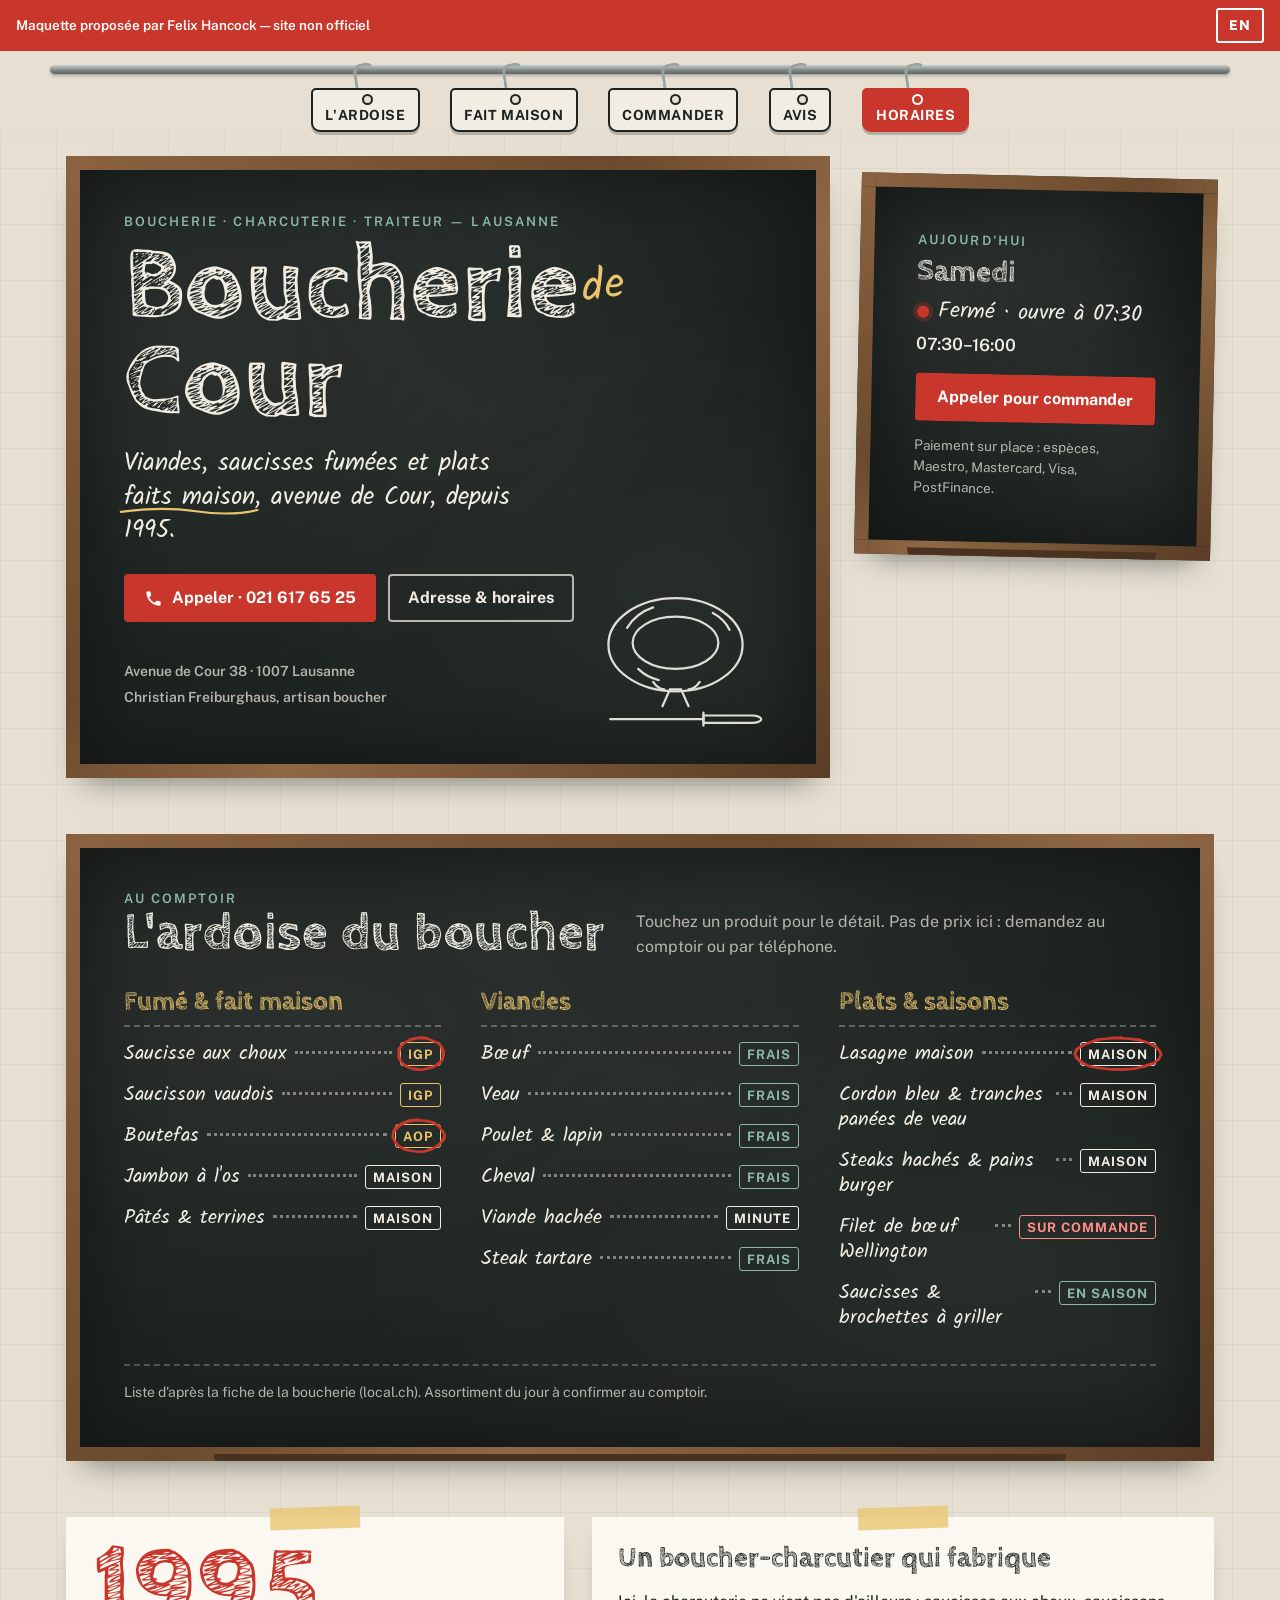
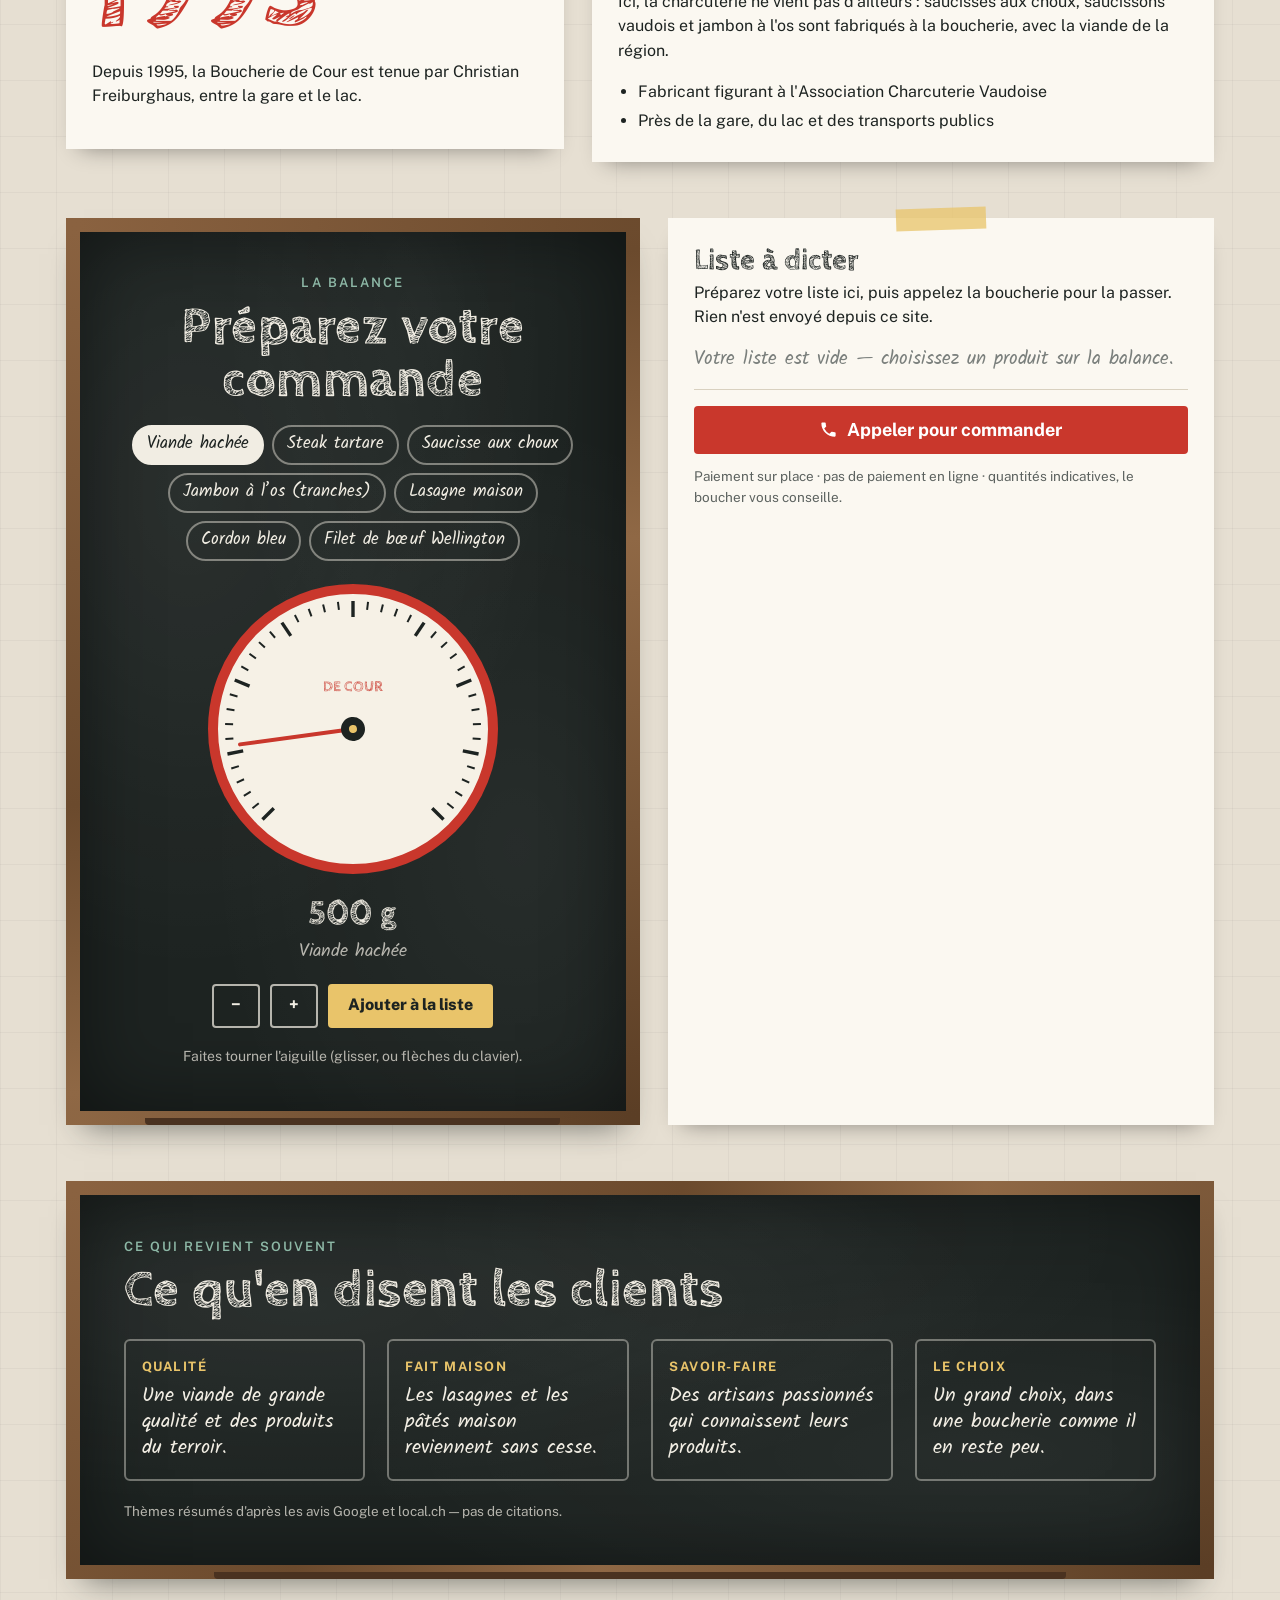
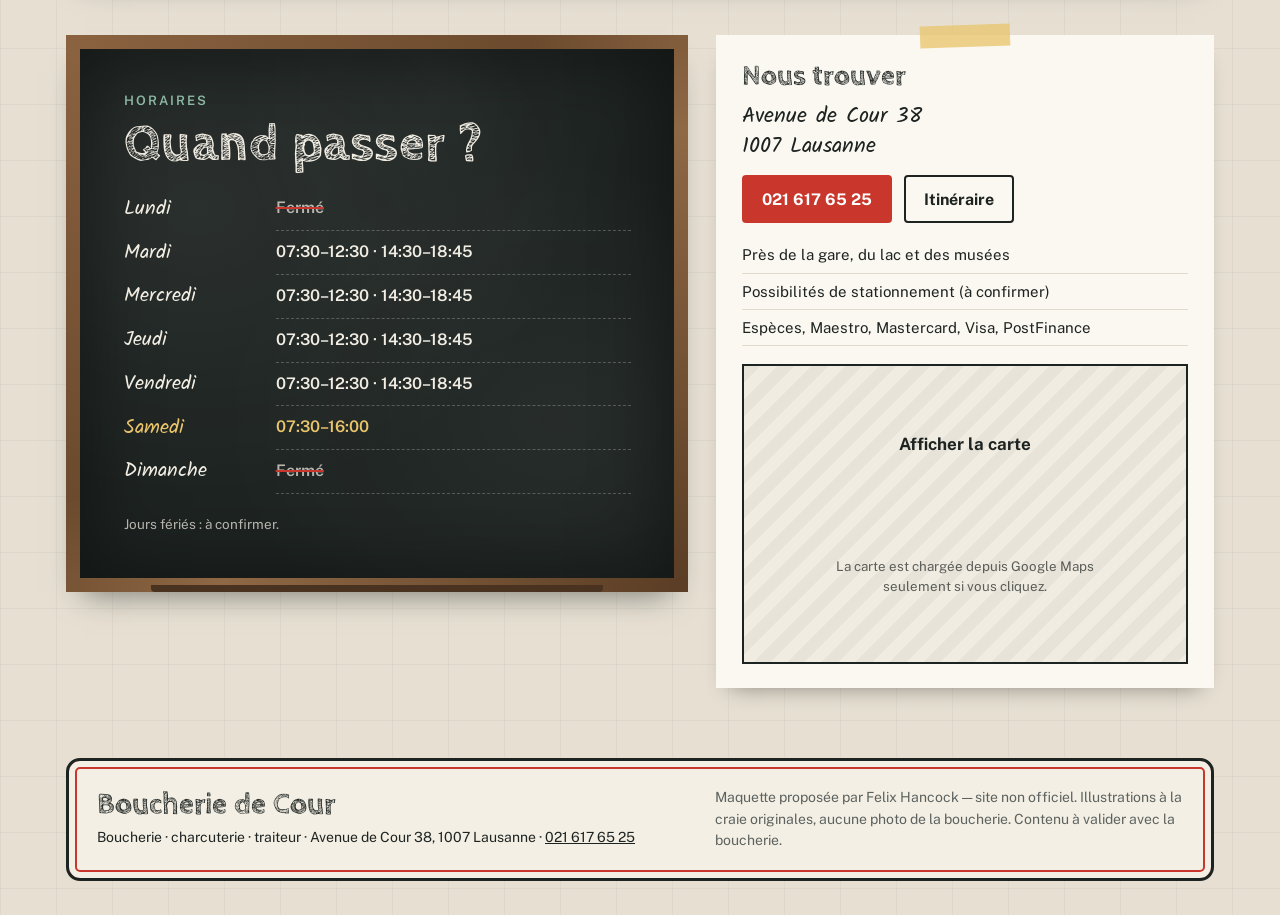
<file: boucherie-de-cour/index.html>
<!doctype html>
<html lang="fr">
<head>
<meta charset="utf-8">
<meta name="viewport" content="width=device-width,initial-scale=1">
<meta name="robots" content="noindex">
<title>Boucherie de Cour — boucherie artisanale, Lausanne (maquette)</title>
<meta name="description" content="Maquette de site pour la Boucherie de Cour, avenue de Cour 38 à Lausanne : charcuterie fumée maison, viandes, plats maison. Proposition non officielle.">
<link rel="stylesheet" href="/assets/fonts/fonts.css">
<style>
:root{
  --slate:#1D2321; --slate2:#2B3431; --chalk:#F1EDE3; --chalk2:rgba(241,237,227,.72);
  --red:#C9372C; --yellow:#E9C46A; --mint:#8DB8A6; --oak:#7A5534; --oak2:#5B3E25; --steel:#9AA3A0;
  --wall:#E6DFD2;
  --display:'Cabin Sketch','Kalam',system-ui,sans-serif;
  --hand:'Kalam','Cabin Sketch',system-ui,sans-serif;
  --body:'Public Sans',system-ui,-apple-system,Segoe UI,sans-serif;
}
*{box-sizing:border-box}
html{scroll-behavior:smooth;scroll-padding-top:110px}
body{margin:0;background:var(--wall);color:var(--slate);font:16px/1.55 var(--body);
  background-image:linear-gradient(90deg,rgba(0,0,0,.035) 1px,transparent 1px),linear-gradient(rgba(0,0,0,.035) 1px,transparent 1px);
  background-size:56px 56px;overflow-x:hidden}
[data-en]{display:none}
body.en [data-fr]{display:none}
body.en [data-en]{display:revert}
a{color:inherit}
button{font:inherit}
.vh{position:absolute!important;width:1px;height:1px;overflow:hidden;clip:rect(0 0 0 0);white-space:nowrap}
:focus-visible{outline:3px solid var(--yellow);outline-offset:3px}

/* ===== concept banner ===== */
.banner{display:flex;align-items:center;justify-content:space-between;gap:12px;padding:8px 16px;background:var(--red);color:#fff;font-size:13.5px;font-weight:600}
.banner p{margin:0}
.lang{flex:none;border:2px solid #fff;background:transparent;color:#fff;border-radius:3px;padding:5px 11px;font-weight:800;letter-spacing:.06em;cursor:pointer}
.lang:hover{background:#fff;color:var(--red)}

/* ===== hook rail nav ===== */
.rail{position:sticky;top:0;z-index:20;background:linear-gradient(var(--wall) 0 70%,rgba(230,223,210,0));padding:0 16px 10px}
.rail-inner{max-width:1180px;margin:0 auto;position:relative;padding-top:14px}
.rail-bar{position:absolute;left:0;right:0;top:14px;height:9px;border-radius:5px;background:linear-gradient(#c9d0cd,#7d8683 60%,#5d6562);box-shadow:0 2px 3px rgba(0,0,0,.25)}
.rail ul{list-style:none;margin:0;padding:0;display:flex;gap:clamp(10px,2.4vw,34px);justify-content:center;position:relative}
.rail li{flex:none}
.rail a{display:block;text-decoration:none;transform-origin:50% 0;padding-top:4px;position:relative}
.rail a::before{content:"";display:block;width:16px;height:26px;margin:-6px auto -4px;border:3px solid var(--steel);border-bottom:0;border-radius:9px 9px 0 0;border-right-color:transparent;transform:rotate(-8deg)}
.tag{display:block;background:var(--chalk);border:2px solid var(--slate);border-radius:5px 5px 9px 9px;padding:6px 12px 7px;font:700 14px/1.1 var(--body);letter-spacing:.04em;text-transform:uppercase;box-shadow:0 3px 0 rgba(29,35,33,.25);position:relative;white-space:nowrap}
.tag::before{content:"";position:absolute;left:50%;top:4px;width:7px;height:7px;margin-left:-3.5px;border-radius:50%;background:var(--wall);border:2px solid var(--slate)}
.tag b{display:block;padding-top:12px}
.rail a.on .tag{background:var(--red);color:#fff;border-color:var(--red)}
.rail a.on .tag::before{border-color:#fff;background:var(--red)}
@media (hover:hover) and (prefers-reduced-motion:no-preference){.rail a:hover{animation:swing .9s ease-out}}
@keyframes swing{0%{transform:rotate(0)}20%{transform:rotate(9deg)}45%{transform:rotate(-6deg)}70%{transform:rotate(3deg)}100%{transform:rotate(0)}}

/* ===== boards ===== */
main{max-width:1180px;margin:0 auto;padding:6px 16px 40px}
.board{position:relative;background:var(--slate);color:var(--chalk);border:14px solid var(--oak);border-image:linear-gradient(135deg,#8a6240,#6b4a2d 40%,#8f6845 60%,#5b3e25) 1;
  box-shadow:0 18px 30px -18px rgba(29,35,33,.6),inset 0 0 80px rgba(0,0,0,.45);
  background-image:radial-gradient(ellipse at 20% 30%,rgba(255,255,255,.06),transparent 55%),radial-gradient(ellipse at 80% 70%,rgba(255,255,255,.045),transparent 50%),radial-gradient(ellipse at 60% 10%,rgba(255,255,255,.03),transparent 40%);
  padding:clamp(20px,3.4vw,44px)}
.board::after{content:"";position:absolute;left:12%;right:12%;bottom:-14px;height:7px;background:#4a3220;border-radius:0 0 4px 4px}
.chalk{font-family:var(--hand)}
.h-chalk{font:700 clamp(30px,4.4vw,52px)/1.02 var(--display);margin:0;letter-spacing:.01em;text-wrap:balance}
.eyebrow{font:600 13px/1.2 var(--body);letter-spacing:.16em;text-transform:uppercase;color:var(--mint);margin:0 0 10px}
.muted{color:var(--chalk2)}
.grid-top{display:grid;grid-template-columns:minmax(0,2.15fr) minmax(0,1fr);gap:28px;align-items:start;margin-top:8px}
.hero{min-height:420px;display:flex;flex-direction:column;justify-content:space-between;gap:26px;overflow:hidden}
.hero h1{font:700 clamp(44px,8.2vw,104px)/.92 var(--display);margin:0;letter-spacing:.005em}
.hero h1 .de{display:inline-block;font-family:var(--hand);font-weight:400;font-size:.42em;color:var(--yellow);transform:rotate(-6deg) translateY(-.4em);margin:0 .12em}
.hero .lead{font:400 clamp(19px,2.1vw,25px)/1.35 var(--hand);max-width:30ch;margin:16px 0 0}
.hl{position:relative;display:inline-block;white-space:nowrap}
.hl svg{position:absolute;left:-8%;top:-22%;width:116%;height:144%;overflow:visible;pointer-events:none}
.hl svg path{fill:none;stroke:var(--red);stroke-width:2.6;stroke-linecap:round;stroke-linejoin:round}
.hl.u svg{top:auto;bottom:-.14em;height:.5em;left:-2%;width:104%}
.hl.u svg path{stroke:var(--yellow);stroke-width:3}
.btns{display:flex;flex-wrap:wrap;gap:12px;align-items:center}
.btn{display:inline-flex;align-items:center;gap:9px;min-height:48px;padding:11px 18px;border-radius:4px;font:700 16px/1.1 var(--body);text-decoration:none;cursor:pointer;border:2px solid transparent;transition:transform .15s ease,background-color .15s ease}
.btn:active{transform:scale(.97)}
.btn-red{background:var(--red);color:#fff}
.btn-red:hover{background:#b02d23}
.btn-line{border-color:var(--chalk2);color:var(--chalk)}
.btn-line:hover{background:rgba(241,237,227,.08)}
.btn svg{width:19px;height:19px;flex:none}
.hero-art{position:absolute;right:clamp(10px,3vw,40px);bottom:clamp(14px,3vw,34px);width:clamp(140px,17vw,205px);opacity:.92;pointer-events:none}
.hero-meta{display:flex;flex-wrap:wrap;gap:8px 22px;font:600 14px/1.3 var(--body);color:var(--chalk2);max-width:60%}
.chalk-svg path,.chalk-svg circle,.chalk-svg ellipse,.chalk-svg line{fill:none;stroke:var(--chalk);stroke-width:2.4;stroke-linecap:round;stroke-linejoin:round}

.today{transform:rotate(1.2deg);margin-top:20px}
.today .day{font:700 30px/1 var(--display);margin:2px 0 12px}
.status{display:inline-flex;align-items:center;gap:9px;font:400 22px/1.2 var(--hand);margin:0 0 6px}
.status i{width:12px;height:12px;border-radius:50%;background:var(--steel);box-shadow:0 0 0 4px rgba(154,163,160,.2)}
.status.open i{background:var(--mint);box-shadow:0 0 0 4px rgba(141,184,166,.25)}
.status.closed i{background:var(--red);box-shadow:0 0 0 4px rgba(201,55,44,.25)}
.today .slots{font:600 17px/1.5 var(--body);margin:0 0 16px}
.today .note{font-size:13.5px;color:var(--chalk2);margin:14px 0 0}
.today .btn{width:100%;justify-content:center}

/* ===== ardoise ===== */
.sec{margin-top:56px}
.sec-head{display:flex;flex-wrap:wrap;align-items:end;justify-content:space-between;gap:10px 24px;margin-bottom:22px}
.sec-head p{max-width:52ch;margin:0}
.ardoise .cols{display:grid;grid-template-columns:repeat(3,minmax(0,1fr));gap:30px 40px;align-items:start;margin-top:28px}
.col h3{font:700 26px/1.1 var(--display);color:var(--yellow);margin:0 0 6px;padding-bottom:8px;border-bottom:2px dashed rgba(241,237,227,.3)}
.col ul{list-style:none;margin:0;padding:0}
.item summary{list-style:none;display:flex;align-items:baseline;gap:8px;padding:9px 0 7px;cursor:pointer;font:400 20px/1.25 var(--hand)}
.item summary::-webkit-details-marker{display:none}
.item summary .n{flex:0 1 auto}
.item summary .dots{flex:1 1 20px;min-width:16px;border-bottom:3px dotted rgba(241,237,227,.45);transform:translateY(-5px)}
.item summary .t{flex:none;font:700 13px/1 var(--body);letter-spacing:.08em;text-transform:uppercase;padding:5px 7px 4px;border:1.6px solid currentColor;border-radius:3px;color:var(--mint)}
.item summary .t.igp,.item summary .t.aop{color:var(--yellow)}
.item summary .t.cmd{color:#ff8f86}
.item summary .t.mais{color:var(--chalk)}
.item summary:hover .n{color:var(--yellow)}
.item p{margin:0 0 10px;padding:8px 12px;font-size:15px;color:var(--chalk2);border-left:3px solid var(--red);background:rgba(0,0,0,.16)}
.item[open] summary .n{color:var(--yellow)}
.board-foot{margin:26px 0 0;padding-top:16px;border-top:2px dashed rgba(241,237,227,.25);font-size:14px;color:var(--chalk2);display:flex;flex-wrap:wrap;gap:6px 22px}

/* ===== story strip (paper) ===== */
.story{display:grid;grid-template-columns:minmax(0,1fr) minmax(0,1.25fr);gap:28px;align-items:start}
.paper{background:#FBF8F1;color:var(--slate);padding:26px 26px 24px;box-shadow:0 12px 22px -14px rgba(0,0,0,.45);position:relative}
.paper::before{content:"";position:absolute;top:-10px;left:50%;width:90px;height:22px;margin-left:-45px;background:rgba(233,196,106,.75);transform:rotate(-2deg)}
.big{font:700 clamp(64px,9vw,112px)/.9 var(--display);color:var(--red);margin:0}
.story h3{font:700 28px/1.1 var(--display);margin:0 0 12px}
.story ul{margin:12px 0 0;padding-left:20px}
.story li{margin:4px 0}

/* ===== balance ===== */
.balance-wrap{display:grid;grid-template-columns:minmax(0,1.05fr) minmax(0,1fr);gap:28px;align-items:start}
.scale{display:grid;gap:18px;justify-items:center;text-align:center}
.picks{display:flex;flex-wrap:wrap;gap:8px;justify-content:center}
.pick{border:2px solid rgba(241,237,227,.45);background:transparent;color:var(--chalk);border-radius:999px;padding:7px 13px;font:400 17px/1.1 var(--hand);cursor:pointer;min-height:40px}
.pick[aria-pressed="true"]{background:var(--chalk);color:var(--slate);border-color:var(--chalk)}
.dial{position:relative;width:min(300px,78vw);aspect-ratio:1;touch-action:none;cursor:grab;user-select:none}
.dial:active{cursor:grabbing}
.dial svg{width:100%;height:100%;display:block}
.dial .face{fill:#F6F1E6}
.dial .ring{fill:none;stroke:var(--red);stroke-width:10}
.dial .tick{stroke:var(--slate);stroke-width:2}
.dial .tick.big{stroke-width:3.4}
.dial .num{font:700 13px var(--body);fill:var(--slate)}
.dial .needle{transition:transform .5s cubic-bezier(.3,1.6,.5,1);transform-origin:150px 150px}
.dial.drag .needle{transition:none}
.dial .brand{font:700 15px var(--display);fill:var(--red)}
.readout{font:700 34px/1 var(--display);margin:0}
.readout small{font:400 18px var(--hand);color:var(--chalk2);display:block;margin-top:6px}
.step{display:flex;gap:10px;justify-content:center;flex-wrap:wrap}
.step button{min-width:48px;min-height:44px;border:2px solid var(--chalk2);background:transparent;color:var(--chalk);border-radius:4px;font-weight:800;cursor:pointer}
.step .add{background:var(--yellow);border-color:var(--yellow);color:var(--slate);padding:0 18px}
.list{min-height:100%}
.list h3{font:700 30px/1.1 var(--display);margin:0 0 4px}
.list ol{list-style:none;margin:16px 0;padding:0;font:400 21px/1.35 var(--hand);border-top:1px solid #d9d1c0}
.list li{display:flex;justify-content:space-between;align-items:center;gap:10px;padding:7px 0;border-bottom:1px solid #d9d1c0}
.list li button{border:0;background:none;color:var(--red);font:700 22px/1 var(--body);cursor:pointer;min-width:40px;min-height:40px}
.list .empty{font:400 19px/1.4 var(--hand);color:#7a7f7c;margin:16px 0}
.list .btn-red{width:100%;justify-content:center;font-size:18px}
.list .fine{font-size:13.5px;color:#5c625f;margin:12px 0 0}
.copy{background:none;border:2px solid var(--slate);color:var(--slate);border-radius:4px;padding:9px 14px;font-weight:700;cursor:pointer;margin-top:10px;width:100%;min-height:44px}

/* ===== avis ===== */
.notes{display:grid;grid-template-columns:repeat(4,minmax(0,1fr));gap:22px;margin-top:22px;align-items:start}
.note-c{border:2px solid rgba(241,237,227,.4);border-radius:6px;padding:18px 16px;font:400 20px/1.3 var(--hand)}
.note-c:nth-child(2){transform:rotate(-1.2deg)}
.note-c:nth-child(3){transform:rotate(.9deg)}
.note-c b{display:block;font:700 13px/1.2 var(--body);letter-spacing:.12em;text-transform:uppercase;color:var(--yellow);margin-bottom:8px}
.src{font-size:13.5px;color:var(--chalk2);margin:20px 0 0}

/* ===== horaires ===== */
.visit{display:grid;grid-template-columns:minmax(0,1.25fr) minmax(0,1fr);gap:28px;align-items:start}
.tt{width:100%;border-collapse:collapse;margin-top:16px;font-size:16px}
.tt th{text-align:left;font:400 20px/1.2 var(--hand);padding:9px 8px 9px 0;width:30%}
.tt td{padding:9px 0;border-bottom:1px dashed rgba(241,237,227,.25);font-weight:600}
.tt tr.closed td{color:var(--chalk2);text-decoration:line-through;text-decoration-color:var(--red);text-decoration-thickness:2px}
.tt tr.is-today th,.tt tr.is-today td{color:var(--yellow)}
.addr{font:400 22px/1.35 var(--hand);margin:0 0 14px}
.facts{list-style:none;padding:0;margin:14px 0 18px;font-size:15px}
.facts li{padding:6px 0;border-bottom:1px solid #e2dacb}
.mapbox{height:300px;border:2px solid var(--slate);margin-top:6px;background:#F1ECE1;overflow:hidden}
.map-consent{width:100%;height:100%;min-height:260px;border:0;display:grid;place-items:center;gap:8px;padding:20px;background:repeating-linear-gradient(135deg,rgba(0,0,0,.04) 0 12px,transparent 12px 24px);color:inherit;font:inherit;cursor:pointer;text-align:center}.map-consent b{font-size:17px}.map-consent small{opacity:.7;max-width:34ch}

/* ===== footer plaque ===== */
footer{max-width:1180px;margin:30px auto 0;padding:0 16px 34px}
.plaque{background:#F4EFE4;border:3px solid var(--slate);border-radius:14px;box-shadow:inset 0 0 0 6px #F4EFE4,inset 0 0 0 8px var(--red);padding:26px 28px;display:flex;flex-wrap:wrap;gap:14px 30px;align-items:center;justify-content:space-between}
.plaque strong{font:700 30px/1 var(--display)}
.plaque p{margin:0;font-size:14px}
.plaque .small{color:#5c625f;max-width:52ch}

/* ===== blur-fade (Magic UI) ===== */
.bf{opacity:0;transform:translateY(-6px);filter:blur(6px);transition:opacity .5s ease,transform .5s ease,filter .5s ease}
.bf.in{opacity:1;transform:none;filter:none}
.no-js .bf{opacity:1;transform:none;filter:none}

@media (max-width:900px){
  .grid-top,.story,.balance-wrap,.visit{grid-template-columns:minmax(0,1fr)}
  .ardoise .cols{grid-template-columns:minmax(0,1fr)}
  .notes{grid-template-columns:repeat(2,minmax(0,1fr))}
  .today{transform:none;margin-top:0}
  .hero-meta{max-width:none}
}
@media (max-width:640px){
  html{scroll-padding-top:96px}
  .rail{padding:0 0 8px}
  .rail-inner{overflow-x:auto;scrollbar-width:none;padding:14px 16px 4px}
  .rail-inner::-webkit-scrollbar{display:none}
  .rail ul{justify-content:flex-start;gap:12px;width:max-content}
  .rail-bar{left:0;right:auto;width:100%;min-width:640px}
  .tag{font-size:12.5px;padding:5px 10px 6px}
  .board{border-width:10px;padding:20px 16px}
  .board::after{bottom:-10px}
  .hero{min-height:0}
  .hero-art{position:static;width:150px;align-self:flex-end;margin-top:-10px}
  .notes{grid-template-columns:minmax(0,1fr)}
  .note-c:nth-child(n){transform:none}
  .item summary{font-size:19px}
  .banner{font-size:12.5px}
  .plaque{padding:20px}
}
@media (prefers-reduced-motion:reduce){
  html{scroll-behavior:auto}
  .bf{opacity:1;transform:none;filter:none;transition:none}
  .dial .needle{transition:none}
  .hl svg path{transition:none!important;stroke-dashoffset:0!important}
}
</style>
</head>
<body class="no-js">
<div class="banner" role="note">
  <p><span data-fr>Maquette proposée par Felix Hancock — site non officiel</span><span data-en>Proposed mock-up by Felix Hancock — not the official site</span></p>
  <button class="lang" type="button" aria-pressed="false" aria-label="Switch to English / Passer en français"><span data-fr>EN</span><span data-en>FR</span></button>
</div>

<nav class="rail" aria-label="Sections">
  <div class="rail-inner">
    <div class="rail-bar" aria-hidden="true"></div>
    <ul>
      <li><a href="#ardoise"><span class="tag"><b><span data-fr>L'ardoise</span><span data-en>The board</span></b></span></a></li>
      <li><a href="#maison"><span class="tag"><b><span data-fr>Fait maison</span><span data-en>Home-made</span></b></span></a></li>
      <li><a href="#balance"><span class="tag"><b><span data-fr>Commander</span><span data-en>Order</span></b></span></a></li>
      <li><a href="#avis"><span class="tag"><b><span data-fr>Avis</span><span data-en>Reviews</span></b></span></a></li>
      <li><a href="#horaires"><span class="tag"><b><span data-fr>Horaires</span><span data-en>Hours</span></b></span></a></li>
    </ul>
  </div>
</nav>

<main>
  <div class="grid-top">
    <header class="board hero" id="top">
      <div>
        <p class="eyebrow"><span data-fr>Boucherie · charcuterie · traiteur — Lausanne</span><span data-en>Butcher · charcuterie · deli — Lausanne</span></p>
        <h1>Boucherie<span class="de">de</span><br>Cour</h1>
        <p class="lead chalk"><span data-fr>Viandes, saucisses fumées et plats <span class="hl u" data-hl>faits maison</span>, avenue de Cour, depuis 1995.</span><span data-en>Meat, smoked sausages and <span class="hl u" data-hl>home-made</span> dishes on avenue de Cour, since 1995.</span></p>
      </div>
      <div class="btns">
        <a class="btn btn-red" href="tel:+41216176525"><svg viewBox="0 0 24 24" aria-hidden="true"><path fill="currentColor" d="M6.6 10.8a15.1 15.1 0 0 0 6.6 6.6l2.2-2.2a1 1 0 0 1 1-.25 11.4 11.4 0 0 0 3.6.57 1 1 0 0 1 1 1V20a1 1 0 0 1-1 1A17 17 0 0 1 3 4a1 1 0 0 1 1-1h3.5a1 1 0 0 1 1 1c0 1.25.2 2.45.57 3.6a1 1 0 0 1-.25 1z"/></svg><span data-fr>Appeler · 021 617 65 25</span><span data-en>Call · 021 617 65 25</span></a>
        <a class="btn btn-line" href="#horaires"><span data-fr>Adresse &amp; horaires</span><span data-en>Address &amp; hours</span></a>
      </div>
      <p class="hero-meta"><span>Avenue de Cour 38 · 1007 Lausanne</span><span data-fr>Christian Freiburghaus, artisan boucher</span><span data-en>Christian Freiburghaus, master butcher</span></p>
      <svg class="hero-art chalk-svg" viewBox="0 0 220 170" aria-hidden="true">
        <!-- chalk drawing: ring of saucisse aux choux tied with string + knife (original illustration) -->
        <ellipse cx="110" cy="78" rx="72" ry="50"/>
        <ellipse cx="110" cy="76" rx="46" ry="28"/>
        <path d="M86 118c4 6 8 8 12 8M124 126c4 0 8-2 12-8"/>
        <path d="M104 126l-8 18M116 126l8 18M104 126h12"/>
        <path d="M58 60c6-10 16-18 28-22M150 44c8 4 14 10 18 18M70 104c6 6 14 10 22 12"/>
        <line x1="40" y1="158" x2="140" y2="158"/>
        <path d="M140 154h52c6 0 10 2 10 4s-4 4-10 4h-52z"/>
        <line x1="140" y1="151" x2="140" y2="165"/>
      </svg>
    </header>

    <aside class="board today" aria-label="Aujourd'hui / Today">
      <p class="eyebrow"><span data-fr>Aujourd'hui</span><span data-en>Today</span></p>
      <p class="day" id="today-day">—</p>
      <p class="status" id="today-status"><i></i><span data-fr>Horaires ci-dessous</span><span data-en>See hours below</span></p>
      <p class="slots" id="today-slots"></p>
      <a class="btn btn-red" href="tel:+41216176525"><span data-fr>Appeler pour commander</span><span data-en>Call to order</span></a>
      <p class="note"><span data-fr>Paiement sur place&nbsp;: espèces, Maestro, Mastercard, Visa, PostFinance.</span><span data-en>Pay in store: cash, Maestro, Mastercard, Visa, PostFinance.</span></p>
    </aside>
  </div>

  <section class="sec" id="ardoise" aria-labelledby="h-ardoise">
    <div class="board ardoise">
      <div class="sec-head">
        <div>
          <p class="eyebrow"><span data-fr>Au comptoir</span><span data-en>At the counter</span></p>
          <h2 class="h-chalk" id="h-ardoise"><span data-fr>L'ardoise du boucher</span><span data-en>The butcher's board</span></h2>
        </div>
        <p class="muted"><span data-fr>Touchez un produit pour le détail. Pas de prix ici&nbsp;: demandez au comptoir ou par téléphone.</span><span data-en>Tap an item for details. No prices here: just ask at the counter or by phone.</span></p>
      </div>
      <div class="cols">
        <div class="col" id="maison">
          <h3><span data-fr>Fumé &amp; fait maison</span><span data-en>Smoked &amp; home-made</span></h3>
          <ul>
            <li class="bf"><details class="item"><summary><span class="n"><span data-fr>Saucisse aux choux</span><span data-en>Saucisse aux choux (cabbage sausage)</span></span><span class="dots"></span><span class="t igp hl" data-hl="circle">IGP</span></summary><p><span data-fr>La grande spécialité vaudoise, fabriquée à la boucherie.</span><span data-en>The great Vaud speciality, made in-house.</span></p></details></li>
            <li class="bf"><details class="item"><summary><span class="n"><span data-fr>Saucisson vaudois</span><span data-en>Saucisson vaudois</span></span><span class="dots"></span><span class="t igp">IGP</span></summary><p><span data-fr>Fabrication artisanale, à cuire.</span><span data-en>Hand-made, to be cooked.</span></p></details></li>
            <li class="bf"><details class="item"><summary><span class="n">Boutefas</span><span class="dots"></span><span class="t aop hl" data-hl="circle">AOP</span></summary><p><span data-fr>La spécialité du Pays de Vaud, au comptoir.</span><span data-en>The Vaud speciality, at the counter.</span></p></details></li>
            <li class="bf"><details class="item"><summary><span class="n"><span data-fr>Jambon à l'os</span><span data-en>Ham on the bone</span></span><span class="dots"></span><span class="t mais"><span data-fr>Maison</span><span data-en>Home-made</span></span></summary><p><span data-fr>Fait maison, tranché à la demande.</span><span data-en>Home-made, sliced to order.</span></p></details></li>
            <li class="bf"><details class="item"><summary><span class="n"><span data-fr>Pâtés &amp; terrines</span><span data-en>Pâtés &amp; terrines</span></span><span class="dots"></span><span class="t mais"><span data-fr>Maison</span><span data-en>Home-made</span></span></summary><p><span data-fr>Pâtés vaudois et terrines maison — souvent cités dans les avis.</span><span data-en>Vaud pâtés and home-made terrines — often mentioned in reviews.</span></p></details></li>
          </ul>
        </div>
        <div class="col">
          <h3><span data-fr>Viandes</span><span data-en>Meat</span></h3>
          <ul>
            <li class="bf"><details class="item"><summary><span class="n"><span data-fr>Bœuf</span><span data-en>Beef</span></span><span class="dots"></span><span class="t"><span data-fr>Frais</span><span data-en>Fresh</span></span></summary><p><span data-fr>Entrecôte, côte de bœuf, bouilli, brochettes…</span><span data-en>Entrecôte, rib of beef, boiling beef, skewers…</span></p></details></li>
            <li class="bf"><details class="item"><summary><span class="n"><span data-fr>Veau</span><span data-en>Veal</span></span><span class="dots"></span><span class="t"><span data-fr>Frais</span><span data-en>Fresh</span></span></summary><p><span data-fr>Pièces de veau au détail.</span><span data-en>Veal cuts.</span></p></details></li>
            <li class="bf"><details class="item"><summary><span class="n"><span data-fr>Poulet &amp; lapin</span><span data-en>Chicken &amp; rabbit</span></span><span class="dots"></span><span class="t"><span data-fr>Frais</span><span data-en>Fresh</span></span></summary><p><span data-fr>Volaille et lapin au comptoir.</span><span data-en>Poultry and rabbit at the counter.</span></p></details></li>
            <li class="bf"><details class="item"><summary><span class="n"><span data-fr>Cheval</span><span data-en>Horse</span></span><span class="dots"></span><span class="t"><span data-fr>Frais</span><span data-en>Fresh</span></span></summary><p><span data-fr>Viande de cheval disponible.</span><span data-en>Horse meat available.</span></p></details></li>
            <li class="bf"><details class="item"><summary><span class="n"><span data-fr>Viande hachée</span><span data-en>Minced meat</span></span><span class="dots"></span><span class="t mais"><span data-fr>Minute</span><span data-en>Fresh</span></span></summary><p><span data-fr>D'après les avis Google, hachée devant vous — c'est devenu rare.</span><span data-en>According to Google reviews, minced in front of you — a rare thing now.</span></p></details></li>
            <li class="bf"><details class="item"><summary><span class="n">Steak tartare</span><span class="dots"></span><span class="t"><span data-fr>Frais</span><span data-en>Fresh</span></span></summary><p><span data-fr>Préparé à la boucherie.</span><span data-en>Prepared in the shop.</span></p></details></li>
          </ul>
        </div>
        <div class="col">
          <h3><span data-fr>Plats &amp; saisons</span><span data-en>Dishes &amp; seasons</span></h3>
          <ul>
            <li class="bf"><details class="item"><summary><span class="n"><span data-fr>Lasagne maison</span><span data-en>Home-made lasagne</span></span><span class="dots"></span><span class="t mais hl" data-hl="circle"><span data-fr>Maison</span><span data-en>Home-made</span></span></summary><p><span data-fr>Le plat le plus cité dans les avis Google.</span><span data-en>The dish mentioned most in Google reviews.</span></p></details></li>
            <li class="bf"><details class="item"><summary><span class="n"><span data-fr>Cordon bleu &amp; tranches panées de veau</span><span data-en>Cordon bleu &amp; breaded veal</span></span><span class="dots"></span><span class="t mais"><span data-fr>Maison</span><span data-en>Home-made</span></span></summary><p><span data-fr>Prêts à cuire.</span><span data-en>Ready to cook.</span></p></details></li>
            <li class="bf"><details class="item"><summary><span class="n"><span data-fr>Steaks hachés &amp; pains burger</span><span data-en>Burger patties &amp; buns</span></span><span class="dots"></span><span class="t mais"><span data-fr>Maison</span><span data-en>Home-made</span></span></summary><p><span data-fr>Tout pour les burgers du week-end.</span><span data-en>Everything for weekend burgers.</span></p></details></li>
            <li class="bf"><details class="item"><summary><span class="n"><span data-fr>Filet de bœuf Wellington</span><span data-en>Beef Wellington</span></span><span class="dots"></span><span class="t cmd"><span data-fr>Sur commande</span><span data-en>To order</span></span></summary><p><span data-fr>Uniquement sur commande — appelez à l'avance.</span><span data-en>Made to order only — call ahead.</span></p></details></li>
            <li class="bf"><details class="item"><summary><span class="n"><span data-fr>Saucisses &amp; brochettes à griller</span><span data-en>Grilling sausages &amp; skewers</span></span><span class="dots"></span><span class="t"><span data-fr>En saison</span><span data-en>In season</span></span></summary><p><span data-fr>En saison, grand choix pour les grillades.</span><span data-en>In season, a wide choice for the barbecue.</span></p></details></li>
          </ul>
        </div>
      </div>
      <p class="board-foot"><span data-fr>Liste d'après la fiche de la boucherie (local.ch). Assortiment du jour à confirmer au comptoir.</span><span data-en>List based on the shop's own directory entry (local.ch). Today's selection to be confirmed at the counter.</span></p>
    </div>
  </section>

  <section class="sec story" aria-labelledby="h-story">
    <div class="paper">
      <p class="big">1995</p>
      <p><span data-fr>Depuis 1995, la Boucherie de Cour est tenue par Christian Freiburghaus, entre la gare et le lac.</span><span data-en>Since 1995, Boucherie de Cour has been run by Christian Freiburghaus, between the station and the lake.</span></p>
    </div>
    <div class="paper">
      <h3 id="h-story"><span data-fr>Un boucher-charcutier qui fabrique</span><span data-en>A butcher who still makes things</span></h3>
      <p><span data-fr>Ici, la charcuterie ne vient pas d'ailleurs&nbsp;: saucisses aux choux, saucissons vaudois et jambon à l'os sont fabriqués à la boucherie, avec la viande de la région.</span><span data-en>Here the charcuterie isn't bought in: cabbage sausages, saucissons vaudois and ham on the bone are made on site, with meat from the region.</span></p>
      <ul>
        <li><span data-fr>Fabricant figurant à l'Association Charcuterie Vaudoise</span><span data-en>Listed as a producer by the Association Charcuterie Vaudoise</span></li>
        <li><span data-fr>Près de la gare, du lac et des transports publics</span><span data-en>Close to the station, the lake and public transport</span></li>
      </ul>
    </div>
  </section>

  <section class="sec" id="balance" aria-labelledby="h-balance">
    <div class="balance-wrap">
      <div class="board scale">
        <div>
          <p class="eyebrow"><span data-fr>La balance</span><span data-en>The scale</span></p>
          <h2 class="h-chalk" id="h-balance"><span data-fr>Préparez votre commande</span><span data-en>Prepare your order</span></h2>
        </div>
        <div class="picks" role="group" aria-label="Produit / Item" id="picks"></div>
        <!-- Signature interaction: drag the needle of a butcher's dial scale -->
        <div class="dial" id="dial" role="slider" tabindex="0" aria-label="Quantité / Quantity" aria-valuemin="100" aria-valuemax="3000" aria-valuenow="500">
          <svg viewBox="0 0 300 300" aria-hidden="true">
            <circle class="face" cx="150" cy="150" r="140"/>
            <circle class="ring" cx="150" cy="150" r="140"/>
            <g id="ticks"></g>
            <text class="brand" x="150" y="112" text-anchor="middle">DE COUR</text>
            <g class="needle" id="needle"><path d="M150 150 L150 36" stroke="#C9372C" stroke-width="4" stroke-linecap="round"/><circle cx="150" cy="150" r="12" fill="#1D2321"/><circle cx="150" cy="150" r="4" fill="#E9C46A"/></g>
          </svg>
        </div>
        <p class="readout" id="readout" aria-live="polite">500 g</p>
        <div class="step">
          <button type="button" id="minus" aria-label="Moins / Less">−</button>
          <button type="button" id="plus" aria-label="Plus / More">+</button>
          <button type="button" class="add" id="add"><span data-fr>Ajouter à la liste</span><span data-en>Add to list</span></button>
        </div>
        <p class="muted" style="margin:0;font-size:14px"><span data-fr>Faites tourner l'aiguille (glisser, ou flèches du clavier).</span><span data-en>Turn the needle (drag, or arrow keys).</span></p>
      </div>
      <div class="paper list">
        <h3><span data-fr>Liste à dicter</span><span data-en>List to read out</span></h3>
        <p style="margin:0"><span data-fr>Préparez votre liste ici, puis appelez la boucherie pour la passer. Rien n'est envoyé depuis ce site.</span><span data-en>Prepare your list here, then call the shop to place it. Nothing is sent from this site.</span></p>
        <p class="empty" id="empty"><span data-fr>Votre liste est vide — choisissez un produit sur la balance.</span><span data-en>Your list is empty — pick an item on the scale.</span></p>
        <ol id="list"></ol>
        <a class="btn btn-red" href="tel:+41216176525"><svg viewBox="0 0 24 24" aria-hidden="true"><path fill="currentColor" d="M6.6 10.8a15.1 15.1 0 0 0 6.6 6.6l2.2-2.2a1 1 0 0 1 1-.25 11.4 11.4 0 0 0 3.6.57 1 1 0 0 1 1 1V20a1 1 0 0 1-1 1A17 17 0 0 1 3 4a1 1 0 0 1 1-1h3.5a1 1 0 0 1 1 1c0 1.25.2 2.45.57 3.6a1 1 0 0 1-.25 1z"/></svg><span data-fr>Appeler pour commander</span><span data-en>Call to order</span></a>
        <button type="button" class="copy" id="copy" hidden><span data-fr>Copier la liste</span><span data-en>Copy the list</span></button>
        <p class="fine"><span data-fr>Paiement sur place · pas de paiement en ligne · quantités indicatives, le boucher vous conseille.</span><span data-en>Pay in store · no online payment · quantities are a guide, the butcher will advise.</span></p>
      </div>
    </div>
  </section>

  <section class="sec" id="avis" aria-labelledby="h-avis">
    <div class="board">
      <p class="eyebrow"><span data-fr>Ce qui revient souvent</span><span data-en>What comes up often</span></p>
      <h2 class="h-chalk" id="h-avis"><span data-fr>Ce qu'en disent les clients</span><span data-en>What customers say</span></h2>
      <div class="notes">
        <div class="note-c bf"><b><span data-fr>Qualité</span><span data-en>Quality</span></b><span data-fr>Une viande de grande qualité et des produits du terroir.</span><span data-en>High-quality meat and local produce.</span></div>
        <div class="note-c bf"><b><span data-fr>Fait maison</span><span data-en>Home-made</span></b><span data-fr>Les lasagnes et les pâtés maison reviennent sans cesse.</span><span data-en>The home-made lasagne and pâtés keep coming up.</span></div>
        <div class="note-c bf"><b><span data-fr>Savoir-faire</span><span data-en>Craft</span></b><span data-fr>Des artisans passionnés qui connaissent leurs produits.</span><span data-en>Passionate craftspeople who know their products.</span></div>
        <div class="note-c bf"><b><span data-fr>Le choix</span><span data-en>Choice</span></b><span data-fr>Un grand choix, dans une boucherie comme il en reste peu.</span><span data-en>A wide choice, and the kind of butcher's that is becoming rare.</span></div>
      </div>
      <p class="src"><span data-fr>Thèmes résumés d'après les avis Google et local.ch — pas de citations.</span><span data-en>Themes summarised from Google and local.ch reviews — not quotes.</span></p>
    </div>
  </section>

  <section class="sec visit" id="horaires" aria-labelledby="h-horaires">
    <div class="board">
      <p class="eyebrow"><span data-fr>Horaires</span><span data-en>Opening hours</span></p>
      <h2 class="h-chalk" id="h-horaires"><span data-fr>Quand passer&nbsp;?</span><span data-en>When to drop by?</span></h2>
      <table class="tt">
        <tbody id="tt">
          <tr data-d="1" class="closed"><th><span data-fr>Lundi</span><span data-en>Monday</span></th><td><span data-fr>Fermé</span><span data-en>Closed</span></td></tr>
          <tr data-d="2"><th><span data-fr>Mardi</span><span data-en>Tuesday</span></th><td>07:30–12:30 · 14:30–18:45</td></tr>
          <tr data-d="3"><th><span data-fr>Mercredi</span><span data-en>Wednesday</span></th><td>07:30–12:30 · 14:30–18:45</td></tr>
          <tr data-d="4"><th><span data-fr>Jeudi</span><span data-en>Thursday</span></th><td>07:30–12:30 · 14:30–18:45</td></tr>
          <tr data-d="5"><th><span data-fr>Vendredi</span><span data-en>Friday</span></th><td>07:30–12:30 · 14:30–18:45</td></tr>
          <tr data-d="6"><th><span data-fr>Samedi</span><span data-en>Saturday</span></th><td>07:30–16:00</td></tr>
          <tr data-d="0" class="closed"><th><span data-fr>Dimanche</span><span data-en>Sunday</span></th><td><span data-fr>Fermé</span><span data-en>Closed</span></td></tr>
        </tbody>
      </table>
      <p class="src"><span data-fr>Jours fériés&nbsp;: à confirmer.</span><span data-en>Public holidays: to be confirmed.</span></p>
    </div>
    <div class="paper">
      <h3 style="font:700 28px/1.1 var(--display);margin:0 0 10px"><span data-fr>Nous trouver</span><span data-en>Find us</span></h3>
      <p class="addr">Avenue de Cour 38<br>1007 Lausanne</p>
      <div class="btns">
        <a class="btn btn-red" href="tel:+41216176525">021 617 65 25</a>
        <a class="btn" style="border-color:var(--slate)" href="https://www.google.com/maps/dir/?api=1&amp;destination=Avenue%20de%20Cour%2038%2C%201007%20Lausanne" target="_blank" rel="noopener"><span data-fr>Itinéraire</span><span data-en>Directions</span></a>
      </div>
      <ul class="facts">
        <li><span data-fr>Près de la gare, du lac et des musées</span><span data-en>Near the station, the lake and museums</span></li>
        <li><span data-fr>Possibilités de stationnement (à confirmer)</span><span data-en>Parking nearby (to be confirmed)</span></li>
        <li><span data-fr>Espèces, Maestro, Mastercard, Visa, PostFinance</span><span data-en>Cash, Maestro, Mastercard, Visa, PostFinance</span></li>
      </ul>
      <div class="mapbox">
        <button type="button" class="map-consent" data-src="https://maps.google.com/maps?q=Avenue%20de%20Cour%2038%2C%201007%20Lausanne&output=embed" data-title="Carte : Avenue de Cour 38, Lausanne"><b><span data-fr>Afficher la carte</span><span data-en>Show the map</span></b><small><span data-fr>La carte est chargée depuis Google Maps seulement si vous cliquez.</span><span data-en>The map loads from Google Maps only when you click.</span></small></button>
      </div>
    </div>
  </section>
</main>

<footer>
  <div class="plaque">
    <div>
      <strong>Boucherie de Cour</strong>
      <p style="margin-top:6px"><span data-fr>Boucherie · charcuterie · traiteur · Avenue de Cour 38, 1007 Lausanne · </span><span data-en>Butcher · charcuterie · deli · Avenue de Cour 38, 1007 Lausanne · </span><a href="tel:+41216176525">021 617 65 25</a></p>
    </div>
    <p class="small"><span data-fr>Maquette proposée par Felix Hancock — site non officiel. Illustrations à la craie originales, aucune photo de la boucherie. Contenu à valider avec la boucherie.</span><span data-en>Proposed mock-up by Felix Hancock — not the official site. Original chalk illustrations, no photos of the shop. Content to be validated with the owner.</span></p>
  </div>
</footer>

<script>document.querySelectorAll('.map-consent').forEach(function(b){b.addEventListener('click',function(){var f=document.createElement('iframe');f.src=b.dataset.src;f.title=b.dataset.title||'Carte';f.loading='lazy';f.style.cssText='width:100%;height:100%;min-height:260px;border:0;display:block';f.referrerPolicy='no-referrer-when-downgrade';b.replaceWith(f)})});</script>
<script>
(function(){
  var body=document.body, html=document.documentElement;
  body.classList.remove('no-js');
  var reduce=window.matchMedia('(prefers-reduced-motion: reduce)').matches;
  var en=function(){return body.classList.contains('en')};

  /* language toggle */
  var lb=document.querySelector('.lang');
  lb.addEventListener('click',function(){var on=body.classList.toggle('en');lb.setAttribute('aria-pressed',on);html.lang=on?'en':'fr';renderToday();renderPicks();renderList();renderReadout();redrawHL()});

  /* today (Europe/Zurich) */
  var H={0:null,1:null,2:[['07:30','12:30'],['14:30','18:45']],3:[['07:30','12:30'],['14:30','18:45']],4:[['07:30','12:30'],['14:30','18:45']],5:[['07:30','12:30'],['14:30','18:45']],6:[['07:30','16:00']]};
  var DF=['Dimanche','Lundi','Mardi','Mercredi','Jeudi','Vendredi','Samedi'],DE=['Sunday','Monday','Tuesday','Wednesday','Thursday','Friday','Saturday'];
  function zurichNow(){try{var p=new Intl.DateTimeFormat('en-GB',{timeZone:'Europe/Zurich',weekday:'short',hour:'2-digit',minute:'2-digit',hour12:false}).formatToParts(new Date());var o={};p.forEach(function(x){o[x.type]=x.value});return{d:['Sun','Mon','Tue','Wed','Thu','Fri','Sat'].indexOf(o.weekday),m:(+o.hour%24)*60+(+o.minute)}}catch(e){var n=new Date();return{d:n.getDay(),m:n.getHours()*60+n.getMinutes()}}}
  function mins(s){var a=s.split(':');return +a[0]*60+ +a[1]}
  function renderToday(){
    var t=zurichNow(),h=H[t.d],st=document.getElementById('today-status'),sl=document.getElementById('today-slots');
    document.getElementById('today-day').textContent=(en()?DE:DF)[t.d];
    var open=false,next=null;
    if(h){h.forEach(function(r){if(t.m>=mins(r[0])&&t.m<mins(r[1]))open=r[1];if(!next&&t.m<mins(r[0]))next=r[0]})}
    st.className='status '+(open?'open':'closed');
    var txt=open?(en()?'Open until '+open:'Ouvert jusqu’à '+open):(next?(en()?'Closed · opens at '+next:'Fermé · ouvre à '+next):(en()?'Closed now':'Fermé maintenant'));
    st.innerHTML='<i></i>'+txt;
    sl.textContent=h?h.map(function(r){return r[0]+'–'+r[1]}).join(' · '):(en()?'Closed all day':'Fermé toute la journée');
    document.querySelectorAll('#tt tr').forEach(function(r){r.classList.toggle('is-today',+r.dataset.d===t.d)});
  }
  renderToday();

  /* Effect adapted from Magic UI (MIT) — see /assets/vendor/LICENSE-magicui.txt : blur-fade */
  var bfs=document.querySelectorAll('.bf');
  if(reduce||!('IntersectionObserver' in window)){bfs.forEach(function(e){e.classList.add('in')})}
  else{var io=new IntersectionObserver(function(es){es.forEach(function(e){if(e.isIntersecting){var i=[].indexOf.call(e.target.parentNode.children,e.target);e.target.style.transitionDelay=(i*60)+'ms';e.target.classList.add('in');io.unobserve(e.target)}})},{rootMargin:'0px 0px -40px 0px'});bfs.forEach(function(e){io.observe(e)})}

  /* Effect adapted from Magic UI (MIT) — see /assets/vendor/LICENSE-magicui.txt : highlighter (hand-drawn chalk circle / underline) */
  function rough(w,h,type,seed){
    var r=function(){seed=(seed*9301+49297)%233280;return seed/233280-.5};
    if(type==='circle'){var cx=w/2,cy=h/2,rx=w/2,ry=h/2,d='';for(var k=0;k<2;k++){var a0=-1.9+r()*.3;for(var i=0;i<=24;i++){var a=a0+i/24*(Math.PI*2+.45),j=1+r()*.07;d+=(i?'L':'M')+(cx+Math.cos(a)*rx*j).toFixed(1)+' '+(cy+Math.sin(a)*ry*j).toFixed(1)}}return d}
    return 'M0 '+(h*.55).toFixed(1)+' Q'+(w*.3)+' '+(h*.15+r()*4).toFixed(1)+' '+(w*.55)+' '+(h*.5).toFixed(1)+' T'+w+' '+(h*.4).toFixed(1);
  }
  var hls=[].slice.call(document.querySelectorAll('[data-hl]'));
  function drawHL(el,animate){
    var old=el.querySelector('svg.hlsvg');if(old)old.remove();
    var w=el.offsetWidth,h=el.offsetHeight;if(!w)return;
    var type=el.dataset.hl==='circle'?'circle':'u';
    var ns='http://www.w3.org/2000/svg',s=document.createElementNS(ns,'svg'),p=document.createElementNS(ns,'path');
    s.setAttribute('class','hlsvg');s.setAttribute('aria-hidden','true');
    var vw=type==='circle'?w*1.16:w*1.04,vh=type==='circle'?h*1.44:h*.5;
    s.setAttribute('viewBox','0 0 '+vw.toFixed(1)+' '+vh.toFixed(1));s.setAttribute('preserveAspectRatio','none');
    p.setAttribute('d',rough(vw,vh,type,w*7+h));s.appendChild(p);
    if(type==='circle'){el.classList.add('hl')}
    el.appendChild(s);
    if(animate&&!reduce){var L=p.getTotalLength();p.style.strokeDasharray=L;p.style.strokeDashoffset=L;p.getBoundingClientRect();p.style.transition='stroke-dashoffset .9s ease-out';requestAnimationFrame(function(){p.style.strokeDashoffset=0})}
  }
  function redrawHL(){hls.forEach(function(el){if(el.dataset.shown)drawHL(el,false)})}
  if('IntersectionObserver' in window){var hio=new IntersectionObserver(function(es){es.forEach(function(e){if(e.isIntersecting){e.target.dataset.shown=1;drawHL(e.target,true);hio.unobserve(e.target)}})},{rootMargin:'0px 0px -12% 0px'});hls.forEach(function(e){hio.observe(e)})}
  else hls.forEach(function(e){e.dataset.shown=1;drawHL(e,false)});
  var rt;window.addEventListener('resize',function(){clearTimeout(rt);rt=setTimeout(redrawHL,150)});
  document.querySelectorAll('details.item').forEach(function(d){d.addEventListener('toggle',redrawHL)});

  /* rail: active tag */
  var links=[].slice.call(document.querySelectorAll('.rail a'));
  if('IntersectionObserver' in window){var sio=new IntersectionObserver(function(es){es.forEach(function(e){if(e.isIntersecting){links.forEach(function(a){a.classList.toggle('on',a.getAttribute('href')==='#'+e.target.id)})}})},{rootMargin:'-45% 0px -50% 0px'});['ardoise','maison','balance','avis','horaires'].forEach(function(id){var el=document.getElementById(id);if(el)sio.observe(el)})}

  /* ===== signature: the dial scale ===== */
  var ITEMS=[
    {id:'hache',fr:'Viande hachée',en:'Minced meat',u:'g',min:100,max:3000,step:50,v:500},
    {id:'tartare',fr:'Steak tartare',en:'Steak tartare',u:'g',min:100,max:2000,step:50,v:300},
    {id:'choux',fr:'Saucisse aux choux',en:'Saucisse aux choux',u:'pc',min:1,max:12,step:1,v:1},
    {id:'jambon',fr:'Jambon à l’os (tranches)',en:'Ham on the bone (sliced)',u:'g',min:100,max:2000,step:50,v:200},
    {id:'lasagne',fr:'Lasagne maison',en:'Home-made lasagne',u:'por',min:1,max:12,step:1,v:2},
    {id:'cordon',fr:'Cordon bleu',en:'Cordon bleu',u:'pc',min:1,max:12,step:1,v:2},
    {id:'wellington',fr:'Filet de bœuf Wellington',en:'Beef Wellington',u:'pers',min:2,max:12,step:1,v:4}
  ];
  var cur=ITEMS[0],val=cur.v,list=[];
  var dial=document.getElementById('dial'),needle=document.getElementById('needle'),readout=document.getElementById('readout');
  (function ticks(){var g=document.getElementById('ticks'),ns='http://www.w3.org/2000/svg';for(var i=0;i<=40;i++){var a=(-135+i*270/40)*Math.PI/180,big=i%5===0,r1=big?112:120,l=document.createElementNS(ns,'line');l.setAttribute('x1',150+Math.sin(a)*r1);l.setAttribute('y1',150-Math.cos(a)*r1);l.setAttribute('x2',150+Math.sin(a)*128);l.setAttribute('y2',150-Math.cos(a)*128);l.setAttribute('class','tick'+(big?' big':''));g.appendChild(l)}})();
  function unitLabel(it,v){var u=it.u;if(u==='g')return v>=1000?(v/1000).toLocaleString(en()?'en-GB':'fr-CH')+' kg':v+' g';if(u==='pc')return v+(en()?(v>1?' pieces':' piece'):(v>1?' pièces':' pièce'));if(u==='por')return v+(en()?(v>1?' portions':' portion'):(v>1?' portions':' portion'));return (en()?'for ':'pour ')+v+(en()?' people':' personnes')}
  function renderReadout(){readout.innerHTML=unitLabel(cur,val)+'<small>'+(en()?cur.en:cur.fr)+'</small>';dial.setAttribute('aria-valuemin',cur.min);dial.setAttribute('aria-valuemax',cur.max);dial.setAttribute('aria-valuenow',val);dial.setAttribute('aria-valuetext',unitLabel(cur,val));var f=(val-cur.min)/(cur.max-cur.min);needle.style.transform='rotate('+(-135+f*270)+'deg)'}
  function setVal(v){v=Math.round(v/cur.step)*cur.step;val=Math.max(cur.min,Math.min(cur.max,v));renderReadout()}
  function renderPicks(){var w=document.getElementById('picks');w.innerHTML='';ITEMS.forEach(function(it){var b=document.createElement('button');b.type='button';b.className='pick';b.textContent=en()?it.en:it.fr;b.setAttribute('aria-pressed',it===cur);b.addEventListener('click',function(){cur=it;val=it.v;renderPicks();renderReadout()});w.appendChild(b)})}
  function angleFrom(e){var r=dial.getBoundingClientRect(),x=e.clientX-r.left-r.width/2,y=e.clientY-r.top-r.height/2,a=Math.atan2(x,-y)*180/Math.PI;return Math.max(-135,Math.min(135,a))}
  var dragging=false;
  dial.addEventListener('pointerdown',function(e){dragging=true;dial.classList.add('drag');dial.setPointerCapture(e.pointerId);setVal(cur.min+(angleFrom(e)+135)/270*(cur.max-cur.min))});
  dial.addEventListener('pointermove',function(e){if(dragging)setVal(cur.min+(angleFrom(e)+135)/270*(cur.max-cur.min))});
  ['pointerup','pointercancel'].forEach(function(t){dial.addEventListener(t,function(){dragging=false;dial.classList.remove('drag')})});
  dial.addEventListener('keydown',function(e){if(e.key==='ArrowRight'||e.key==='ArrowUp'){setVal(val+cur.step);e.preventDefault()}else if(e.key==='ArrowLeft'||e.key==='ArrowDown'){setVal(val-cur.step);e.preventDefault()}else if(e.key==='Home'){setVal(cur.min);e.preventDefault()}else if(e.key==='End'){setVal(cur.max);e.preventDefault()}});
  document.getElementById('plus').addEventListener('click',function(){setVal(val+cur.step)});
  document.getElementById('minus').addEventListener('click',function(){setVal(val-cur.step)});
  document.getElementById('add').addEventListener('click',function(){var ex=list.filter(function(l){return l.it===cur})[0];if(ex)ex.v=val;else list.push({it:cur,v:val});renderList()});
  function renderList(){var ol=document.getElementById('list');ol.innerHTML='';list.forEach(function(l,i){var li=document.createElement('li'),s=document.createElement('span'),b=document.createElement('button');s.textContent=(en()?l.it.en:l.it.fr)+' — '+unitLabel(l.it,l.v);b.type='button';b.textContent='×';b.setAttribute('aria-label',(en()?'Remove ':'Retirer ')+(en()?l.it.en:l.it.fr));b.addEventListener('click',function(){list.splice(i,1);renderList()});li.appendChild(s);li.appendChild(b);ol.appendChild(li)});document.getElementById('empty').hidden=list.length>0;document.getElementById('copy').hidden=!(list.length&&navigator.clipboard)}
  document.getElementById('copy').addEventListener('click',function(){var t=list.map(function(l){return '- '+(en()?l.it.en:l.it.fr)+' : '+unitLabel(l.it,l.v)}).join('\n');var btn=this;navigator.clipboard.writeText(t).then(function(){var o=btn.innerHTML;btn.textContent=en()?'Copied ✓':'Copié ✓';setTimeout(function(){btn.innerHTML=o},1600)}).catch(function(){})});
  renderPicks();renderReadout();renderList();
})();
</script>
</body>
</html>
</file>
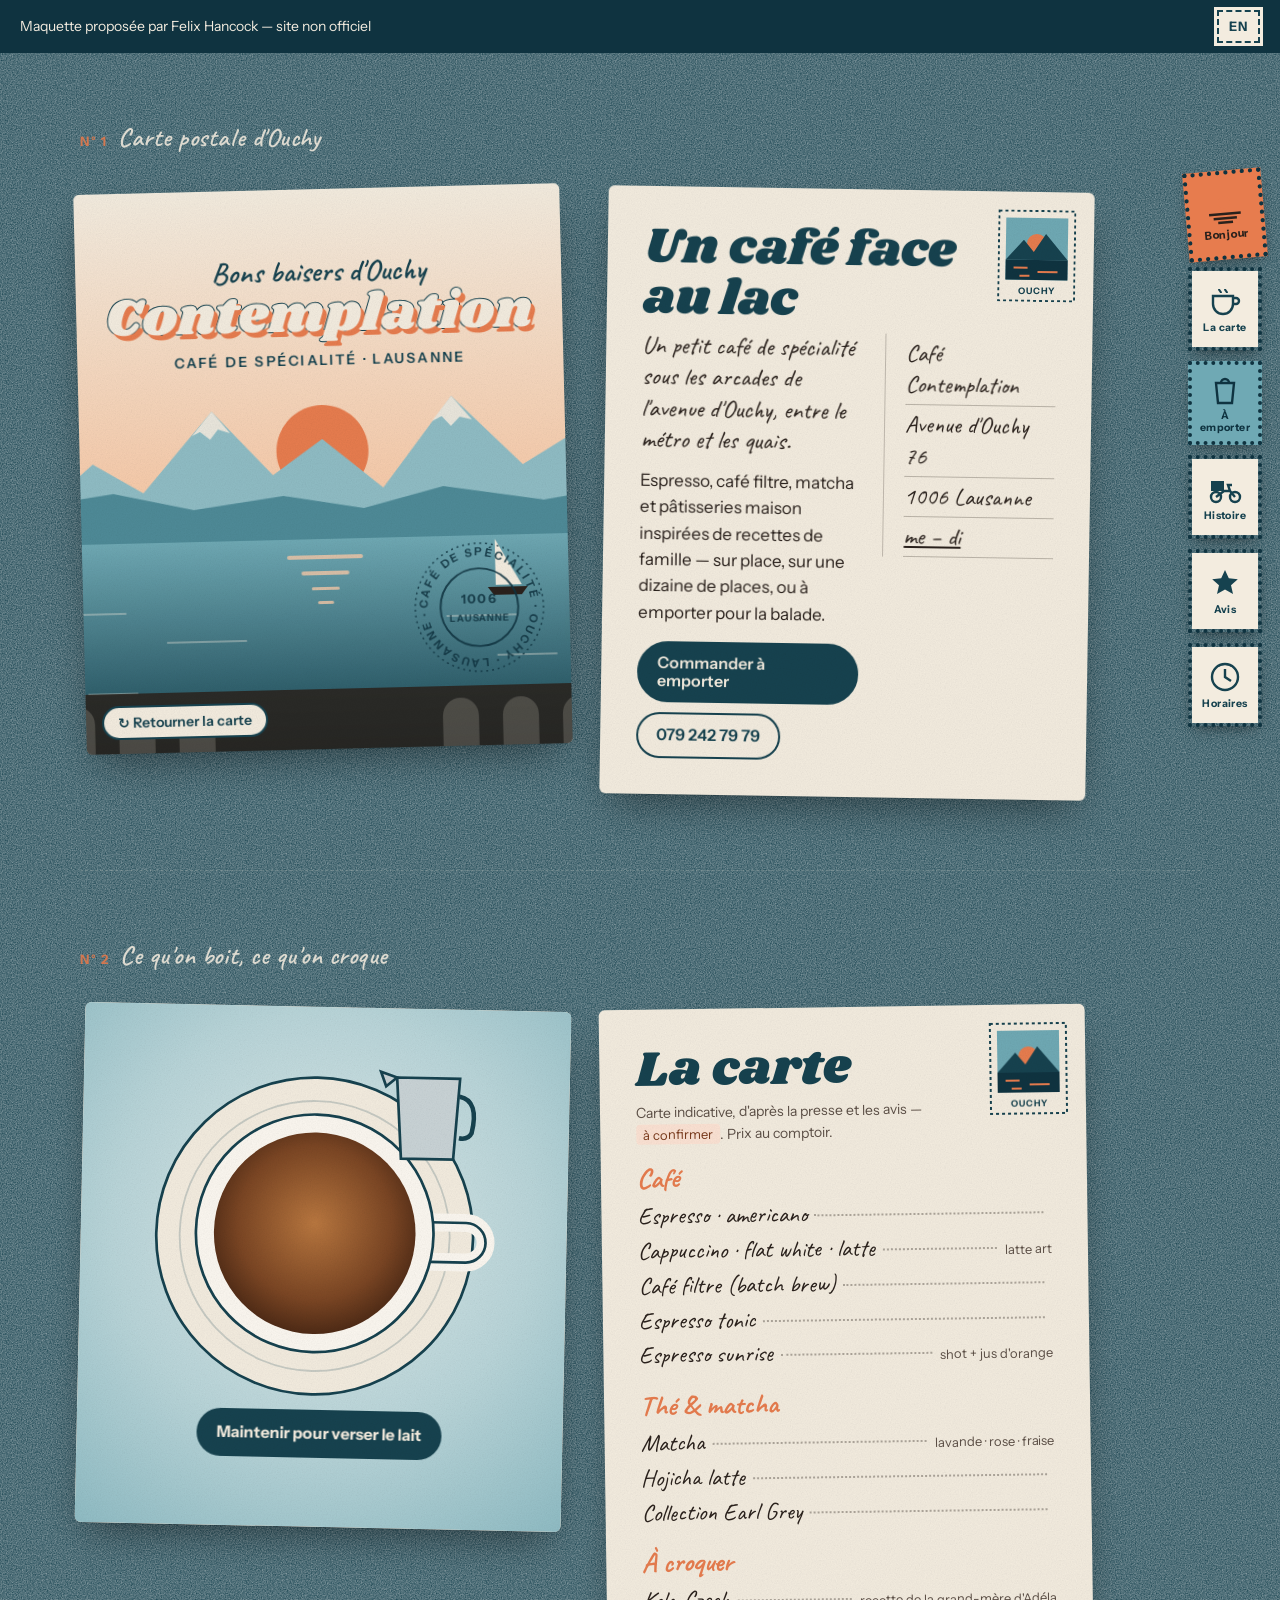
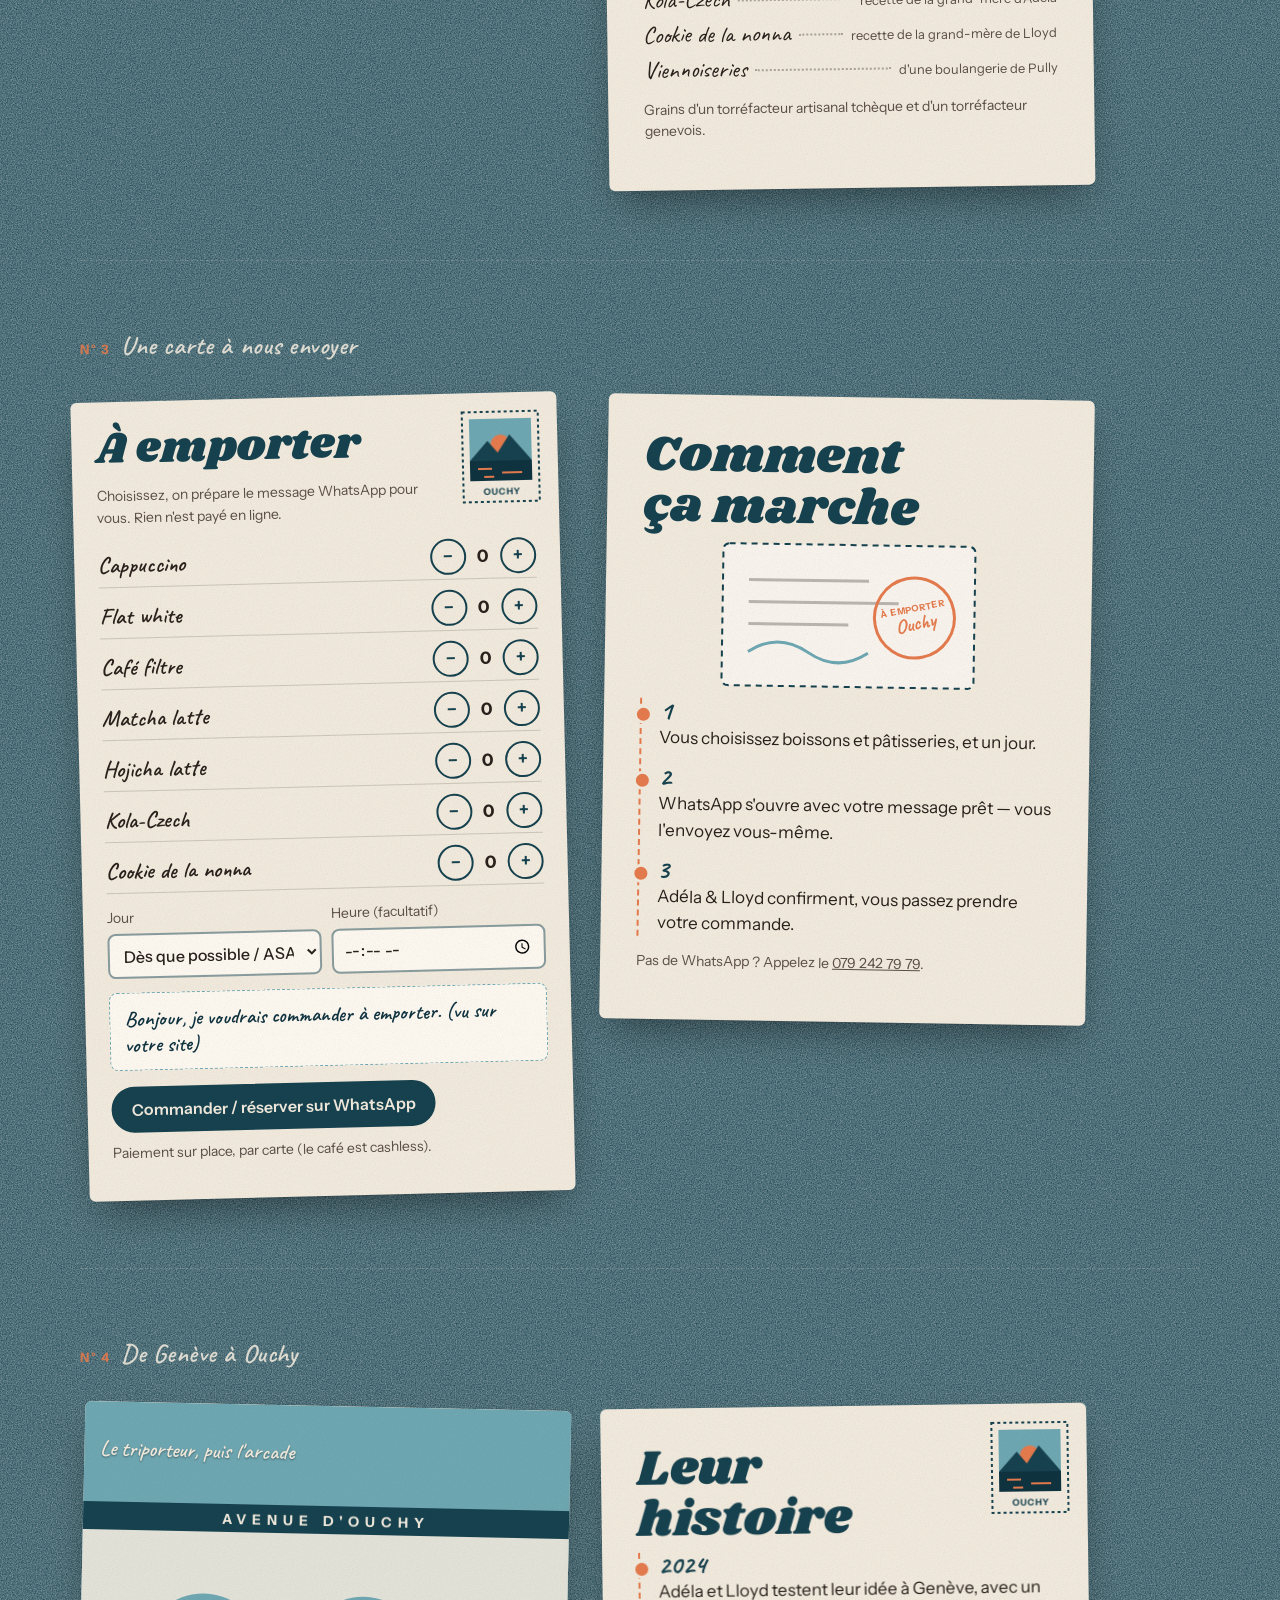
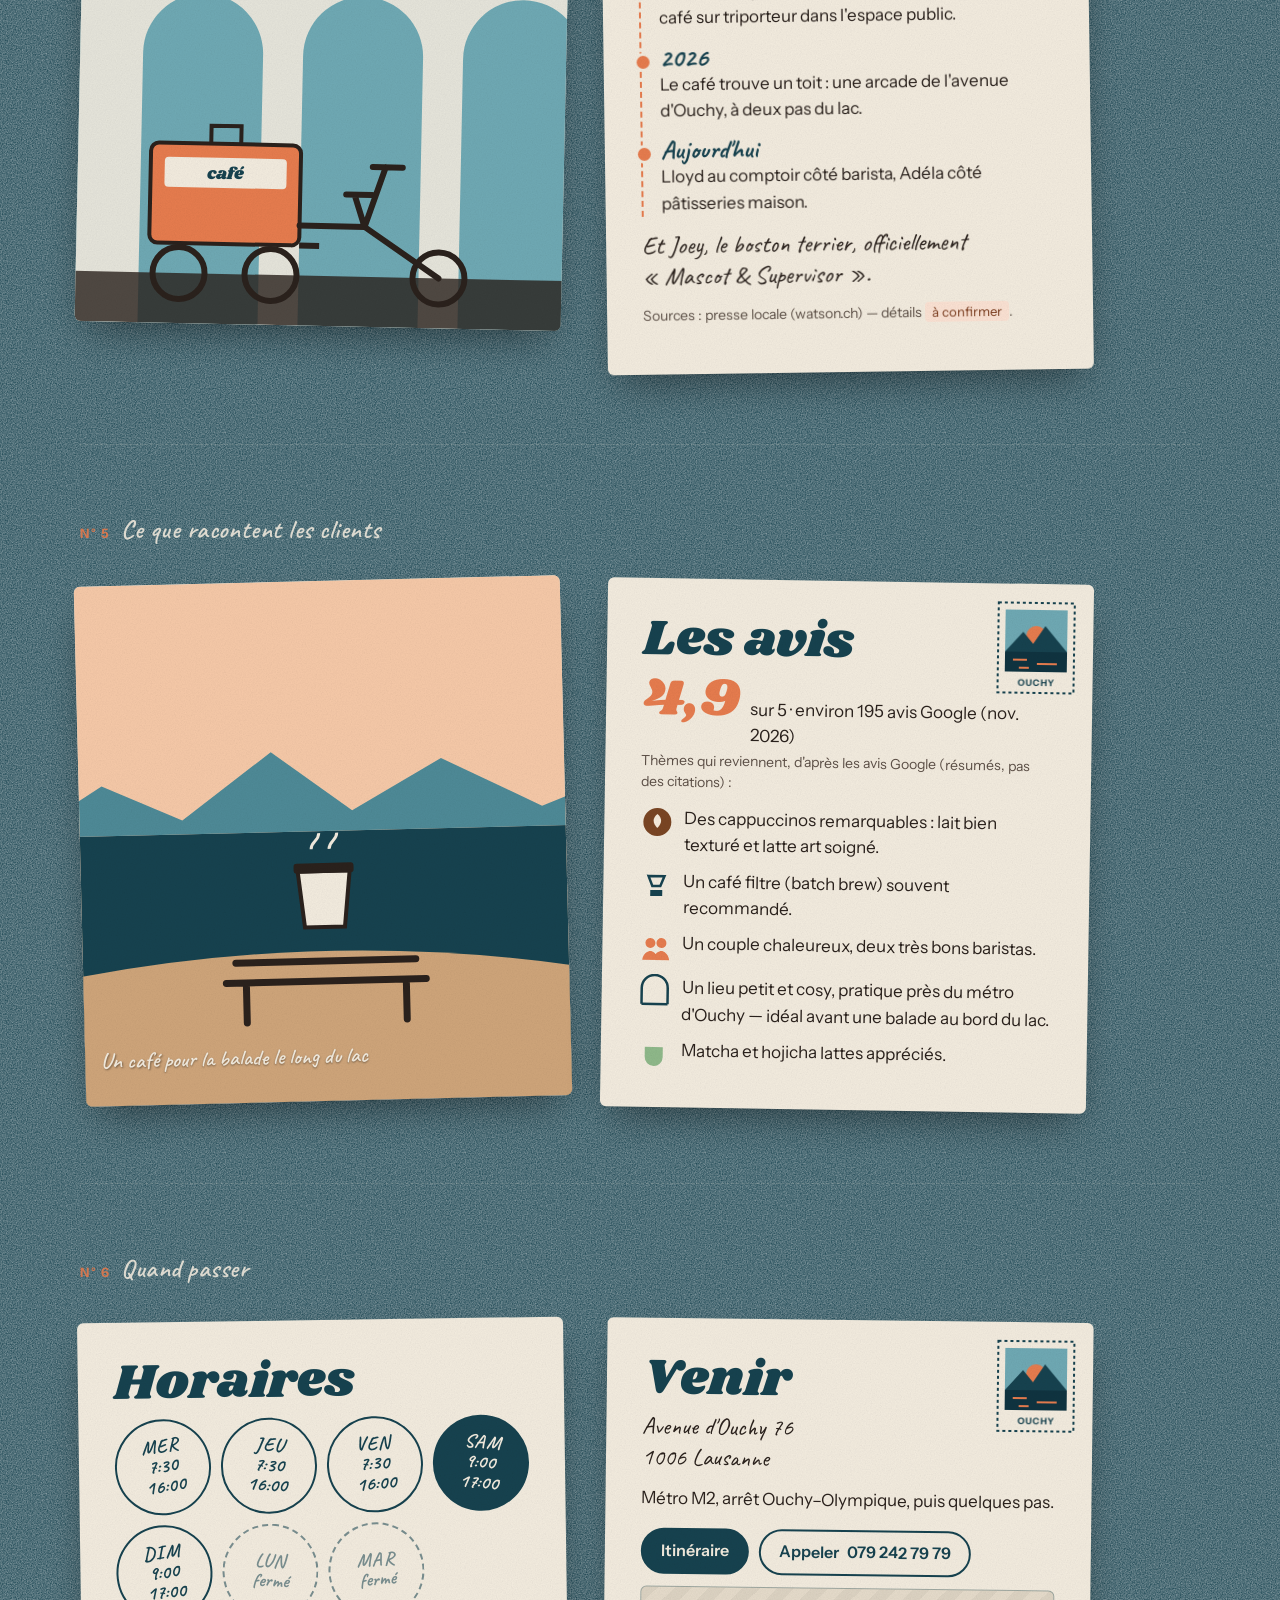
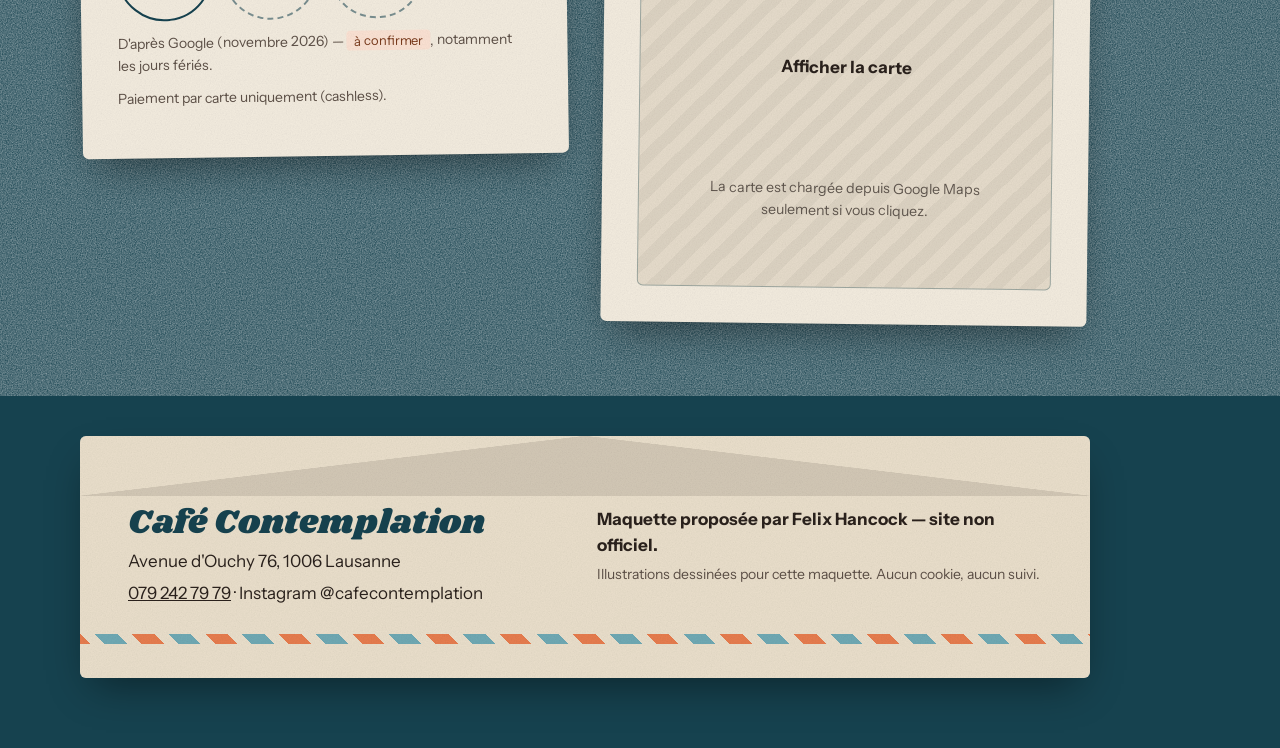
<file: cafe-contemplation/index.html>
<!doctype html>
<html lang="fr">
<head>
<meta charset="utf-8">
<meta name="viewport" content="width=device-width, initial-scale=1">
<meta name="robots" content="noindex">
<title>Café Contemplation — Ouchy, Lausanne (maquette)</title>
<meta name="description" content="Maquette non officielle : Café Contemplation, café de spécialité à l'avenue d'Ouchy 76, Lausanne.">
<link rel="stylesheet" href="/assets/fonts/fonts.css">
<style>
:root{
  --paper:#F3ECDF; --paper2:#EADFCB; --lake:#16424F; --lake2:#0F3340; --lakel:#6FA9B4;
  --apricot:#E77C4E; --ink:#2A211C; --crema:#CFA57A; --muted:#5d5047;
  --hand:'Caveat',cursive; --disp:'Shrikhand',Georgia,serif; --body:'Instrument Sans',system-ui,sans-serif;
}
*{box-sizing:border-box}
html{scroll-behavior:smooth}
body{margin:0;background:var(--lake);color:var(--ink);font:400 17px/1.55 var(--body);-webkit-font-smoothing:antialiased;overflow-x:hidden}
[data-en]{display:none} body.en [data-fr]{display:none} body.en [data-en]{display:revert}
a{color:inherit}
:focus-visible{outline:3px solid var(--apricot);outline-offset:3px}
.sr{position:absolute;width:1px;height:1px;overflow:hidden;clip:rect(0 0 0 0);white-space:nowrap}

/* ---------- banner ---------- */
.banner{position:relative;z-index:5;display:flex;align-items:center;justify-content:space-between;gap:12px;padding:10px 20px;background:var(--lake2);color:#F3ECDF;font-size:14px}
.banner p{margin:0}
.lang{flex:none;font:700 13px/1 var(--body);letter-spacing:.08em;background:var(--paper);color:var(--lake);border:2px dashed var(--lake);outline:3px solid var(--paper);padding:8px 10px;cursor:pointer}

/* ---------- table + noise ---------- */
/* Effect adapted from Magic UI (MIT) — see /assets/vendor/LICENSE-magicui.txt (noise-texture) */
.grain{position:relative;isolation:isolate}
.grain::after{content:"";position:absolute;inset:0;pointer-events:none;z-index:3;opacity:.55;mix-blend-mode:multiply;
  background-image:url("data:image/svg+xml,%3Csvg xmlns='http://www.w3.org/2000/svg' width='240' height='240'%3E%3Cfilter id='n'%3E%3CfeTurbulence type='fractalNoise' baseFrequency='.8' numOctaves='3' stitchTiles='stitch'/%3E%3CfeColorMatrix type='saturate' values='0'/%3E%3CfeComponentTransfer%3E%3CfeFuncR type='linear' slope='.35' intercept='.65'/%3E%3CfeFuncG type='linear' slope='.35' intercept='.65'/%3E%3CfeFuncB type='linear' slope='.35' intercept='.65'/%3E%3C/feComponentTransfer%3E%3C/filter%3E%3Crect width='100%25' height='100%25' filter='url(%23n)'/%3E%3C/svg%3E")}
main{padding:0 clamp(16px,4vw,48px)}
.pc{max-width:1120px;margin:0 auto;padding:clamp(40px,8vh,90px) 0;display:grid;grid-template-columns:minmax(0,1fr) minmax(0,1fr);gap:clamp(20px,3vw,44px);align-items:start;padding-right:110px}
.pc + .pc{border-top:1px dashed rgba(243,236,223,.18)}
.label{grid-column:1/-1;margin:0;color:#F3ECDF;font:600 26px/1 var(--hand);letter-spacing:.02em;opacity:.9}
.label b{font-family:var(--body);font-size:13px;letter-spacing:.14em;text-transform:uppercase;margin-right:10px;color:var(--apricot)}
.card{position:relative;background:var(--paper);border-radius:6px;box-shadow:0 1px 0 rgba(0,0,0,.08),0 18px 40px -12px rgba(0,0,0,.45);overflow:hidden}
.front{height:520px;transform:rotate(-1.4deg)}
.front svg.scene{position:absolute;inset:0;width:100%;height:100%;display:block}
.back{padding:clamp(22px,3vw,36px);transform:rotate(.9deg)}
.pc:nth-of-type(even) .front{transform:rotate(1.2deg)} .pc:nth-of-type(even) .back{transform:rotate(-.8deg)}
.back h2{font:400 clamp(34px,4vw,50px)/1.02 var(--disp);color:var(--lake);margin:0 0 6px;padding-right:96px}
.back h3{font:700 28px/1.1 var(--hand);margin:18px 0 4px;color:var(--apricot)}
.back p{margin:0 0 12px}
.back h2 + .note,.order .front h2 + .note{padding-right:92px}
.caption.top{top:14px;bottom:auto}
.hand{font-family:var(--hand);font-size:25px;line-height:1.25;color:var(--ink)}
.divline{display:grid;grid-template-columns:minmax(0,1.3fr) minmax(0,1fr);gap:22px;align-items:start}
.divline > :last-child{border-left:1.5px solid rgba(42,33,28,.25);padding-left:20px}
.addr{font-family:var(--hand);font-size:24px;line-height:1.3}
.addr span.l{display:block;border-bottom:1.5px solid rgba(42,33,28,.28);padding:4px 0}
.stamp-corner{position:absolute;top:18px;right:18px;width:78px;height:92px;z-index:2}
.caption{position:absolute;left:16px;bottom:12px;z-index:2;font:600 22px/1 var(--hand);color:#F3ECDF;text-shadow:0 1px 2px rgba(0,0,0,.4)}
.btns{display:flex;flex-wrap:wrap;gap:10px;margin-top:16px}
.btn{display:inline-flex;align-items:center;gap:8px;min-height:46px;padding:11px 18px;border-radius:999px;font:600 16px/1.1 var(--body);text-decoration:none;border:2px solid var(--lake);cursor:pointer}
.btn.wa{background:var(--lake);color:var(--paper)}
.btn.ghost{background:transparent;color:var(--lake)}
.btn.small{min-height:40px;padding:8px 14px;font-size:15px}
.note{font-size:14px;color:var(--muted)}
.tbc{font-size:13px;background:#fbe2d3;color:#7a3a1c;padding:2px 7px;border-radius:4px;white-space:nowrap}

/* ---------- hero ---------- */
.hero .front{height:560px}
.hero-title{position:absolute;left:0;right:0;top:12%;z-index:2;text-align:center;padding:0 18px}
.hero-title small{display:block;font:600 clamp(24px,3vw,30px)/1 var(--hand);color:var(--lake)}
.hero-title h1{margin:4px 0 0;font:400 clamp(34px,6vw,72px)/.95 var(--disp);font-size:11cqi;color:var(--paper);-webkit-text-stroke:2px var(--lake);paint-order:stroke fill;text-shadow:4px 5px 0 var(--apricot)}
.hero-title p{margin:10px 0 0;font:600 14px/1.3 var(--body);letter-spacing:.16em;text-transform:uppercase;color:var(--lake)}
/* Effect adapted from Magic UI (MIT) — see /assets/vendor/LICENSE-magicui.txt (spinning-text) */
.postmark{position:absolute;z-index:2;width:136px;height:136px;right:22px;bottom:70px;color:var(--lake2);opacity:.85}
.postmark .ring{animation:spin 22s linear infinite;transform-origin:50% 50%}
.postmark text{font:700 11.5px var(--body);letter-spacing:.2em;fill:currentColor}
@keyframes spin{to{transform:rotate(360deg)}}
.flip{perspective:1400px;height:560px;transform:rotate(-1.4deg)}
.flip .inner{position:relative;height:100%;transition:transform .8s cubic-bezier(.2,.7,.2,1);transform-style:preserve-3d}
.flip .face{position:absolute;inset:0;backface-visibility:hidden;-webkit-backface-visibility:hidden}
.flip .face.front{transform:none;height:100%;container-type:inline-size}
.flip .face.verso{transform:rotateY(180deg);padding:28px;display:none;flex-direction:column;justify-content:center}
.js .flip .face.verso{display:flex}
.flip.on .inner{transform:rotateY(180deg)}
.fliptab{position:absolute;z-index:4;left:16px;bottom:14px;background:var(--paper);color:var(--lake);border:2px solid var(--lake);border-radius:999px;padding:8px 14px;font:600 14px/1 var(--body);cursor:pointer;display:none}
.js .fliptab{display:inline-block}
.verso h2{font:400 40px/1 var(--disp);color:var(--lake);margin:0 0 10px}
.today{font:700 30px/1.15 var(--hand);color:var(--apricot);margin:0 0 6px}

/* ---------- menu + pour ---------- */
.cupwrap{position:absolute;inset:0;display:flex;flex-direction:column;align-items:center;justify-content:center;gap:10px;padding:16px;background:radial-gradient(circle at 50% 42%,#dbe9ea 0,#b9d5d9 55%,#8fbcc4 100%)}
.cupwrap svg{width:min(360px,82%);height:auto;max-height:400px;display:block;touch-action:none;user-select:none}
.pour{font:700 16px/1.1 var(--body);background:var(--lake);color:var(--paper);border:0;border-radius:999px;padding:13px 20px;cursor:pointer;min-height:48px;touch-action:none;user-select:none;-webkit-user-select:none}
.pour[aria-pressed="true"]{background:var(--apricot);color:var(--ink)}
.pourmsg{margin:0;font:600 22px/1.1 var(--hand);color:var(--lake2);min-height:1.2em;text-align:center}
#jug{transition:transform .35s ease;transform-origin:318px 92px}
.pouring #jug{transform:rotate(-28deg)}
#stream{opacity:0;transition:opacity .15s}
.pouring #stream{opacity:1}
.menu{list-style:none;margin:0;padding:0}
.menu li{display:flex;align-items:baseline;gap:8px;padding:3px 0;font-family:var(--hand);font-size:24px;line-height:1.2}
.menu li i{flex:1;border-bottom:2px dotted rgba(42,33,28,.35);transform:translateY(-5px);min-width:16px}
.menu li em{font-family:var(--body);font-style:normal;font-size:13px;color:var(--muted);text-align:right}

/* ---------- order ---------- */
.order .front{height:auto;min-height:520px;padding:26px 24px 22px;background:var(--paper)}
.order .front h2{font:400 clamp(32px,3.6vw,44px)/1 var(--disp);color:var(--lake);margin:0 0 4px;padding-right:96px}
.pick{list-style:none;margin:14px 0 0;padding:0;display:grid;gap:6px}
.pick li{display:grid;grid-template-columns:minmax(0,1fr) auto;align-items:center;gap:10px;border-bottom:1.5px solid rgba(42,33,28,.18);padding:4px 0}
.pick .nm{font:600 23px/1.1 var(--hand)}
.qty{display:flex;align-items:center;gap:6px}
.qty button{width:36px;height:36px;border-radius:50%;border:2px solid var(--lake);background:transparent;color:var(--lake);font:700 18px/1 var(--body);cursor:pointer}
.qty output{min-width:22px;text-align:center;font-weight:700}
.when{display:grid;grid-template-columns:minmax(0,1fr) minmax(0,1fr);gap:10px;margin-top:14px}
.when label{display:grid;gap:4px;font-size:14px;color:var(--muted)}
.when select,.when input{font:500 16px var(--body);padding:9px 10px;border:2px solid rgba(22,66,79,.5);border-radius:8px;background:#fffaf2;color:var(--ink);min-height:44px;width:100%}
.preview{margin:14px 0 0;padding:12px 14px;background:#fffaf2;border:1.5px dashed var(--lakel);border-radius:8px;font:600 21px/1.25 var(--hand);color:var(--lake2)}
.order .back .bigstamp{width:100%;max-width:260px;margin:4px auto 10px;display:block}

/* ---------- story / reviews ---------- */
.timeline{list-style:none;margin:6px 0 0;padding:0;border-left:2px dashed var(--apricot);padding-left:18px}
.timeline li{margin:0 0 14px;position:relative}
.timeline li::before{content:"";position:absolute;left:-26px;top:7px;width:13px;height:13px;border-radius:50%;background:var(--apricot);border:3px solid var(--paper)}
.timeline b{font:700 26px/1 var(--hand);color:var(--lake);display:block}
.themes{list-style:none;margin:8px 0 0;padding:0;display:grid;gap:10px}
.themes li{display:grid;grid-template-columns:34px minmax(0,1fr);gap:10px;align-items:start}
.themes li svg{width:34px;height:34px}
.score{display:flex;align-items:baseline;gap:10px;margin:6px 0 2px}
.score strong{font:400 54px/1 var(--disp);color:var(--apricot)}

/* ---------- hours ---------- */
.marks{display:grid;grid-template-columns:repeat(4,minmax(0,1fr));gap:10px;margin:10px 0 12px}
.mark{aspect-ratio:1;border:2.5px solid var(--lake);border-radius:50%;display:flex;flex-direction:column;align-items:center;justify-content:center;text-align:center;color:var(--lake);transform:rotate(var(--r,-6deg));padding:4px}
.mark b{font:700 12px/1 var(--body);letter-spacing:.12em;text-transform:uppercase}
.mark span{font:700 19px/1.05 var(--hand)}
.mark.closed{border-style:dashed;opacity:.55}
.mark.now{background:var(--lake);color:var(--paper)}
.mapbox{height:300px;border-radius:6px;overflow:hidden;border:1.5px solid rgba(22,66,79,.35);margin-top:12px;background:#e6dccb}

/* ---------- footer envelope ---------- */
footer{position:relative;margin:40px auto 0;max-width:1120px;padding:0 110px 70px 0}
.env{position:relative;background:var(--paper2);border-radius:6px;padding:70px clamp(20px,4vw,48px) 34px;overflow:hidden;box-shadow:0 18px 40px -12px rgba(0,0,0,.45)}
.env::before{content:"";position:absolute;left:0;right:0;top:0;height:60px;background:linear-gradient(to bottom right,transparent 49.6%,rgba(42,33,28,.12) 50%) left/50% 100% no-repeat,linear-gradient(to bottom left,transparent 49.6%,rgba(42,33,28,.12) 50%) right/50% 100% no-repeat}
.env .cols{display:grid;grid-template-columns:minmax(0,1fr) minmax(0,1fr);gap:24px;align-items:start}
.env h2{font:400 34px/1 var(--disp);color:var(--lake);margin:0 0 8px}
.env p{margin:0 0 6px}
.airmail{height:10px;margin:22px -60px 0;background:repeating-linear-gradient(45deg,var(--apricot) 0 16px,var(--paper2) 16px 26px,var(--lakel) 26px 42px,var(--paper2) 42px 52px)}

/* ---------- stamp nav ---------- */
.stamps{position:fixed;z-index:20;right:18px;top:50%;transform:translateY(-50%);display:flex;flex-direction:column;gap:10px}
.stamps a{position:relative;display:flex;flex-direction:column;align-items:center;justify-content:center;width:74px;height:84px;background:var(--paper);text-decoration:none;color:var(--lake);font:700 10.5px/1.1 var(--body);letter-spacing:.04em;text-align:center;padding:6px 4px;border:4px dotted var(--lake2);background-clip:padding-box;box-shadow:0 6px 14px -6px rgba(0,0,0,.5);transition:transform .2s}
.stamps a svg{width:34px;height:34px;margin-bottom:4px}
.stamps a:hover,.stamps a.cur{transform:rotate(-5deg) scale(1.06);background:var(--apricot);color:var(--ink)}
.stamps a.wa{background:var(--lakel);color:var(--lake2)}

@media (max-width:1000px){
  .pc{grid-template-columns:minmax(0,1fr);padding-right:0}
  footer{padding-right:0;padding-bottom:110px}
  .stamps{top:auto;bottom:0;left:0;right:0;transform:none;flex-direction:row;gap:6px;padding:8px 10px calc(8px + env(safe-area-inset-bottom));background:var(--lake2);overflow-x:auto;scrollbar-width:none}
  .stamps::-webkit-scrollbar{display:none}
  .stamps a{flex:none;width:62px;height:60px;font-size:10px}
  .stamps a svg{width:24px;height:24px;margin-bottom:2px}
  body{padding-bottom:78px}
}
@media (max-width:640px){
  body{font-size:16px}
  .front,.hero .front,.flip{height:420px}
  .order .front{min-height:0}
  .front,.back,.flip,.pc:nth-of-type(even) .front,.pc:nth-of-type(even) .back{transform:none}
  .divline,.env .cols{grid-template-columns:minmax(0,1fr)}
  .divline > :last-child{border-left:0;padding-left:0;border-top:1.5px solid rgba(42,33,28,.25);padding-top:12px}
  .postmark{width:104px;height:104px;right:12px;bottom:58px}
  .back h2{padding-right:80px}
  .stamp-corner{width:62px;height:74px;top:14px;right:14px}
  .when{grid-template-columns:minmax(0,1fr)}
  .menu li{flex-wrap:wrap;column-gap:8px;row-gap:0}
  .menu li em:not(:empty){flex-basis:100%;text-align:left;margin:-2px 0 4px}
  .marks{grid-template-columns:repeat(4,minmax(0,1fr));gap:6px}
  .mark span{font-size:15px} .mark b{font-size:10px}
  .banner{font-size:13px;padding:10px 16px}
}
@media (prefers-reduced-motion:reduce){
  html{scroll-behavior:auto}
  .postmark .ring{animation:none}
  .flip .inner,#jug,.stamps a{transition:none}
}
</style>
</head>
<body>
<svg width="0" height="0" style="position:absolute" aria-hidden="true">
  <defs>
    <symbol id="stampart" viewBox="0 0 78 92">
      <rect x="1" y="1" width="76" height="90" fill="#F3ECDF" stroke="#16424F" stroke-width="2" stroke-dasharray="3 3"/>
      <rect x="8" y="8" width="62" height="62" fill="#6FA9B4"/>
      <circle cx="39" cy="34" r="10" fill="#E77C4E"/>
      <path d="M8 50 L26 30 L36 42 L48 24 L70 50 Z" fill="#16424F"/>
      <rect x="8" y="50" width="62" height="20" fill="#0F3340"/>
      <path d="M16 58 h14 M40 62 h20 M22 66 h10" stroke="#E77C4E" stroke-width="2"/>
      <text x="39" y="84" text-anchor="middle" font-family="Instrument Sans,sans-serif" font-size="9" font-weight="700" fill="#16424F" letter-spacing="1">OUCHY</text>
    </symbol>
  </defs>
</svg>

<div class="banner">
  <p><span data-fr>Maquette proposée par Felix Hancock — site non officiel</span><span data-en>Proposed mock-up by Felix Hancock — not the official site</span></p>
  <button class="lang" type="button" id="lang" aria-pressed="false"><span data-fr>EN</span><span data-en>FR</span></button>
</div>

<nav class="stamps" aria-label="Sections">
  <a href="#bonjour"><svg viewBox="0 0 34 34" aria-hidden="true"><circle cx="17" cy="13" r="6" fill="#E77C4E"/><path d="M2 24h30M6 28h22M10 32h14" stroke="currentColor" stroke-width="2.4" fill="none"/></svg><span data-fr>Bonjour</span><span data-en>Hello</span></a>
  <a href="#carte"><svg viewBox="0 0 34 34" aria-hidden="true"><path d="M5 12h20v8a10 10 0 0 1-20 0z" fill="none" stroke="currentColor" stroke-width="2.4"/><path d="M25 14h3a3 3 0 0 1 0 6h-3" fill="none" stroke="currentColor" stroke-width="2.4"/><path d="M11 5c0 2 2 2 2 4M17 5c0 2 2 2 2 4" stroke="currentColor" stroke-width="2" fill="none"/></svg><span data-fr>La carte</span><span data-en>Menu</span></a>
  <a href="#emporter" class="wa"><svg viewBox="0 0 34 34" aria-hidden="true"><path d="M8 11h18l-2 20H10z" fill="none" stroke="currentColor" stroke-width="2.4"/><path d="M13 11a4 4 0 0 1 8 0" fill="none" stroke="currentColor" stroke-width="2.4"/></svg><span data-fr>À emporter</span><span data-en>Takeaway</span></a>
  <a href="#histoire"><svg viewBox="0 0 34 34" aria-hidden="true"><circle cx="8" cy="25" r="5" fill="none" stroke="currentColor" stroke-width="2.4"/><circle cx="27" cy="25" r="5" fill="none" stroke="currentColor" stroke-width="2.4"/><rect x="3" y="9" width="13" height="10" fill="currentColor"/><path d="M8 25l8-6h6l5 6M22 19l-2-6h4" stroke="currentColor" stroke-width="2.4" fill="none"/></svg><span data-fr>Histoire</span><span data-en>Story</span></a>
  <a href="#avis"><svg viewBox="0 0 34 34" aria-hidden="true"><path d="M17 4l3.8 8.3 9 .9-6.8 6 2 8.8L17 23.5 9 28l2-8.8-6.8-6 9-.9z" fill="currentColor"/></svg><span data-fr>Avis</span><span data-en>Reviews</span></a>
  <a href="#horaires"><svg viewBox="0 0 34 34" aria-hidden="true"><circle cx="17" cy="17" r="13" fill="none" stroke="currentColor" stroke-width="2.4"/><path d="M17 9v8l6 4" stroke="currentColor" stroke-width="2.4" fill="none"/></svg><span data-fr>Horaires</span><span data-en>Hours</span></a>
</nav>

<!-- Effect adapted from Magic UI (MIT) — see /assets/vendor/LICENSE-magicui.txt (noise-texture: paper grain on .grain) -->
<main class="grain">

<!-- 1 · BONJOUR -->
<section class="pc hero" id="bonjour" aria-labelledby="t1">
  <p class="label"><b>N° 1</b><span data-fr>Carte postale d'Ouchy</span><span data-en>A postcard from Ouchy</span></p>
  <div class="flip" id="flip">
    <div class="inner">
      <div class="card front face">
        <svg class="scene" viewBox="0 0 600 560" preserveAspectRatio="xMidYMid slice" aria-hidden="true">
          <defs>
            <linearGradient id="sky" x1="0" y1="0" x2="0" y2="1"><stop offset="0" stop-color="#F3ECDF"/><stop offset=".55" stop-color="#F6C9A8"/><stop offset="1" stop-color="#E9A27C"/></linearGradient>
            <linearGradient id="lake" x1="0" y1="0" x2="0" y2="1"><stop offset="0" stop-color="#6FA9B4"/><stop offset="1" stop-color="#16424F"/></linearGradient>
          </defs>
          <rect width="600" height="560" fill="url(#sky)"/>
          <circle cx="300" cy="262" r="46" fill="#E77C4E"/>
          <path d="M0 330 L70 270 L120 300 L190 220 L250 285 L300 250 L360 300 L430 210 L500 280 L560 245 L600 280 L600 360 L0 360Z" fill="#8FBCC4"/>
          <path d="M190 220 l18 22 -12 -4 -8 10 -10 -8 -8 4z M430 210 l20 24 -12 -3 -9 9 -9 -10 -10 5z" fill="#F3ECDF" opacity=".9"/>
          <path d="M0 312 L90 300 L170 318 L260 306 L340 320 L420 300 L520 316 L600 304 L600 360 L0 360Z" fill="#4E8A97"/>
          <rect y="350" width="600" height="210" fill="url(#lake)"/>
          <g fill="#F6C9A8" opacity=".8"><rect x="262" y="366" width="76" height="4" rx="2"/><rect x="276" y="382" width="48" height="4" rx="2"/><rect x="286" y="398" width="28" height="3" rx="1.5"/><rect x="292" y="412" width="16" height="3" rx="1.5"/></g>
          <g fill="none" stroke="#F3ECDF" stroke-width="2" opacity=".35"><path d="M40 420h60M140 450h80M420 430h70M470 470h60M60 500h50"/></g>
          <!-- quay with arcade -->
          <rect y="500" width="600" height="60" fill="#2A211C" opacity=".85"/>
          <g fill="#F3ECDF" opacity=".18"><path d="M30 560v-30a18 18 0 0 1 36 0v30zM90 560v-30a18 18 0 0 1 36 0v30zM150 560v-30a18 18 0 0 1 36 0v30zM414 560v-30a18 18 0 0 1 36 0v30zM474 560v-30a18 18 0 0 1 36 0v30zM534 560v-30a18 18 0 0 1 36 0v30z"/></g>
          <!-- tiny sail -->
          <path d="M470 400 l0 -46 26 46z" fill="#F3ECDF"/><path d="M462 402h40l-6 8h-28z" fill="#2A211C"/>
        </svg>
        <div class="hero-title">
          <small><span data-fr>Bons baisers d'Ouchy</span><span data-en>Greetings from Ouchy</span></small>
          <h1 id="t1">Contemplation</h1>
          <p><span data-fr>Café de spécialité · Lausanne</span><span data-en>Specialty coffee · Lausanne</span></p>
        </div>
        <!-- Effect adapted from Magic UI (MIT) — see /assets/vendor/LICENSE-magicui.txt (spinning-text: rotating postmark) -->
        <svg class="postmark" viewBox="0 0 140 140" aria-hidden="true">
          <circle cx="70" cy="70" r="40" fill="none" stroke="currentColor" stroke-width="2"/>
          <circle cx="70" cy="70" r="66" fill="none" stroke="currentColor" stroke-width="1.5" stroke-dasharray="2 4"/>
          <text x="70" y="66" text-anchor="middle" style="font-size:13px;letter-spacing:.1em">1006</text>
          <text x="70" y="84" text-anchor="middle" style="font-size:10px;letter-spacing:.1em">LAUSANNE</text>
          <g class="ring"><path id="circ" d="M70 70 m-53 0 a53 53 0 1 1 106 0 a53 53 0 1 1 -106 0" fill="none"/>
          <text><textPath href="#circ" textLength="330">CAFÉ DE SPÉCIALITÉ · OUCHY · LAUSANNE ·</textPath></text></g>
        </svg>
        <button class="fliptab" type="button" id="fliptab" aria-controls="verso" aria-expanded="false"><span data-fr>↻ Retourner la carte</span><span data-en>↻ Flip the card</span></button>
      </div>
      <div class="card face verso" id="verso" aria-hidden="true">
        <h2><span data-fr>Au dos</span><span data-en>On the back</span></h2>
        <p class="today" id="today"><span data-fr>Ouvert du mercredi au dimanche</span><span data-en>Open Wednesday to Sunday</span></p>
        <p class="hand">Av. d'Ouchy 76, 1006 Lausanne<br><span data-fr>à deux pas du métro Ouchy–Olympique</span><span data-en>steps from Ouchy–Olympique metro</span></p>
        <div class="btns">
          <a class="btn wa" tabindex="-1" href="#emporter"><span data-fr>Commander à emporter</span><span data-en>Order takeaway</span></a>
          <a class="btn ghost" tabindex="-1" href="tel:+41792427979"><span data-fr>Appeler</span><span data-en>Call</span></a>
        </div>
        <button class="btn ghost small" type="button" id="flipback" tabindex="-1" style="margin-top:14px;align-self:flex-start">↻ <span data-fr>Revoir le lac</span><span data-en>Back to the lake</span></button>
      </div>
    </div>
  </div>
  <div class="card back">
    <svg class="stamp-corner" aria-hidden="true"><use href="#stampart"/></svg>
    <h2><span data-fr>Un café face au lac</span><span data-en>A coffee by the lake</span></h2>
    <div class="divline">
      <div>
        <p class="hand"><span data-fr>Un petit café de spécialité sous les arcades de l'avenue d'Ouchy, entre le métro et les quais.</span><span data-en>A small specialty coffee shop under the arcades of Avenue d'Ouchy, between the metro and the lakefront.</span></p>
        <p><span data-fr>Espresso, café filtre, matcha et pâtisseries maison inspirées de recettes de famille — sur place, sur une dizaine de places, ou à emporter pour la balade.</span><span data-en>Espresso, filter coffee, matcha and homemade bakes from family recipes — at one of about ten seats, or to take away for a lakeside walk.</span></p>
        <div class="btns">
          <a class="btn wa" href="#emporter"><span data-fr>Commander à emporter</span><span data-en>Order takeaway</span></a>
          <a class="btn ghost" href="tel:+41792427979">079 242 79 79</a>
        </div>
      </div>
      <div class="addr" aria-label="Adresse">
        <span class="l">Café Contemplation</span>
        <span class="l">Avenue d'Ouchy 76</span>
        <span class="l">1006 Lausanne</span>
        <span class="l"><a href="#horaires"><span data-fr>me – di</span><span data-en>Wed – Sun</span></a></span>
      </div>
    </div>
  </div>
</section>

<!-- 2 · LA CARTE -->
<section class="pc" id="carte" aria-labelledby="t2">
  <p class="label"><b>N° 2</b><span data-fr>Ce qu'on boit, ce qu'on croque</span><span data-en>What to sip, what to nibble</span></p>
  <div class="card front">
    <div class="cupwrap" id="pourbox">
      <svg id="cup" viewBox="0 0 400 400" role="img" aria-labelledby="cuplbl">
        <title id="cuplbl">Une tasse de cappuccino vue du dessus ; le dessin de lait (latte art) se forme quand on verse.</title>
        <defs>
          <radialGradient id="crema" cx="50%" cy="45%" r="55%"><stop offset="0" stop-color="#B9773F"/><stop offset=".7" stop-color="#7A4523"/><stop offset="1" stop-color="#4E2A15"/></radialGradient>
          <clipPath id="cupclip"><circle cx="190" cy="215" r="112"/></clipPath>
        </defs>
        <circle cx="190" cy="218" r="176" fill="#F3ECDF" stroke="#16424F" stroke-width="3"/>
        <circle cx="190" cy="218" r="150" fill="none" stroke="#16424F" stroke-opacity=".2" stroke-width="2"/>
        <path d="M318 200 h40 a22 22 0 0 1 0 44 h-40" fill="none" stroke="#FBF7F0" stroke-width="20"/>
        <path d="M318 200 h40 a22 22 0 0 1 0 44 h-40" fill="none" stroke="#16424F" stroke-width="3"/>
        <circle cx="190" cy="215" r="132" fill="#FBF7F0" stroke="#16424F" stroke-width="3"/>
        <circle cx="190" cy="215" r="112" fill="url(#crema)"/>
        <g clip-path="url(#cupclip)" fill="#F7ECDC" id="art">
          <path id="l1" d="M100 250 C110 300 270 300 280 250 C262 272 118 272 100 250Z" stroke="#7A4523" stroke-width="3"/>
          <path id="l2" d="M116 222 C124 262 256 262 264 222 C248 240 132 240 116 222Z" stroke="#7A4523" stroke-width="3"/>
          <path id="l2b" d="M132 196 C138 228 242 228 248 196 C232 210 148 210 132 196Z" stroke="#7A4523" stroke-width="3"/>
          <path id="l3" d="M190 196 C170 178 144 172 146 152 C148 134 174 132 190 150 C206 132 232 134 234 152 C236 172 210 178 190 196Z" stroke="#7A4523" stroke-width="3"/>
          <path id="cut" d="M190 138 L190 300" stroke="#7A4523" stroke-width="4" stroke-linecap="round" fill="none" pathLength="100" stroke-dasharray="100" stroke-dashoffset="0"/>
        </g>
        <rect id="stream" x="186" y="60" width="8" height="160" rx="4" fill="#F7ECDC"/>
        <g id="jug">
          <path d="M278 40 h70 l-6 90 h-58z" fill="#C9D3D6" stroke="#16424F" stroke-width="3"/>
          <path d="M278 40 l-18 -6 l6 16z" fill="#C9D3D6" stroke="#16424F" stroke-width="3"/>
          <path d="M348 60 q22 4 14 40 q-4 8 -14 6" fill="none" stroke="#16424F" stroke-width="5"/>
        </g>
      </svg>
      <button class="pour" type="button" id="pour" aria-pressed="false" aria-describedby="pourmsg"><span data-fr>Maintenir pour verser le lait</span><span data-en>Press &amp; hold to pour the milk</span></button>
      <p class="pourmsg" id="pourmsg" aria-live="polite"></p>
    </div>
  </div>
  <div class="card back">
    <svg class="stamp-corner" aria-hidden="true"><use href="#stampart"/></svg>
    <h2><span data-fr>La carte</span><span data-en>The menu</span></h2>
    <p class="note"><span data-fr>Carte indicative, d'après la presse et les avis — <span class="tbc">à confirmer</span>. Prix au comptoir.</span><span data-en>Indicative menu from press and reviews — <span class="tbc">to be confirmed</span>. Prices at the counter.</span></p>
    <h3><span data-fr>Café</span><span data-en>Coffee</span></h3>
    <ul class="menu">
      <li>Espresso · americano <i></i><em></em></li>
      <li>Cappuccino · flat white · latte <i></i><em><span data-fr>latte art</span><span data-en>latte art</span></em></li>
      <li><span data-fr>Café filtre (batch brew)</span><span data-en>Filter coffee (batch brew)</span> <i></i><em></em></li>
      <li>Espresso tonic <i></i><em></em></li>
      <li>Espresso sunrise <i></i><em><span data-fr>shot + jus d'orange</span><span data-en>shot + orange juice</span></em></li>
    </ul>
    <h3><span data-fr>Thé &amp; matcha</span><span data-en>Tea &amp; matcha</span></h3>
    <ul class="menu">
      <li>Matcha <i></i><em><span data-fr>lavande · rose · fraise</span><span data-en>lavender · rose · strawberry</span></em></li>
      <li>Hojicha latte <i></i><em></em></li>
      <li><span data-fr>Collection Earl Grey</span><span data-en>Earl Grey collection</span> <i></i><em></em></li>
    </ul>
    <h3><span data-fr>À croquer</span><span data-en>To nibble</span></h3>
    <ul class="menu">
      <li>Kola-Czech <i></i><em><span data-fr>recette de la grand-mère d'Adéla</span><span data-en>Adéla's grandmother's recipe</span></em></li>
      <li>Cookie de la nonna <i></i><em><span data-fr>recette de la grand-mère de Lloyd</span><span data-en>Lloyd's grandmother's recipe</span></em></li>
      <li><span data-fr>Viennoiseries</span><span data-en>Pastries</span> <i></i><em><span data-fr>d'une boulangerie de Pully</span><span data-en>from a bakery in Pully</span></em></li>
    </ul>
    <p class="note" style="margin-top:12px"><span data-fr>Grains d'un torréfacteur artisanal tchèque et d'un torréfacteur genevois.</span><span data-en>Beans from an artisan Czech roaster and a Geneva roaster.</span></p>
  </div>
</section>

<!-- 3 · À EMPORTER -->
<section class="pc order" id="emporter" aria-labelledby="t3">
  <p class="label"><b>N° 3</b><span data-fr>Une carte à nous envoyer</span><span data-en>A card to send us</span></p>
  <div class="card front">
    <svg class="stamp-corner" aria-hidden="true"><use href="#stampart"/></svg>
    <h2 id="t3"><span data-fr>À emporter</span><span data-en>Takeaway</span></h2>
    <p class="note"><span data-fr>Choisissez, on prépare le message WhatsApp pour vous. Rien n'est payé en ligne.</span><span data-en>Pick your order and we write the WhatsApp message for you. Nothing is paid online.</span></p>
    <ul class="pick" id="pick">
      <li data-item="Cappuccino"><span class="nm">Cappuccino</span><span class="qty"><button type="button" data-d="-1" aria-label="moins">−</button><output>0</output><button type="button" data-d="1" aria-label="plus">+</button></span></li>
      <li data-item="Flat white"><span class="nm">Flat white</span><span class="qty"><button type="button" data-d="-1" aria-label="moins">−</button><output>0</output><button type="button" data-d="1" aria-label="plus">+</button></span></li>
      <li data-item="Café filtre"><span class="nm"><span data-fr>Café filtre</span><span data-en>Filter coffee</span></span><span class="qty"><button type="button" data-d="-1" aria-label="moins">−</button><output>0</output><button type="button" data-d="1" aria-label="plus">+</button></span></li>
      <li data-item="Matcha latte"><span class="nm">Matcha latte</span><span class="qty"><button type="button" data-d="-1" aria-label="moins">−</button><output>0</output><button type="button" data-d="1" aria-label="plus">+</button></span></li>
      <li data-item="Hojicha latte"><span class="nm">Hojicha latte</span><span class="qty"><button type="button" data-d="-1" aria-label="moins">−</button><output>0</output><button type="button" data-d="1" aria-label="plus">+</button></span></li>
      <li data-item="Kola-Czech"><span class="nm">Kola-Czech</span><span class="qty"><button type="button" data-d="-1" aria-label="moins">−</button><output>0</output><button type="button" data-d="1" aria-label="plus">+</button></span></li>
      <li data-item="Cookie de la nonna"><span class="nm">Cookie de la nonna</span><span class="qty"><button type="button" data-d="-1" aria-label="moins">−</button><output>0</output><button type="button" data-d="1" aria-label="plus">+</button></span></li>
    </ul>
    <div class="when">
      <label><span><span data-fr>Jour</span><span data-en>Day</span></span>
        <select id="day">
          <option value="dès que possible">Dès que possible / ASAP</option>
          <option value="mercredi">Mercredi / Wednesday</option>
          <option value="jeudi">Jeudi / Thursday</option>
          <option value="vendredi">Vendredi / Friday</option>
          <option value="samedi">Samedi / Saturday</option>
          <option value="dimanche">Dimanche / Sunday</option>
        </select></label>
      <label><span><span data-fr>Heure (facultatif)</span><span data-en>Time (optional)</span></span><input type="time" id="time" min="07:30" max="17:00" step="900"></label>
    </div>
    <p class="preview" id="preview" aria-live="polite">Bonjour, je voudrais commander à emporter. (vu sur votre site)</p>
    <div class="btns">
      <a class="btn wa" id="wa" href="https://wa.me/41792427979?text=Bonjour%2C%20je%20voudrais%20commander%20%C3%A0%20emporter.%20(vu%20sur%20votre%20site)" target="_blank" rel="noopener"><span data-fr>Commander / réserver sur WhatsApp</span><span data-en>Order / reserve on WhatsApp</span></a>
    </div>
    <p class="note" style="margin-top:10px"><span data-fr>Paiement sur place, par carte (le café est cashless).</span><span data-en>Pay in store, by card (the café is cashless).</span></p>
  </div>
  <div class="card back">
    <h2><span data-fr>Comment ça marche</span><span data-en>How it works</span></h2>
    <svg class="bigstamp" viewBox="0 0 260 150" aria-hidden="true">
      <rect x="4" y="4" width="252" height="142" rx="6" fill="#FBF7F0" stroke="#16424F" stroke-width="2" stroke-dasharray="6 5"/>
      <path d="M30 40 h120 M30 62 h150 M30 84 h100" stroke="#2A211C" stroke-opacity=".3" stroke-width="3"/>
      <g transform="translate(196 76) rotate(-12)"><circle r="40" fill="none" stroke="#E77C4E" stroke-width="3"/><text text-anchor="middle" y="-6" font-family="Instrument Sans,sans-serif" font-size="9" font-weight="700" fill="#E77C4E" letter-spacing=".5">À EMPORTER</text><text text-anchor="middle" y="12" font-family="Caveat,cursive" font-size="20" font-weight="700" fill="#E77C4E">Ouchy</text></g>
      <path d="M30 112 q30 -20 60 0 t60 0" fill="none" stroke="#6FA9B4" stroke-width="3"/>
    </svg>
    <ol class="timeline" style="list-style:none">
      <li><b>1</b><span data-fr>Vous choisissez boissons et pâtisseries, et un jour.</span><span data-en>Pick drinks, bakes and a day.</span></li>
      <li><b>2</b><span data-fr>WhatsApp s'ouvre avec votre message prêt — vous l'envoyez vous-même.</span><span data-en>WhatsApp opens with the message ready — you send it yourself.</span></li>
      <li><b>3</b><span data-fr>Adéla &amp; Lloyd confirment, vous passez prendre votre commande.</span><span data-en>Adéla &amp; Lloyd confirm, you pick up your order.</span></li>
    </ol>
    <p class="note"><span data-fr>Pas de WhatsApp&nbsp;? Appelez le</span><span data-en>No WhatsApp? Call</span> <a href="tel:+41792427979">079 242 79 79</a>.</p>
  </div>
</section>

<!-- 4 · HISTOIRE -->
<section class="pc" id="histoire" aria-labelledby="t4">
  <p class="label"><b>N° 4</b><span data-fr>De Genève à Ouchy</span><span data-en>From Geneva to Ouchy</span></p>
  <div class="card front">
    <svg class="scene" viewBox="0 0 600 520" preserveAspectRatio="xMidYMid slice" aria-hidden="true">
      <rect width="600" height="520" fill="#6FA9B4"/>
      <g fill="#F3ECDF" opacity=".9">
        <path d="M0 520 V120 h600 V520 h-40 V250 a60 60 0 0 0 -120 0 V520 h-40 V250 a60 60 0 0 0 -120 0 V520 h-40 V250 a60 60 0 0 0 -120 0 V520z"/>
      </g>
      <rect y="100" width="600" height="28" fill="#16424F"/>
      <text x="300" y="120" text-anchor="middle" font-family="Instrument Sans,sans-serif" font-size="14" font-weight="700" letter-spacing="6" fill="#F3ECDF">AVENUE D'OUCHY</text>
      <rect y="470" width="600" height="50" fill="#2A211C" opacity=".8"/>
      <!-- triporteur -->
      <g transform="translate(130 300)">
        <rect x="0" y="40" width="150" height="100" rx="8" fill="#E77C4E" stroke="#2A211C" stroke-width="4"/>
        <rect x="14" y="54" width="122" height="30" rx="4" fill="#F3ECDF"/>
        <text x="75" y="75" text-anchor="middle" font-family="Shrikhand,serif" font-size="17" fill="#16424F">café</text>
        <path d="M60 40 v-18 h30 v18" fill="none" stroke="#2A211C" stroke-width="4"/>
        <circle cx="30" cy="170" r="26" fill="none" stroke="#2A211C" stroke-width="6"/>
        <circle cx="122" cy="170" r="26" fill="none" stroke="#2A211C" stroke-width="6"/>
        <circle cx="290" cy="170" r="26" fill="none" stroke="#2A211C" stroke-width="6"/>
        <path d="M150 120 L215 120 L290 170 M215 120 L235 60 M222 60 h30 M215 120 L205 90 M196 88 h26" fill="none" stroke="#2A211C" stroke-width="6" stroke-linecap="round"/>
        <path d="M150 140 h20" stroke="#2A211C" stroke-width="6"/>
      </g>
    </svg>
    <p class="caption top"><span data-fr>Le triporteur, puis l'arcade</span><span data-en>First the cargo bike, then the arcade</span></p>
  </div>
  <div class="card back">
    <svg class="stamp-corner" aria-hidden="true"><use href="#stampart"/></svg>
    <h2 id="t4"><span data-fr>Leur histoire</span><span data-en>Their story</span></h2>
    <ol class="timeline">
      <li><b>2024</b><span data-fr>Adéla et Lloyd testent leur idée à Genève, avec un café sur triporteur dans l'espace public.</span><span data-en>Adéla and Lloyd test their idea in Geneva, with a coffee cargo bike in public spaces.</span></li>
      <li><b>2026</b><span data-fr>Le café trouve un toit&nbsp;: une arcade de l'avenue d'Ouchy, à deux pas du lac.</span><span data-en>The café finds a home: an arcade on Avenue d'Ouchy, a few steps from the lake.</span></li>
      <li><b><span data-fr>Aujourd'hui</span><span data-en>Today</span></b><span data-fr>Lloyd au comptoir côté barista, Adéla côté pâtisseries maison.</span><span data-en>Lloyd behind the counter as barista, Adéla on the homemade bakes.</span></li>
    </ol>
    <p class="hand"><span data-fr>Et Joey, le boston terrier, officiellement «&nbsp;Mascot &amp; Supervisor&nbsp;».</span><span data-en>And Joey the Boston terrier, officially “Mascot &amp; Supervisor”.</span></p>
    <p class="note"><span data-fr>Sources&nbsp;: presse locale (watson.ch) — détails <span class="tbc">à confirmer</span>.</span><span data-en>Sources: local press (watson.ch) — details <span class="tbc">to be confirmed</span>.</span></p>
  </div>
</section>

<!-- 5 · AVIS -->
<section class="pc" id="avis" aria-labelledby="t5">
  <p class="label"><b>N° 5</b><span data-fr>Ce que racontent les clients</span><span data-en>What customers write home about</span></p>
  <div class="card front">
    <svg class="scene" viewBox="0 0 600 520" preserveAspectRatio="xMidYMid slice" aria-hidden="true">
      <rect width="600" height="520" fill="#F6C9A8"/>
      <rect y="250" width="600" height="270" fill="#16424F"/>
      <path d="M0 250 L80 200 L160 236 L250 170 L330 230 L420 180 L520 230 L600 200 V250Z" fill="#4E8A97"/>
      <path d="M0 400 Q300 340 600 400 V520 H0Z" fill="#CFA57A"/>
      <g stroke="#2A211C" stroke-width="7" stroke-linecap="round" fill="none">
        <path d="M200 400 h200 M210 380 h180 M220 400 v40 M380 400 v40"/>
      </g>
      <g transform="translate(300 300)">
        <path d="M-26 -10 h52 l-6 56 h-40z" fill="#F3ECDF" stroke="#2A211C" stroke-width="4"/>
        <rect x="-30" y="-18" width="60" height="10" rx="3" fill="#2A211C"/>
        <path d="M-12 -32 c0 -8 8 -8 8 -16 M6 -32 c0 -8 8 -8 8 -16" stroke="#F3ECDF" stroke-width="3" fill="none"/>
      </g>
    </svg>
    <p class="caption"><span data-fr>Un café pour la balade le long du lac</span><span data-en>A coffee for the lakeside walk</span></p>
  </div>
  <div class="card back">
    <svg class="stamp-corner" aria-hidden="true"><use href="#stampart"/></svg>
    <h2 id="t5"><span data-fr>Les avis</span><span data-en>Reviews</span></h2>
    <div class="score"><strong>4,9</strong><span><span data-fr>sur 5 · environ 195 avis Google (nov. 2026)</span><span data-en>out of 5 · about 195 Google reviews (Nov 2026)</span></span></div>
    <p class="note"><span data-fr>Thèmes qui reviennent, d'après les avis Google (résumés, pas des citations)&nbsp;:</span><span data-en>Recurring themes, based on Google reviews (summarised, not quotes):</span></p>
    <ul class="themes">
      <li><svg viewBox="0 0 34 34" aria-hidden="true"><circle cx="17" cy="17" r="14" fill="#7A4523"/><path d="M17 9c-5 4-5 9 0 14 5-5 5-10 0-14z" fill="#F7ECDC"/></svg><span><span data-fr>Des cappuccinos remarquables&nbsp;: lait bien texturé et latte art soigné.</span><span data-en>Outstanding cappuccinos: well-textured milk and neat latte art.</span></span></li>
      <li><svg viewBox="0 0 34 34" aria-hidden="true"><path d="M9 8h16l-4 10h-8z" fill="none" stroke="#16424F" stroke-width="2.5"/><path d="M11 22h12v6H11z" fill="#16424F"/></svg><span><span data-fr>Un café filtre (batch brew) souvent recommandé.</span><span data-en>A filter coffee (batch brew) people often recommend.</span></span></li>
      <li><svg viewBox="0 0 34 34" aria-hidden="true"><circle cx="12" cy="13" r="5" fill="#E77C4E"/><circle cx="23" cy="13" r="5" fill="#E77C4E"/><path d="M4 30c1-7 6-9 8-9s7 2 8 9M15 30c1-7 6-9 8-9s7 2 8 9" fill="#E77C4E"/></svg><span><span data-fr>Un couple chaleureux, deux très bons baristas.</span><span data-en>A warm couple, both excellent baristas.</span></span></li>
      <li><svg viewBox="0 0 34 34" aria-hidden="true"><path d="M4 30V14a13 13 0 0 1 26 0v16" fill="none" stroke="#16424F" stroke-width="2.5"/><path d="M4 30h26" stroke="#16424F" stroke-width="2.5"/></svg><span><span data-fr>Un lieu petit et cosy, pratique près du métro d'Ouchy — idéal avant une balade au bord du lac.</span><span data-en>Small and cosy, handy by the Ouchy metro — ideal before a lakeside walk.</span></span></li>
      <li><svg viewBox="0 0 34 34" aria-hidden="true"><path d="M8 10h18v10a9 9 0 0 1-18 0z" fill="#8FB98A"/></svg><span><span data-fr>Matcha et hojicha lattes appréciés.</span><span data-en>Well-liked matcha and hojicha lattes.</span></span></li>
    </ul>
  </div>
</section>

<!-- 6 · HORAIRES -->
<section class="pc" id="horaires" aria-labelledby="t6">
  <p class="label"><b>N° 6</b><span data-fr>Quand passer</span><span data-en>When to drop by</span></p>
  <div class="card back" style="transform:rotate(-.8deg)">
    <h2 id="t6"><span data-fr>Horaires</span><span data-en>Opening hours</span></h2>
    <div class="marks" id="marks">
      <div class="mark" data-d="3" style="--r:-8deg"><b><span data-fr>Mer</span><span data-en>Wed</span></b><span>7:30<br>16:00</span></div>
      <div class="mark" data-d="4" style="--r:5deg"><b><span data-fr>Jeu</span><span data-en>Thu</span></b><span>7:30<br>16:00</span></div>
      <div class="mark" data-d="5" style="--r:-3deg"><b><span data-fr>Ven</span><span data-en>Fri</span></b><span>7:30<br>16:00</span></div>
      <div class="mark" data-d="6" style="--r:7deg"><b><span data-fr>Sam</span><span data-en>Sat</span></b><span>9:00<br>17:00</span></div>
      <div class="mark" data-d="0" style="--r:-6deg"><b><span data-fr>Dim</span><span data-en>Sun</span></b><span>9:00<br>17:00</span></div>
      <div class="mark closed" data-d="1" style="--r:4deg"><b><span data-fr>Lun</span><span data-en>Mon</span></b><span><span data-fr>fermé</span><span data-en>closed</span></span></div>
      <div class="mark closed" data-d="2" style="--r:-4deg"><b><span data-fr>Mar</span><span data-en>Tue</span></b><span><span data-fr>fermé</span><span data-en>closed</span></span></div>
    </div>
    <p class="note"><span data-fr>D'après Google (novembre 2026) — <span class="tbc">à confirmer</span>, notamment les jours fériés.</span><span data-en>From Google (November 2026) — <span class="tbc">to be confirmed</span>, especially on public holidays.</span></p>
    <p class="note"><span data-fr>Paiement par carte uniquement (cashless).</span><span data-en>Card payments only (cashless).</span></p>
  </div>
  <div class="card back" style="transform:rotate(.7deg)">
    <svg class="stamp-corner" aria-hidden="true"><use href="#stampart"/></svg>
    <h2><span data-fr>Venir</span><span data-en>Find us</span></h2>
    <p class="addr">Avenue d'Ouchy 76<br>1006 Lausanne</p>
    <p><span data-fr>Métro M2, arrêt Ouchy–Olympique, puis quelques pas.</span><span data-en>M2 metro to Ouchy–Olympique, then a short walk.</span></p>
    <div class="btns">
      <a class="btn wa" href="https://www.google.com/maps/dir/?api=1&amp;destination=Avenue%20d%27Ouchy%2076%2C%201006%20Lausanne" target="_blank" rel="noopener"><span data-fr>Itinéraire</span><span data-en>Directions</span></a>
      <a class="btn ghost" href="tel:+41792427979"><span data-fr>Appeler</span><span data-en>Call</span> 079 242 79 79</a>
    </div>
    <div class="mapbox">
      <button type="button" class="map-consent" data-src="https://maps.google.com/maps?q=Avenue%20d%27Ouchy%2076%2C%201006%20Lausanne&amp;output=embed" data-title="Carte"><b><span data-fr>Afficher la carte</span><span data-en>Show the map</span></b><small><span data-fr>La carte est chargée depuis Google Maps seulement si vous cliquez.</span><span data-en>The map loads from Google Maps only when you click.</span></small></button>
    </div>
  </div>
</section>
</main>

<footer>
  <div class="env grain">
    <div class="cols">
      <div>
        <h2>Café Contemplation</h2>
        <p>Avenue d'Ouchy 76, 1006 Lausanne</p>
        <p><a href="tel:+41792427979">079 242 79 79</a> · Instagram @cafecontemplation</p>
      </div>
      <div>
        <p><strong><span data-fr>Maquette proposée par Felix Hancock — site non officiel.</span><span data-en>Proposed mock-up by Felix Hancock — not the official site.</span></strong></p>
        <p class="note"><span data-fr>Illustrations dessinées pour cette maquette. Aucun cookie, aucun suivi.</span><span data-en>Illustrations drawn for this mock-up. No cookies, no tracking.</span></p>
      </div>
    </div>
    <div class="airmail" aria-hidden="true"></div>
  </div>
</footer>

<script>
(function(){
  document.documentElement.classList.add('js');
  var reduce = window.matchMedia('(prefers-reduced-motion: reduce)').matches;

  /* language */
  var lb=document.getElementById('lang');
  lb.addEventListener('click',function(){var en=document.body.classList.toggle('en');lb.setAttribute('aria-pressed',en);document.documentElement.lang=en?'en':'fr'});

  /* hero flip */
  var flip=document.getElementById('flip'),tab=document.getElementById('fliptab'),verso=document.getElementById('verso');
  function setFlip(on){flip.classList.toggle('on',on);tab.setAttribute('aria-expanded',on);verso.setAttribute('aria-hidden',!on);
    verso.querySelectorAll('a,button').forEach(function(el){el.tabIndex=on?0:-1});
    if(on){document.getElementById('flipback').focus({preventScroll:true})}else{tab.focus({preventScroll:true})}}
  tab.addEventListener('click',function(){setFlip(true)});
  document.getElementById('flipback').addEventListener('click',function(){setFlip(false)});

  /* today */
  var d=new Date().getDay(), hours={0:'9:00–17:00',3:'7:30–16:00',4:'7:30–16:00',5:'7:30–16:00',6:'9:00–17:00'};
  var t=document.getElementById('today');
  t.innerHTML = hours[d] ? '<span data-fr>Aujourd’hui : '+hours[d]+'</span><span data-en>Today: '+hours[d]+'</span>' : '<span data-fr>Fermé aujourd’hui — ouvert du mercredi au dimanche</span><span data-en>Closed today — open Wednesday to Sunday</span>';
  var m=document.querySelector('.mark[data-d="'+d+'"]'); if(m&&!m.classList.contains('closed')) m.classList.add('now');

  /* latte-art pour (signature) */
  var box=document.getElementById('pourbox'),btn=document.getElementById('pour'),msg=document.getElementById('pourmsg');
  var L=['l1','l2','l2b','l3'].map(function(i){return document.getElementById(i)}),cut=document.getElementById('cut');
  var segs=[[0,.24],[.24,.44],[.44,.62],[.62,.82]],p=0,on=false,last=0,raf=0;
  L.forEach(function(el){el.style.transformBox='fill-box';el.style.transformOrigin='50% 100%'});
  function clamp(x){return Math.max(0,Math.min(1,x))}
  function render(){L.forEach(function(el,i){var s=clamp((p-segs[i][0])/(segs[i][1]-segs[i][0]));el.style.transform='scale('+(s*(1.05-.05*s)).toFixed(3)+')';el.style.opacity=s>0?1:0});
    cut.style.strokeDashoffset=(100-clamp((p-.84)/.16)*100).toFixed(1)}
  function say(fr,en){msg.innerHTML='<span data-fr>'+fr+'</span><span data-en>'+en+'</span>'}
  function tick(ts){if(!on)return;var dt=last?ts-last:16;last=ts;p=clamp(p+dt/3400);render();
    if(p>=1){stop();say('Une tulipe\u00a0! La vraie se boit avenue d\u2019Ouchy 76.','A tulip! The real one is served at Avenue d\u2019Ouchy 76.');btn.querySelector('[data-fr]').textContent='Recommencer';btn.querySelector('[data-en]').textContent='Start again';return}
    raf=requestAnimationFrame(tick)}
  function start(e){if(e)e.preventDefault();if(p>=1){p=0;render();msg.textContent='';btn.querySelector('[data-fr]').textContent='Maintenir pour verser le lait';btn.querySelector('[data-en]').textContent='Press & hold to pour the milk';return}
    if(reduce){p=1;render();say('Une tulipe !','A tulip!');return}
    if(on)return;on=true;last=0;box.classList.add('pouring');btn.setAttribute('aria-pressed','true');raf=requestAnimationFrame(tick)}
  function stop(){if(!on)return;on=false;cancelAnimationFrame(raf);box.classList.remove('pouring');btn.setAttribute('aria-pressed','false');
    if(p>0&&p<1)say('Continuez à verser…','Keep pouring…')}
  p=0;render();
  btn.addEventListener('pointerdown',start);
  ['pointerup','pointerleave','pointercancel'].forEach(function(ev){btn.addEventListener(ev,stop)});
  btn.addEventListener('keydown',function(e){if((e.key===' '||e.key==='Enter')&&!e.repeat){start(e)}else if(e.key===' '||e.key==='Enter'){e.preventDefault()}});
  btn.addEventListener('keyup',function(e){if(e.key===' '||e.key==='Enter')stop()});
  btn.addEventListener('click',function(e){e.preventDefault()});
  btn.addEventListener('contextmenu',function(e){e.preventDefault()});

  /* takeaway picker → WhatsApp text */
  var wa=document.getElementById('wa'),pv=document.getElementById('preview'),day=document.getElementById('day'),tm=document.getElementById('time');
  function build(){var items=[];document.querySelectorAll('#pick li').forEach(function(li){var n=+li.querySelector('output').value;if(n>0)items.push(n+' × '+li.dataset.item)});
    var s='Bonjour, je voudrais commander à emporter'+(items.length?' : '+items.join(', '):'');
    var when=day.value; if(when!=='dès que possible'){s+=' — pour '+when+(tm.value?' vers '+tm.value.replace(':','h'):'')}else{s+=' — dès que possible'+(tm.value?' (vers '+tm.value.replace(':','h')+')':'')}
    s+='. (vu sur votre site)';pv.textContent=s;wa.href='https://wa.me/41792427979?text='+encodeURIComponent(s)}
  document.querySelectorAll('#pick .qty button').forEach(function(b){b.addEventListener('click',function(){var o=b.parentNode.querySelector('output');o.value=Math.max(0,Math.min(20,(+o.value)+(+b.dataset.d)));build()})});
  day.addEventListener('change',build);tm.addEventListener('input',build);

  /* stamp nav highlight */
  var links=[].slice.call(document.querySelectorAll('.stamps a'));
  if('IntersectionObserver' in window){var io=new IntersectionObserver(function(es){es.forEach(function(e){if(e.isIntersecting){links.forEach(function(a){a.classList.toggle('cur',a.getAttribute('href')==='#'+e.target.id)})}})},{rootMargin:'-45% 0px -50% 0px'});
    document.querySelectorAll('main section').forEach(function(s){io.observe(s)})}
})();
</script>
<style>.map-consent{width:100%;height:100%;min-height:260px;border:0;display:grid;place-items:center;gap:8px;padding:20px;background:repeating-linear-gradient(135deg,rgba(0,0,0,.04) 0 12px,transparent 12px 24px);color:inherit;font:inherit;cursor:pointer;text-align:center}.map-consent b{font-size:17px}.map-consent small{opacity:.7;max-width:34ch}</style>
<script>document.querySelectorAll('.map-consent').forEach(function(b){b.addEventListener('click',function(){var f=document.createElement('iframe');f.src=b.dataset.src;f.title=b.dataset.title||'Carte';f.loading='lazy';f.style.cssText='width:100%;height:100%;min-height:260px;border:0;display:block';f.referrerPolicy='no-referrer-when-downgrade';b.replaceWith(f)})});</script>
</body>
</html>
</file>
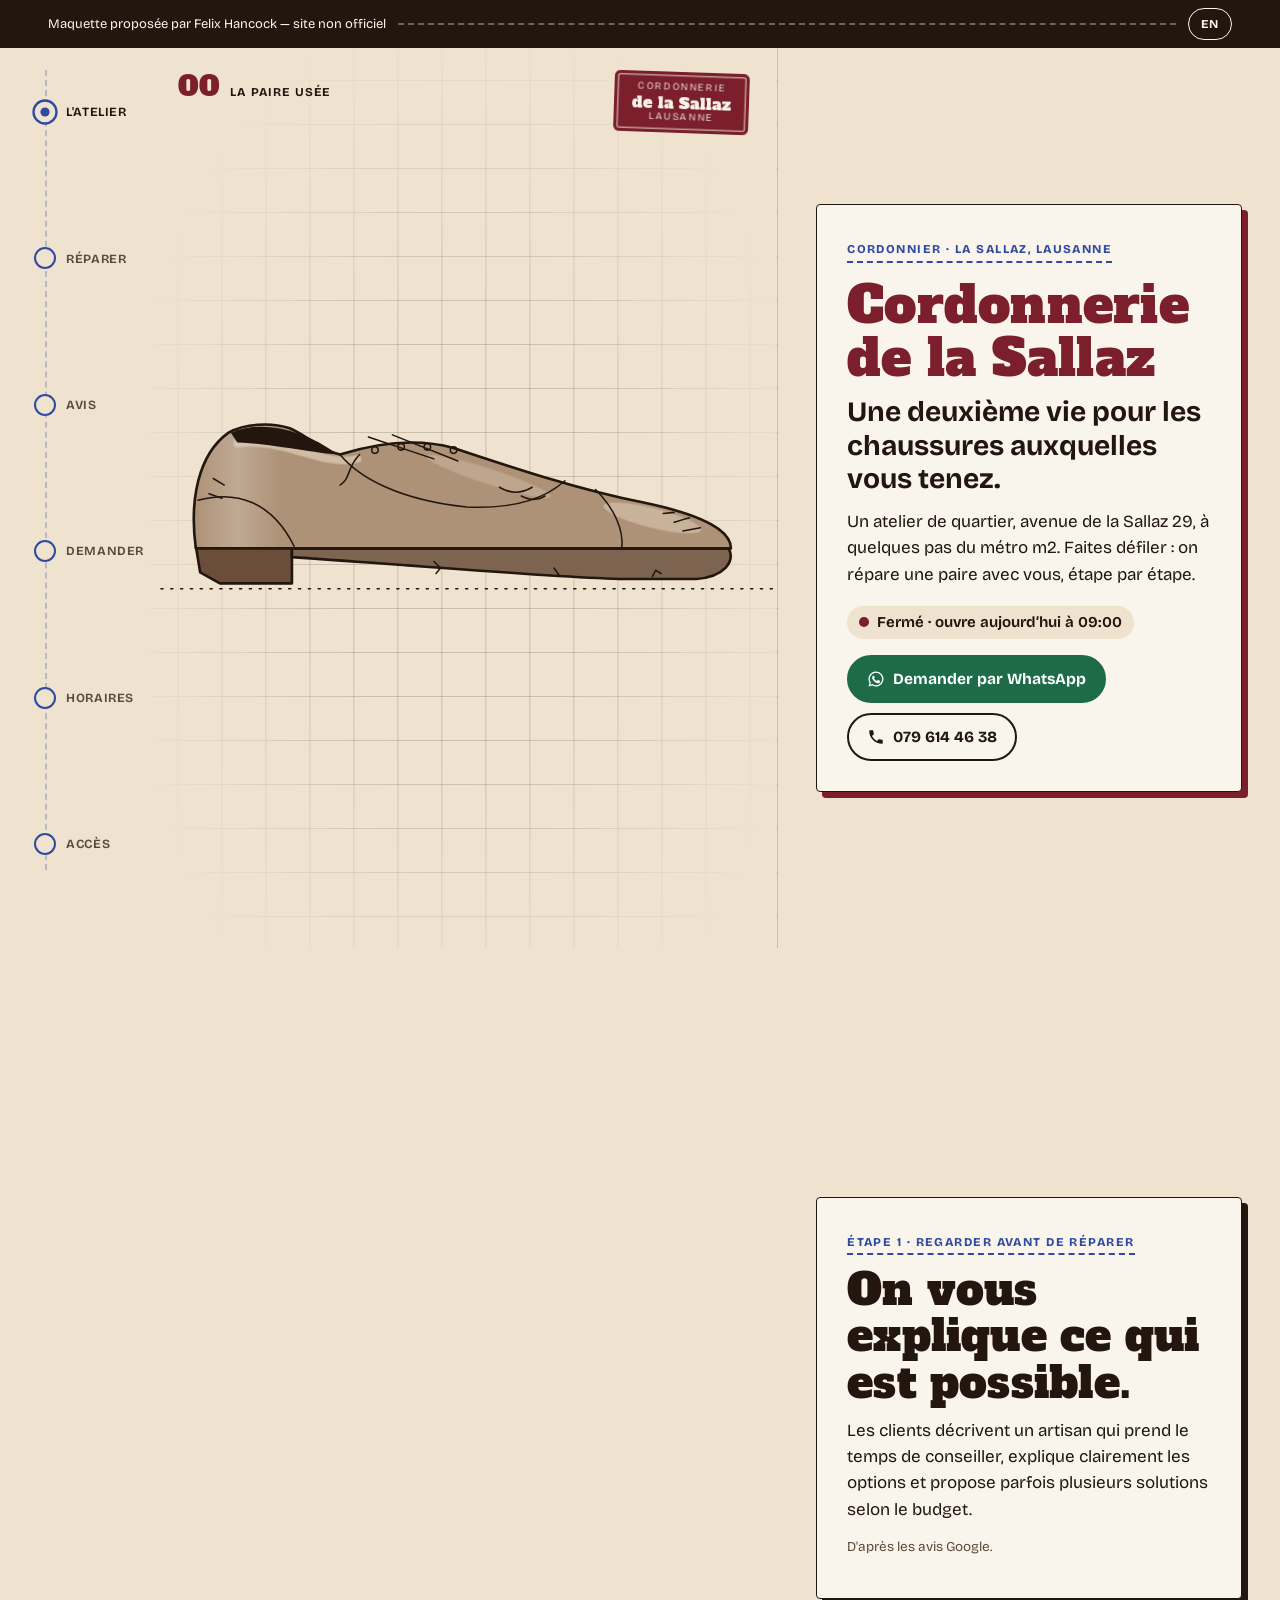
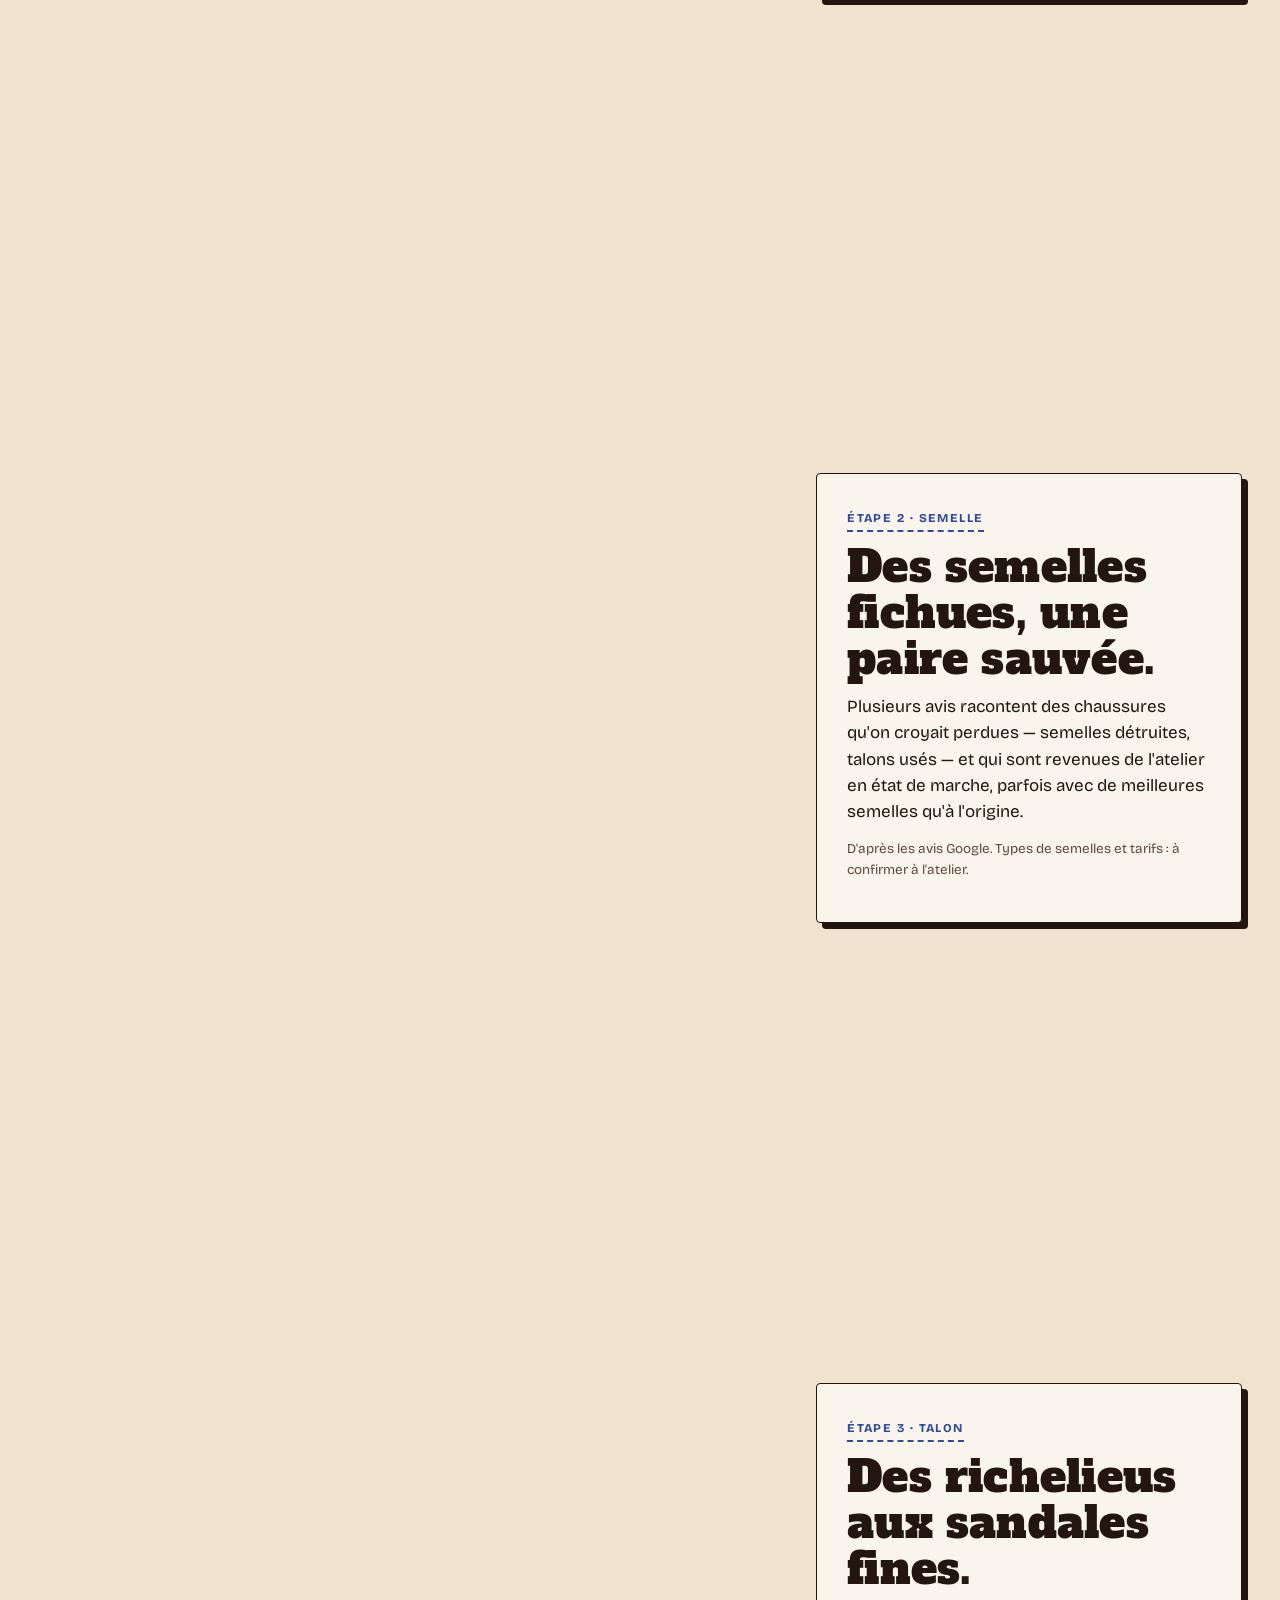
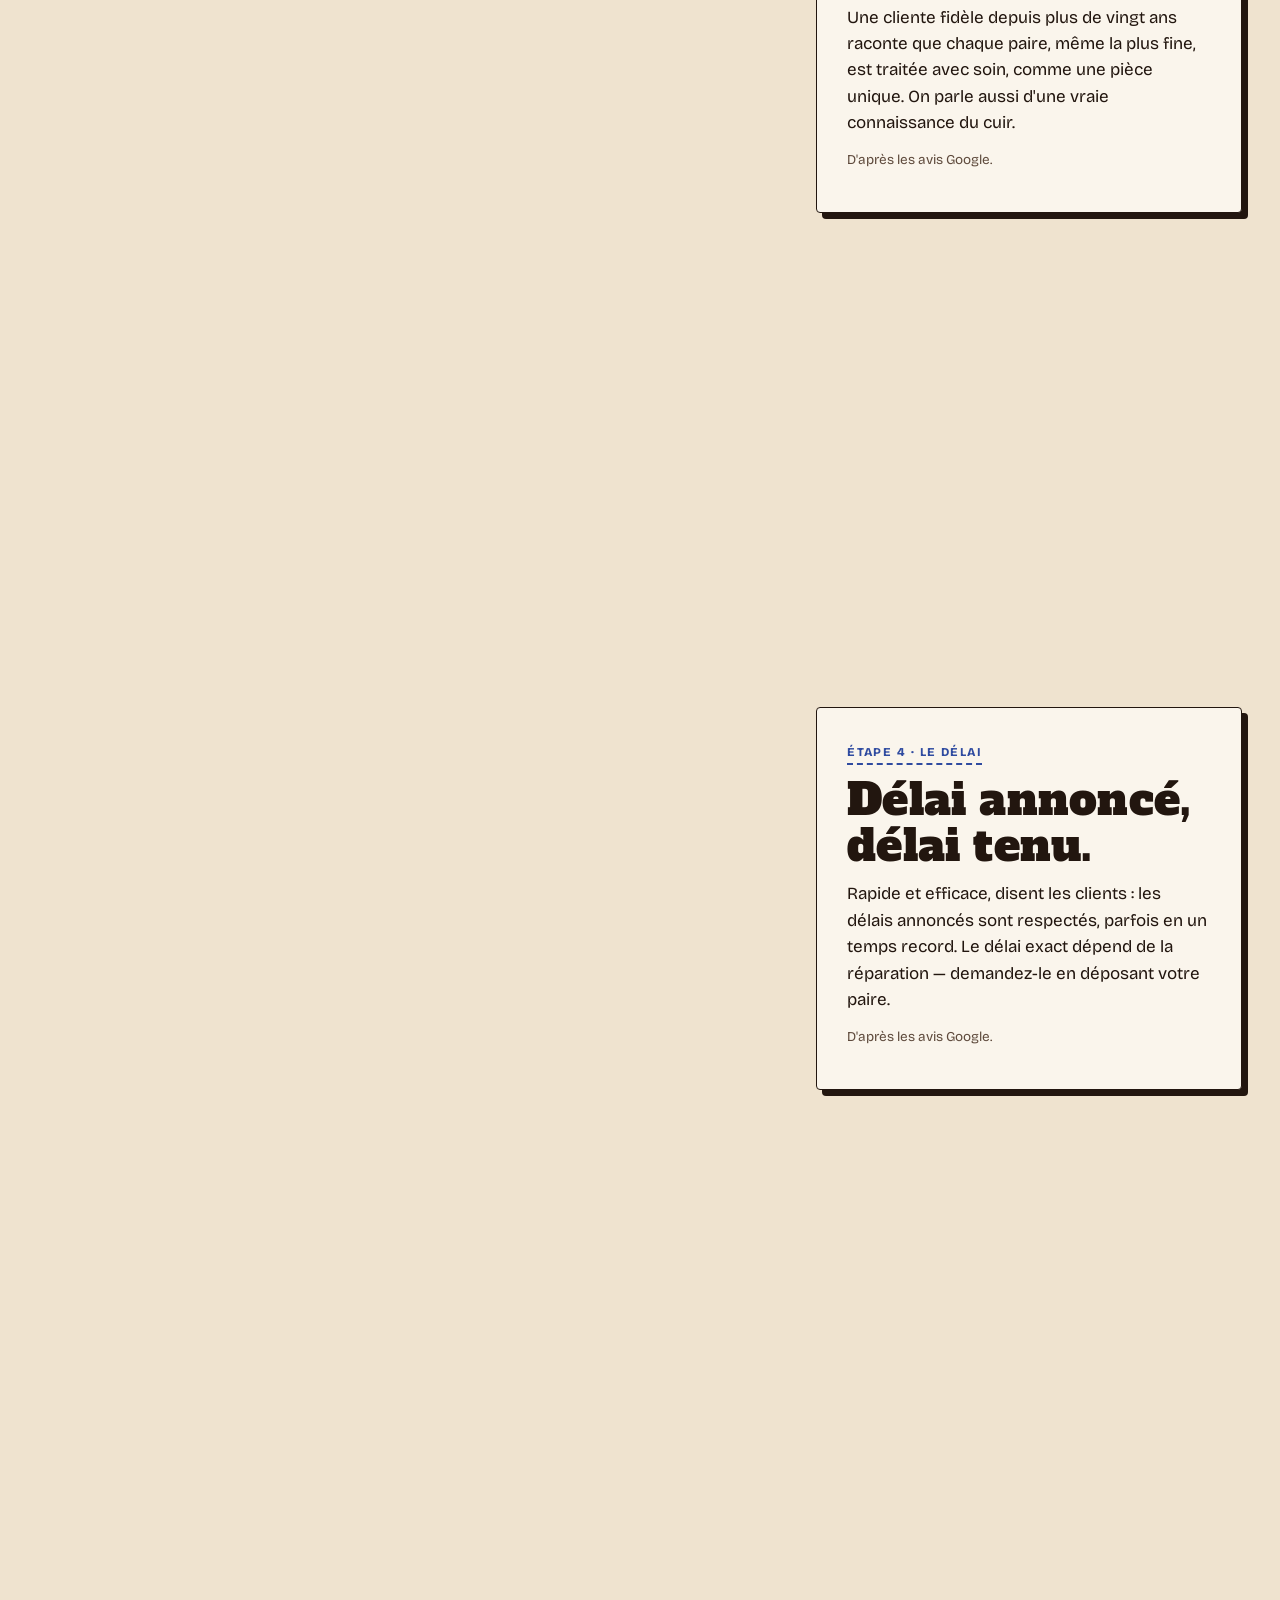
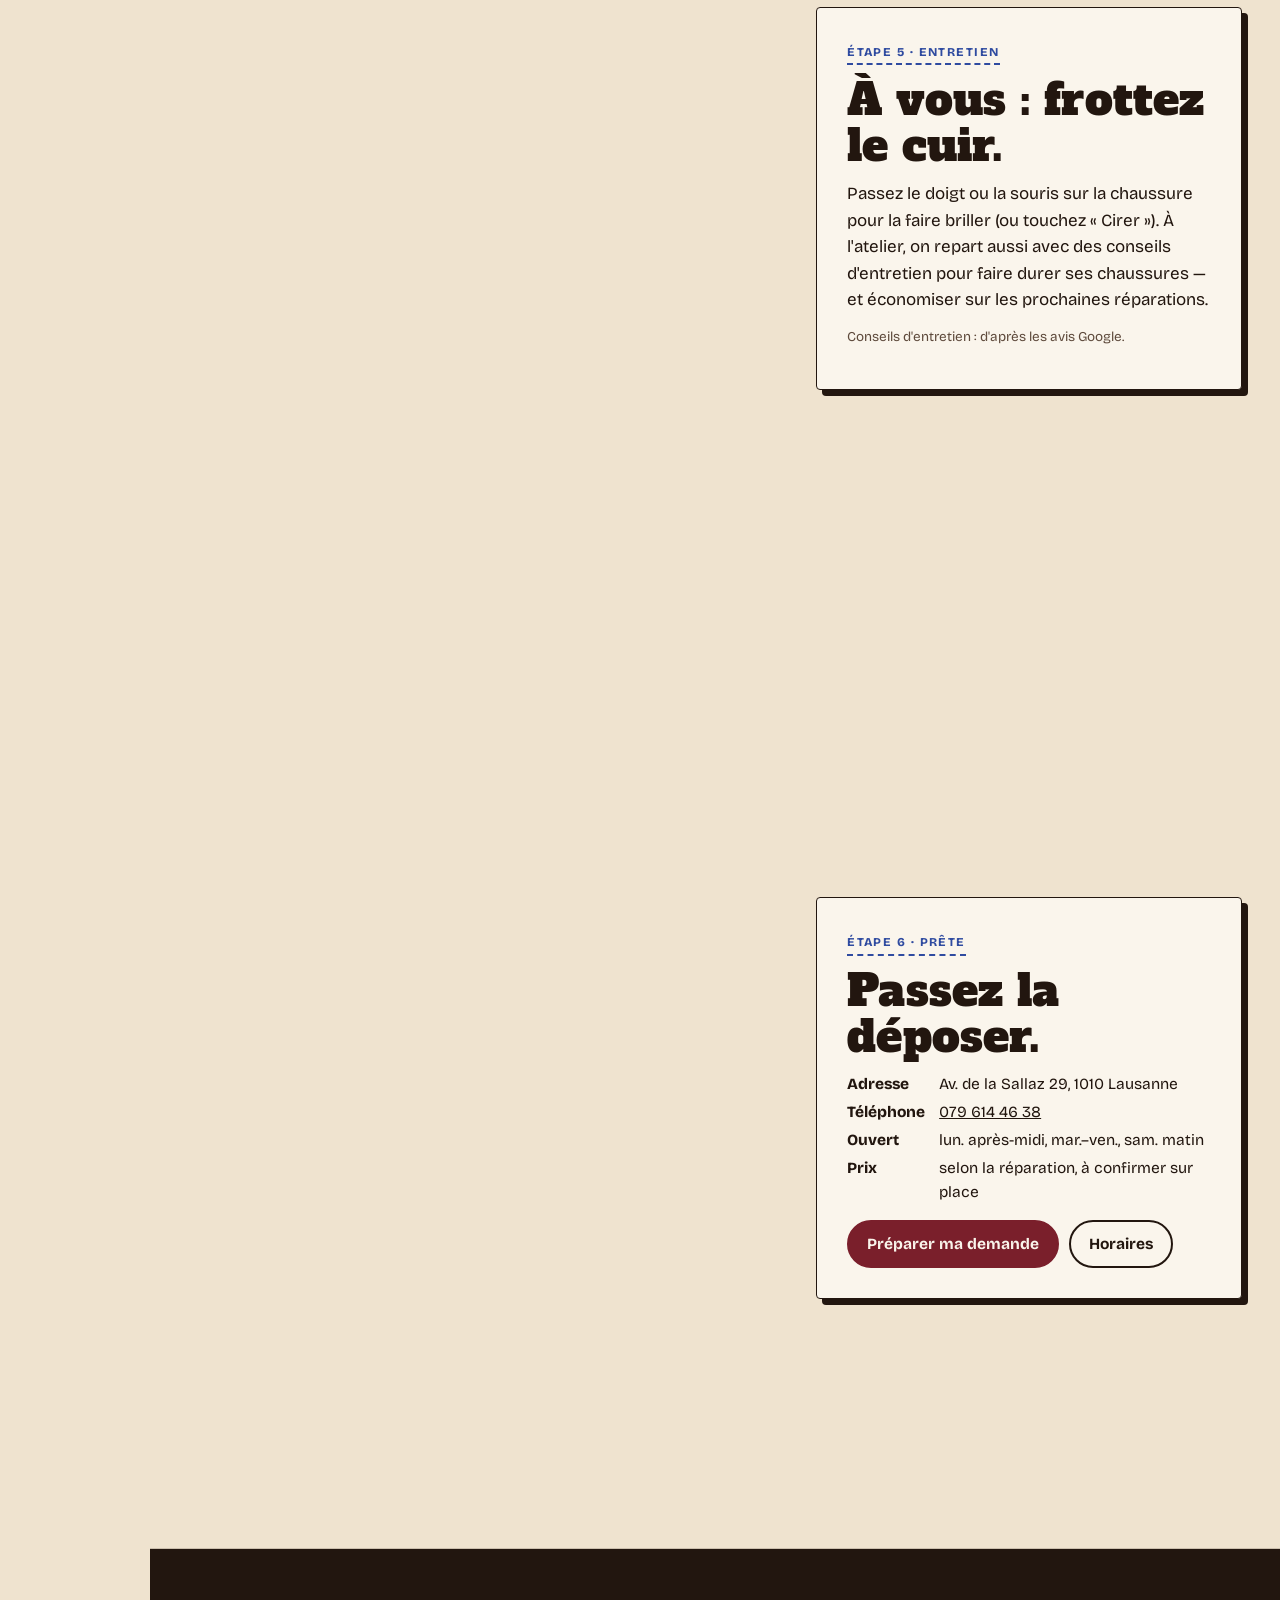
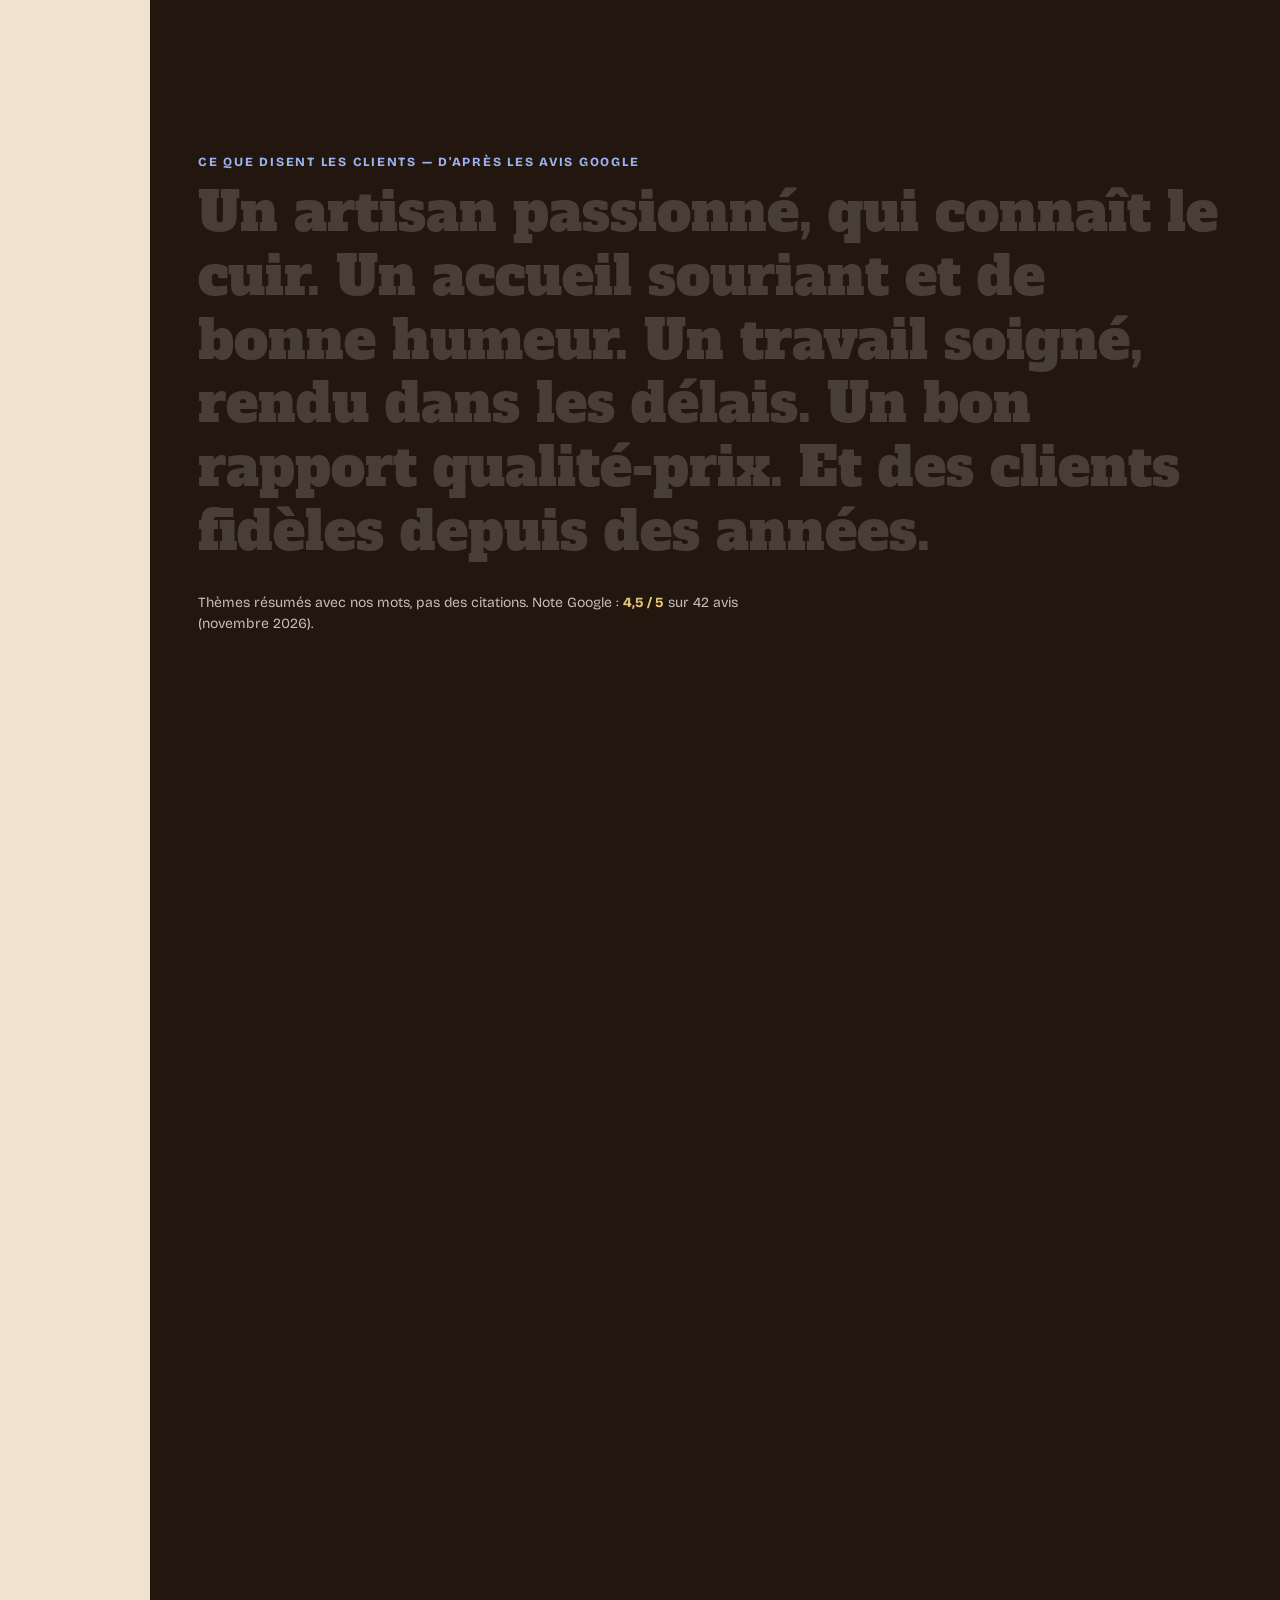
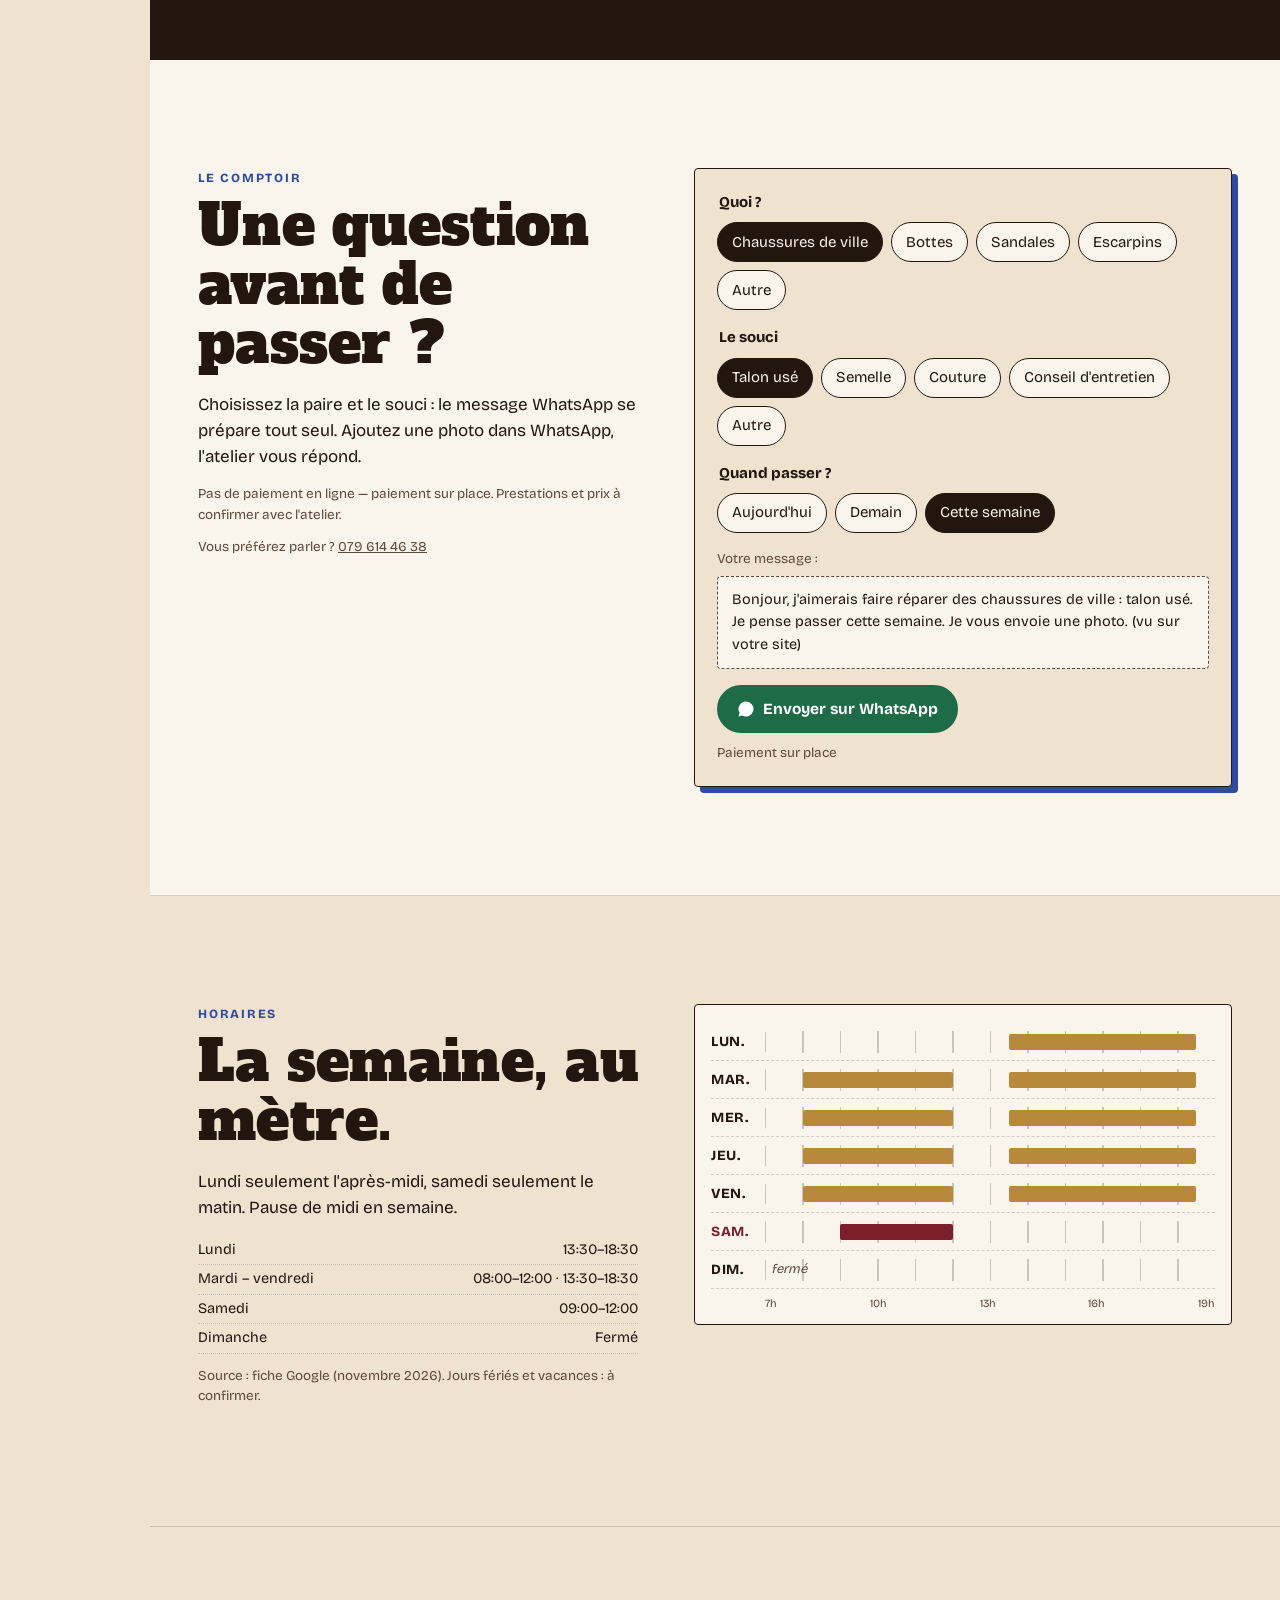
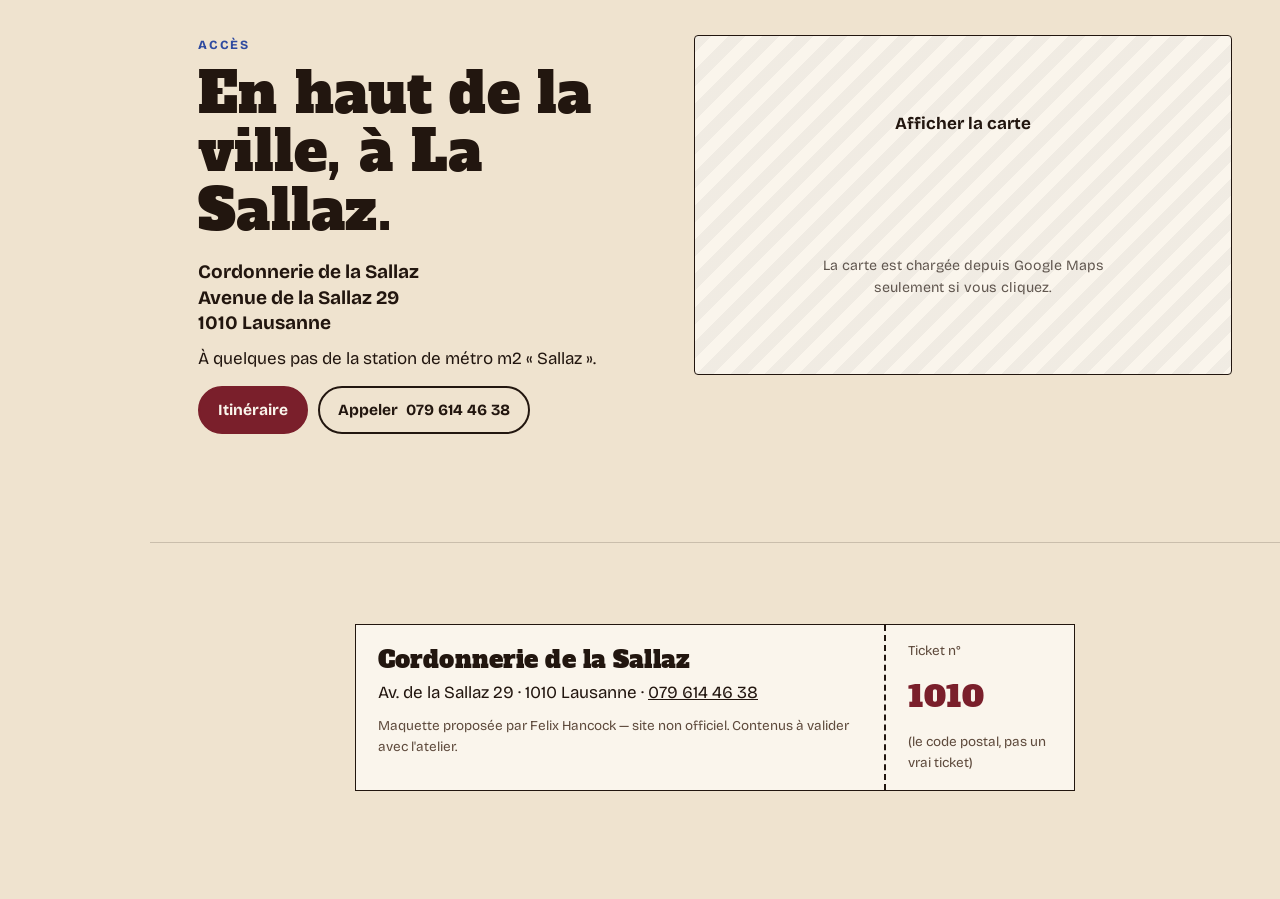
<file: cordonnerie-de-la-sallaz/index.html>
<!doctype html>
<html lang="fr">
<head>
<meta charset="utf-8">
<meta name="viewport" content="width=device-width, initial-scale=1">
<meta name="robots" content="noindex">
<title>Cordonnerie de la Sallaz — Lausanne (maquette)</title>
<meta name="description" content="Maquette de site pour la Cordonnerie de la Sallaz, avenue de la Sallaz 29, Lausanne. Proposition non officielle.">
<link rel="stylesheet" href="/assets/fonts/fonts.css">
<style>
:root{
  --tan:#EFE3CF; --paper:#FAF5EC; --ink:#22160F; --ox:#7A1F2B; --cobalt:#2F4BA0; --brass:#B8893B;
  --muted:#5E4A3C; --line:rgba(34,22,15,.18);
  --gutter:clamp(16px,4vw,48px); --rail:0px; --bar:0px;
}
*{box-sizing:border-box}
html{scroll-behavior:smooth;-webkit-text-size-adjust:100%}
body{margin:0;background:var(--tan);color:var(--ink);font-family:'Bricolage Grotesque',system-ui,sans-serif;font-size:17px;line-height:1.55;overflow-x:hidden}
[data-en]{display:none} body.en [data-fr]{display:none} body.en [data-en]{display:revert}
a{color:inherit}
h1,h2,h3,.slab{font-family:'Alfa Slab One',Georgia,serif;font-weight:400;letter-spacing:.005em;line-height:1.05;margin:0}
p{margin:0 0 .8em}
button{font:inherit;color:inherit}
:focus-visible{outline:3px solid var(--cobalt);outline-offset:3px}
.sr{position:absolute;width:1px;height:1px;overflow:hidden;clip:rect(0 0 0 0)}

/* banner */
.banner{position:relative;z-index:40;background:var(--ink);color:var(--paper);display:flex;align-items:center;justify-content:space-between;gap:12px;padding:8px var(--gutter);font-size:13px}
.banner .dash{flex:1;height:0;border-top:2px dashed rgba(250,245,236,.35);min-width:12px}
.lang{background:transparent;border:1.5px solid var(--paper);color:var(--paper);border-radius:999px;padding:3px 12px;font-weight:700;font-size:12px;letter-spacing:.08em;cursor:pointer;min-height:32px}
.lang:hover{background:var(--paper);color:var(--ink)}

/* ===== stitch rail nav (desktop) ===== */
/* Magic UI scroll-progress (MIT): a thread that sews itself down the left rail as the page scrolls) */
.rail{display:none}
.mbar{position:sticky;top:0;z-index:30;background:var(--paper);border-bottom:1px solid var(--line);height:44px;display:flex;align-items:center;gap:12px;padding:0 var(--gutter)}
.mbar .thread{position:relative;flex:1;height:4px}
.mbar .thread::before{content:"";position:absolute;inset:1px 0 auto;border-top:2px dashed rgba(47,75,160,.25)}
.mbar .thread i{position:absolute;inset:0 auto 0 0;width:100%;transform-origin:left;transform:scaleX(var(--prog,0));background:repeating-linear-gradient(90deg,var(--cobalt) 0 8px,transparent 8px 13px)}
.mbar b{font-size:12.5px;letter-spacing:.06em;text-transform:uppercase;white-space:nowrap;color:var(--ox)}
@media (min-width:900px){
  :root{--rail:150px}
  .mbar{display:none}
  .rail{display:block;position:fixed;z-index:30;left:0;top:0;bottom:0;width:var(--rail);padding:96px 0 40px 34px}
  .rail .line{position:absolute;left:44px;top:70px;bottom:30px;width:4px}
  .rail .line::before{content:"";position:absolute;inset:0 auto 0 1px;border-left:2px dashed rgba(47,75,160,.28)}
  .rail .line i{position:absolute;inset:0;transform-origin:top;transform:scaleY(var(--prog,0));background:repeating-linear-gradient(180deg,var(--cobalt) 0 9px,transparent 9px 15px)}
  .rail ol{list-style:none;margin:0;padding:0;position:relative;height:100%;display:flex;flex-direction:column;justify-content:space-between}
  .rail a{display:flex;align-items:center;gap:10px;text-decoration:none;font-size:12.5px;font-weight:650;letter-spacing:.05em;text-transform:uppercase;color:var(--muted);min-height:32px}
  .rail a .k{width:22px;height:22px;border-radius:50%;background:var(--tan);border:2.5px solid var(--cobalt);flex:none;position:relative;transition:background .25s,transform .25s}
  .rail a .k::after{content:"";position:absolute;inset:5px;border-radius:50%;background:var(--cobalt);transform:scale(0);transition:transform .25s}
  .rail a.on{color:var(--ink)} .rail a.on .k{transform:scale(1.15)} .rail a.on .k::after{transform:scale(1)}
  .rail a:hover{color:var(--ox)}
  main,footer{margin-left:var(--rail)}
}

/* ===== scrollytelling stage ===== */
.scrolly{position:relative;display:grid;grid-template-columns:minmax(0,1fr);border-bottom:1px solid var(--line)}
.stage{position:sticky;top:44px;z-index:7;height:40svh;min-height:250px;background:var(--tan);border-bottom:1px solid var(--line);overflow:hidden;
  background-image:linear-gradient(var(--line) 1px,transparent 1px),linear-gradient(90deg,var(--line) 1px,transparent 1px);background-size:44px 44px;background-position:center}
.stage::after{content:"";position:absolute;inset:0;background:radial-gradient(ellipse at 50% 55%,transparent 30%,var(--tan) 80%);pointer-events:none}
.stage .tag{position:absolute;z-index:3;left:14px;top:12px;display:flex;gap:10px;align-items:baseline}
.stage .tag .n{font-family:'Alfa Slab One',serif;font-size:28px;color:var(--ox);line-height:1}
.stage .tag .t{font-size:12px;letter-spacing:.1em;text-transform:uppercase;font-weight:700}
.label{position:absolute;z-index:3;right:14px;top:12px;background:var(--ox);color:var(--paper);padding:8px 14px 9px;border-radius:6px;box-shadow:inset 0 0 0 3px var(--ox),inset 0 0 0 4.5px rgba(250,245,236,.55);font-family:'Alfa Slab One',serif;font-size:13px;line-height:1.15;text-align:center;transform:rotate(2deg)}
.label small{display:block;font-family:'Bricolage Grotesque',sans-serif;font-size:10px;letter-spacing:.16em;text-transform:uppercase;opacity:.85}
.shoewrap{position:absolute;inset:50px 6px 6px;z-index:2;display:grid;place-items:center}
#shoe{width:100%;height:100%;max-width:820px;overflow:visible}
#shoe *{transition:opacity .6s ease,transform .7s cubic-bezier(.2,.8,.2,1),fill .8s ease}
#shoe .upper{fill:#AE9277}
#shoe .ln{fill:none;stroke:var(--ink);stroke-width:2.4;stroke-linecap:round;stroke-linejoin:round}
#shoe .thin{stroke-width:1.4}
#wear{opacity:1}
.diag{opacity:0}
#oldSole,#oldHeel{opacity:1}
#newSole{opacity:0;transform:translateY(46px)}
#newHeel g{opacity:0;transform:translateY(-36px)}
#stitchMask rect{transform:scaleX(0);transform-box:fill-box;transform-origin:left}
#shine{opacity:var(--polish,0)}
#shine,#shine *{transition:opacity .25s linear}
.ticket{position:absolute;z-index:4;right:7%;bottom:9%;background:var(--paper);border:1.5px solid var(--ink);padding:10px 16px 12px 22px;font-size:13px;line-height:1.3;transform:rotate(-5deg) translateY(30px);opacity:0;transition:opacity .5s,transform .6s cubic-bezier(.2,.8,.2,1);
  -webkit-mask:radial-gradient(circle at 0 50%,transparent 7px,#000 7.5px);mask:radial-gradient(circle at 0 50%,transparent 7px,#000 7.5px);box-shadow:0 10px 24px -14px rgba(34,22,15,.5)}
.ticket b{font-family:'Alfa Slab One',serif;font-weight:400;font-size:20px;color:var(--ox);display:block}
.polishbar{position:absolute;z-index:4;left:50%;bottom:10px;transform:translate(-50%,20px);opacity:0;pointer-events:none;display:flex;align-items:center;gap:10px;background:var(--paper);border:1.5px solid var(--ink);border-radius:999px;padding:5px 6px 5px 14px;font-size:13px;font-weight:650;transition:opacity .4s,transform .4s;white-space:nowrap}
.polishbar .meter{width:90px;height:8px;border-radius:9px;background:rgba(34,22,15,.12);overflow:hidden}
.polishbar .meter i{display:block;height:100%;width:calc(var(--polish,0)*100%);background:linear-gradient(90deg,var(--brass),#E8C77A)}
.polishbar button{border:0;background:var(--ink);color:var(--paper);border-radius:999px;padding:6px 12px;cursor:pointer;font-weight:700;font-size:12.5px;min-height:32px}

/* states */
.scrolly[data-step="1"] .diag{opacity:1}
.scrolly[data-step="2"] #wear,.scrolly[data-step="3"] #wear,.scrolly[data-step="4"] #wear,.scrolly[data-step="5"] #wear,.scrolly[data-step="6"] #wear{opacity:0}
.scrolly:is([data-step="2"],[data-step="3"],[data-step="4"],[data-step="5"],[data-step="6"]) #oldSole{opacity:0;transform:translateY(40px)}
.scrolly:is([data-step="2"],[data-step="3"],[data-step="4"],[data-step="5"],[data-step="6"]) #newSole{opacity:1;transform:none}
.scrolly:is([data-step="3"],[data-step="4"],[data-step="5"],[data-step="6"]) #oldHeel{opacity:0;transform:translateY(40px)}
.scrolly:is([data-step="3"],[data-step="4"],[data-step="5"],[data-step="6"]) #newHeel g{opacity:1;transform:none}
#newHeel g:nth-child(2){transition-delay:.12s} #newHeel g:nth-child(3){transition-delay:.24s}
.scrolly:is([data-step="4"],[data-step="5"],[data-step="6"]) #stitchMask rect{transform:scaleX(1);transition:transform 1.6s ease}
.scrolly:is([data-step="5"],[data-step="6"]) #shoe .upper{fill:#8E4E2C}
.scrolly[data-step="5"] .polishbar{opacity:1;transform:translate(-50%,0);pointer-events:auto}
.scrolly[data-step="5"] .shoewrap{cursor:grab}
.scrolly[data-step="5"] .shoewrap.rub{touch-action:none}
.scrolly[data-step="6"] .ticket{opacity:1;transform:rotate(-5deg)}

.steps{position:relative;z-index:6;padding:0 var(--gutter)}
.step{min-height:62svh;display:flex;align-items:center;padding:5vh 0}
.card{background:var(--paper);border:1.5px solid var(--ink);border-radius:4px;padding:22px 20px;max-width:560px;width:100%;box-shadow:6px 6px 0 var(--ink)}
.card .k{display:inline-block;font-size:12px;letter-spacing:.12em;text-transform:uppercase;font-weight:750;color:var(--cobalt);border-bottom:2px dashed var(--cobalt);padding-bottom:2px;margin-bottom:12px}
.card h2{font-size:clamp(28px,5.4vw,44px);margin-bottom:12px;color:var(--ink)}
.card .src{font-size:13.5px;color:var(--muted)}
.hero .card{box-shadow:6px 6px 0 var(--ox)}
.hero h1{font-size:clamp(36px,8.4vw,74px);overflow-wrap:break-word;color:var(--ox);margin:4px 0 10px}
.hero .big{font-size:clamp(21px,3.4vw,28px);font-weight:700;line-height:1.2;margin-bottom:12px}
.now{display:inline-flex;align-items:center;gap:8px;font-weight:650;font-size:15px;background:var(--tan);border-radius:999px;padding:5px 12px;margin:4px 0 16px}
.now i{width:10px;height:10px;border-radius:50%;background:#999}
.now.open i{background:#2E8B57;box-shadow:0 0 0 4px rgba(46,139,87,.2)} .now.closed i{background:var(--ox)}
.btns{display:flex;flex-wrap:wrap;gap:10px}
.btn{display:inline-flex;align-items:center;justify-content:center;gap:8px;min-height:46px;padding:10px 18px;border-radius:999px;border:2px solid var(--ink);font-weight:700;text-decoration:none;font-size:15.5px;cursor:pointer;background:transparent}
.btn.wa{background:#1E6B47;border-color:#1E6B47;color:#fff}
.btn.wa:hover{background:#17553a}
.btn.ox{background:var(--ox);border-color:var(--ox);color:var(--paper)}
.btn:hover{transform:translateY(-1px)}
.btn svg{width:18px;height:18px;flex:none}
.facts{display:grid;grid-template-columns:auto minmax(0,1fr);gap:4px 14px;margin:10px 0 0;font-size:15.5px}
.facts dt{font-weight:750}
.facts dd{margin:0}

@media (min-width:900px){
  .scrolly{grid-template-columns:minmax(0,1.25fr) minmax(0,1fr)}
  .stage{grid-column:1;grid-row:1;top:0;height:100vh;border-bottom:0;border-right:1px solid var(--line)}
  .steps{grid-column:2;grid-row:1;padding:0 clamp(20px,3vw,48px)}
  .step{min-height:100vh;padding:10vh 0}
  .card{padding:30px 30px}
  .hero h1{font-size:clamp(40px,4vw,68px)}
  .stage{z-index:5}
  .stage .tag{left:28px;top:24px} .label{right:28px;top:24px;font-size:16px;padding:10px 18px}
  .shoewrap{inset:90px 24px 70px}
  .polishbar{bottom:28px}
}

/* ===== sections after the stage ===== */
section.blk{padding:12vh var(--gutter);border-bottom:1px solid var(--line)}
.eyebrow{font-size:12.5px;letter-spacing:.14em;text-transform:uppercase;font-weight:750;color:var(--cobalt);margin:0 0 10px}
.blk h2{font-size:clamp(30px,5.2vw,56px);margin-bottom:18px}
.wrap{max-width:1100px;margin:0 auto}

/* reviews — text reveal */
/* Magic UI text-reveal (MIT): words light up one by one while the block is pinned) */
#avis{padding:0;background:var(--ink);color:var(--paper)}
.reveal{position:relative;height:190vh}
.reveal .pin{position:sticky;top:0;min-height:100vh;display:flex;flex-direction:column;justify-content:center;padding:10vh var(--gutter)}
.reveal .eyebrow{color:#9DB2F0}
.reveal p.words{font-family:'Alfa Slab One',serif;font-size:clamp(26px,4.6vw,54px);line-height:1.18;max-width:20ch;max-width:min(1050px,100%);margin:0}
.words span{transition:opacity .2s linear}
.js .words span{opacity:.18}
.js .words span.lit{opacity:1}
.reveal .note{margin-top:28px;font-size:14px;color:rgba(250,245,236,.75);max-width:60ch}
.reveal .note b{color:#E8C77A}

/* comptoir / WhatsApp picker */
#comptoir{background:var(--paper)}
.grid2{display:grid;grid-template-columns:minmax(0,1fr);gap:28px;align-items:start}
@media (min-width:900px){.grid2{grid-template-columns:minmax(0,.9fr) minmax(0,1.1fr);gap:56px}}
.picker{border:1.5px solid var(--ink);border-radius:4px;padding:22px;background:var(--tan);box-shadow:6px 6px 0 var(--cobalt)}
.picker fieldset{border:0;margin:0 0 16px;padding:0;min-width:0}
.picker legend{font-weight:750;margin-bottom:8px;font-size:15px}
.chips{display:flex;flex-wrap:wrap;gap:8px}
.chips label{position:relative}
.chips input{position:absolute;opacity:0;inset:0;cursor:pointer;margin:0}
.chips label>span{display:inline-flex;align-items:center;min-height:40px;padding:6px 14px;border:1.5px solid var(--ink);border-radius:999px;background:var(--paper);font-size:15px;cursor:pointer;user-select:none}
.chips input:checked+span{background:var(--ink);color:var(--paper)}
.chips input:focus-visible+span{outline:3px solid var(--cobalt);outline-offset:2px}
.preview{background:var(--paper);border:1.5px dashed var(--muted);border-radius:4px;padding:12px 14px;font-size:14.5px;margin:6px 0 16px;white-space:pre-wrap;overflow-wrap:anywhere}
.small{font-size:13.5px;color:var(--muted)}

/* horaires ruler */
.ruler{border:1.5px solid var(--ink);background:var(--paper);padding:18px 16px 12px;border-radius:4px;overflow:hidden}
.rrow{display:grid;grid-template-columns:44px minmax(0,1fr);align-items:center;gap:10px;min-height:38px;border-bottom:1px dashed var(--line)}
.rrow:last-of-type{border-bottom:0}
.rrow .d{font-weight:750;font-size:14px;text-transform:uppercase;letter-spacing:.05em}
.rrow.today .d{color:var(--ox)}
.track{position:relative;height:22px;background:repeating-linear-gradient(90deg,rgba(34,22,15,.22) 0 1px,transparent 1px calc(100%/12));border-radius:2px}
.track .sp{position:absolute;top:3px;bottom:3px;background:var(--brass);border-radius:2px}
.rrow.today .track .sp{background:var(--ox)}
.track .closed{position:absolute;inset:0;display:flex;align-items:center;padding-left:6px;font-size:13px;color:var(--muted);font-style:italic}
.scale{display:grid;grid-template-columns:44px minmax(0,1fr);gap:10px;margin-top:6px;font-size:11px;color:var(--muted)}
.scale div{display:flex;justify-content:space-between}
.hlist{margin:14px 0 0;font-size:14.5px}
.hlist div{display:flex;justify-content:space-between;gap:12px;border-bottom:1px dotted var(--line);padding:3px 0}
.map{height:340px;border:1.5px solid var(--ink);border-radius:4px;overflow:hidden;background:var(--paper)}
.addr{font-size:19px;font-weight:700;line-height:1.35;margin-bottom:10px}

/* footer ticket */
footer{padding:9vh var(--gutter) 12vh}
.stub{max-width:720px;margin:0 auto;background:var(--paper);border:1.5px solid var(--ink);display:grid;grid-template-columns:minmax(0,1fr);position:relative}
.stub .a{padding:22px}
.stub .b{padding:16px 22px;border-top:2px dashed var(--ink);display:flex;justify-content:space-between;align-items:center;gap:12px;font-size:13px;flex-wrap:wrap}
.stub .no{font-family:'Alfa Slab One',serif;font-size:30px;color:var(--ox)}
.stub h3{font-size:24px;margin-bottom:8px}
@media (min-width:700px){.stub{grid-template-columns:minmax(0,1fr) 190px}.stub .b{border-top:0;border-left:2px dashed var(--ink);flex-direction:column;align-items:flex-start;justify-content:center}}

@media (prefers-reduced-motion:reduce){
  html{scroll-behavior:auto}
  *,#shoe *{transition:none!important;animation:none!important}
  .js .words span{opacity:1}
  .reveal{height:auto}
  .reveal .pin{position:static}
}
</style>
</head>
<body>
<script>document.documentElement.classList.add('js')</script>

<div class="banner" role="note">
  <span><span data-fr>Maquette proposée par Felix Hancock — site non officiel</span><span data-en>Proposed mock-up by Felix Hancock — not the official site</span></span>
  <span class="dash" aria-hidden="true"></span>
  <button class="lang" type="button" id="lang" aria-label="Switch to English">EN</button>
</div>

<!-- mobile: stitched progress bar -->
<div class="mbar" aria-hidden="true"><span class="thread"><i></i></span><b id="mlabel">L'atelier</b></div>

<!-- desktop: stitch rail -->
<!-- Effect adapted from Magic UI (MIT) — see /assets/vendor/LICENSE-magicui.txt -->
<nav class="rail" aria-label="Sections">
  <span class="line" aria-hidden="true"><i></i></span>
  <ol>
    <li><a href="#atelier" data-sec="atelier"><span class="k"></span><span data-fr>L'atelier</span><span data-en>Workshop</span></a></li>
    <li><a href="#etapes" data-sec="etapes"><span class="k"></span><span data-fr>Réparer</span><span data-en>Repair</span></a></li>
    <li><a href="#avis" data-sec="avis"><span class="k"></span><span data-fr>Avis</span><span data-en>Reviews</span></a></li>
    <li><a href="#comptoir" data-sec="comptoir"><span class="k"></span><span data-fr>Demander</span><span data-en>Ask</span></a></li>
    <li><a href="#horaires" data-sec="horaires"><span class="k"></span><span data-fr>Horaires</span><span data-en>Hours</span></a></li>
    <li><a href="#acces" data-sec="acces"><span class="k"></span><span data-fr>Accès</span><span data-en>Find us</span></a></li>
  </ol>
</nav>

<main>
<section class="scrolly" id="atelier" data-step="0" aria-label="L'atelier">
  <div class="stage">
    <div class="tag" aria-hidden="true"><span class="n" id="stepN">00</span><span class="t" id="stepT">La paire usée</span></div>
    <div class="label" aria-hidden="true"><small>Cordonnerie</small>de la Sallaz<small>Lausanne</small></div>
    <div class="shoewrap" id="shoewrap">
      <svg id="shoe" viewBox="62 88 530 178" role="img" aria-label="Dessin d'une chaussure réparée étape par étape">
        <defs>
          <clipPath id="stitchClip"><g id="stitchMask"><rect x="80" y="200" width="500" height="30"/></g></clipPath>
          <linearGradient id="gl" x1="0" x2="1" y1="0" y2="0"><stop offset="0" stop-color="#fff" stop-opacity="0"/><stop offset=".5" stop-color="#fff" stop-opacity=".75"/><stop offset="1" stop-color="#fff" stop-opacity="0"/></linearGradient>
          <clipPath id="upperClip"><path d="M82 214 C76 170 84 128 112 108 C126 100 150 98 168 104 C186 112 196 124 214 128 C246 118 282 112 318 122 C372 140 432 160 492 172 C540 182 572 196 572 214 Z"/></clipPath>
        </defs>
        <!-- ground -->
        <path class="ln thin" d="M50 251 H610" stroke-dasharray="2 7"/>
        <!-- old heel (worn) -->
        <g id="oldHeel"><path d="M82 212 H170 V246 H104 L86 236 Z" fill="#6B4E3A"/><path class="ln" d="M82 212 H170 V246 H104 L86 236 Z"/></g>
        <!-- new heel (3 lifts) -->
        <g id="newHeel">
          <g><rect x="82" y="212" width="88" height="13" fill="#4A2E20"/><rect class="ln" x="82" y="212" width="88" height="13"/></g>
          <g><rect x="82" y="225" width="88" height="13" fill="#4A2E20"/><rect class="ln" x="82" y="225" width="88" height="13"/></g>
          <g><rect x="82" y="238" width="88" height="12" fill="#22160F"/><rect class="ln" x="82" y="238" width="88" height="12"/></g>
        </g>
        <!-- old sole (worn, cracked) -->
        <g id="oldSole">
          <path d="M170 214 H570 C576 226 566 240 540 242 L470 242 C400 240 290 230 170 222 Z" fill="#7C6450"/>
          <path class="ln" d="M170 214 H570 C576 226 566 240 540 242 L470 242 C400 240 290 230 170 222 Z"/>
          <path class="ln thin" d="M300 226 l6 6 l-4 5 M410 232 l5 7 M500 240 l3 -6 l5 3"/>
        </g>
        <!-- new sole -->
        <g id="newSole">
          <path d="M170 214 H572 C580 230 570 250 540 250 L470 250 C400 248 290 236 170 226 Z" fill="#2B1C14"/>
          <path class="ln" d="M170 214 H572 C580 230 570 250 540 250 L470 250 C400 248 290 236 170 226 Z"/>
        </g>
        <!-- upper -->
        <path class="upper" d="M82 214 C76 170 84 128 112 108 C126 100 150 98 168 104 C186 112 196 124 214 128 C246 118 282 112 318 122 C372 140 432 160 492 172 C540 182 572 196 572 214 Z"/>
        <g id="shine" clip-path="url(#upperClip)">
          <path d="M120 118 C160 112 200 140 230 132" stroke="#FFF7E6" stroke-width="7" stroke-linecap="round" fill="none" opacity=".7"/>
          <ellipse cx="500" cy="186" rx="46" ry="9" fill="#FFF7E6" opacity=".55" transform="rotate(14 500 186)"/>
          <ellipse cx="350" cy="148" rx="60" ry="7" fill="#FFF7E6" opacity=".35" transform="rotate(18 350 148)"/>
          <rect id="sweep" x="80" y="90" width="80" height="140" fill="url(#gl)" opacity=".5"/>
        </g>
        <path class="ln" d="M82 214 C76 170 84 128 112 108 C126 100 150 98 168 104 C186 112 196 124 214 128 C246 118 282 112 318 122 C372 140 432 160 492 172 C540 182 572 196 572 214 Z"/>
        <!-- collar opening, counter, toe cap, vamp -->
        <path d="M114 108 C140 96 180 104 212 128 C186 126 150 118 120 117 Z" fill="var(--ink)"/>
        <path class="ln thin" d="M84 170 C120 160 152 172 172 212"/>
        <path class="ln thin" d="M448 160 C466 178 474 198 472 214"/>
        <path class="ln thin" d="M214 128 C232 150 270 170 330 176 C370 178 400 170 420 152"/>
        <!-- laces & eyelets -->
        <g class="ln thin"><circle cx="246" cy="124" r="3"/><circle cx="270" cy="121" r="3"/><circle cx="294" cy="121" r="3"/><circle cx="318" cy="124" r="3"/>
          <path d="M240 112 L300 132 M262 110 L322 134 M232 128 C220 140 224 150 214 156"/></g>
        <!-- welt stitch (draws in at step 4) -->
        <path d="M90 207 H566" stroke="#3557C8" stroke-width="4.5" stroke-dasharray="8 5" stroke-linecap="round" clip-path="url(#stitchClip)"/>
        <!-- wear marks -->
        <g id="wear" class="ln thin" stroke="#5A3E2C">
          <path d="M520 190 l14 -4 M528 198 l16 -3 M510 182 l10 -1"/>
          <path d="M98 150 l10 6 M94 164 l12 4"/>
          <path d="M360 158 c10 6 20 6 30 0 M380 166 c8 4 16 4 22 0"/>
        </g>
        <!-- diagnostic callouts (step 1) -->
        <g class="diag" fill="none" stroke="var(--ox)" stroke-width="2" stroke-dasharray="5 4">
          <ellipse cx="96" cy="240" rx="26" ry="16"/><ellipse cx="500" cy="236" rx="56" ry="18"/><ellipse cx="380" cy="160" rx="30" ry="16"/>
        </g>
        <g class="diag" font-family="Bricolage Grotesque, sans-serif" font-size="15" font-weight="700" fill="var(--ox)">
          <text x="58" y="276">talon</text><text x="480" y="276">semelle</text><text x="352" y="132">pli</text>
        </g>
      </svg>
    </div>
    <div class="polishbar" id="polishbar">
      <span data-fr>Frottez pour cirer</span><span data-en>Rub to polish</span>
      <span class="meter" aria-hidden="true"><i></i></span>
      <button type="button" id="polishBtn"><span data-fr>Cirer</span><span data-en>Polish</span></button>
    </div>
    <div class="ticket" aria-hidden="true"><b><span data-fr>Prête&nbsp;!</span><span data-en>Ready!</span></b><span data-fr>À retirer à l'atelier<br>Av. de la Sallaz 29</span><span data-en>Pick up at the workshop<br>Av. de la Sallaz 29</span></div>
  </div>

  <div class="steps">
    <div class="step hero" data-s="0" data-t-fr="La paire usée" data-t-en="The worn pair">
      <div class="card">
        <span class="k"><span data-fr>Cordonnier · La Sallaz, Lausanne</span><span data-en>Shoe repair · La Sallaz, Lausanne</span></span>
        <h1>Cordonnerie de la Sallaz</h1>
        <p class="big"><span data-fr>Une deuxième vie pour les chaussures auxquelles vous tenez.</span><span data-en>A second life for the shoes you love.</span></p>
        <p><span data-fr>Un atelier de quartier, avenue de la Sallaz&nbsp;29, à quelques pas du métro&nbsp;m2. Faites défiler&nbsp;: on répare une paire avec vous, étape par étape.</span><span data-en>A neighbourhood workshop at Avenue de la Sallaz 29, a short walk from the m2 metro. Scroll down: we repair one pair together, step by step.</span></p>
        <div class="now" id="now"><i></i><span id="nowTxt"><span data-fr>Horaires plus bas</span><span data-en>Hours below</span></span></div>
        <div class="btns">
          <a class="btn wa" id="waHero" href="https://wa.me/41796144638?text=Bonjour%2C%20j%27aimerais%20faire%20r%C3%A9parer%20une%20paire%20de%20chaussures.%20Je%20vous%20envoie%20une%20photo.%20(vu%20sur%20votre%20site)" target="_blank" rel="noopener"><svg viewBox="0 0 24 24" aria-hidden="true"><path fill="currentColor" d="M12 2a10 10 0 0 0-8.6 15.1L2 22l5-1.3A10 10 0 1 0 12 2Zm0 18.2c-1.5 0-3-.4-4.3-1.2l-.3-.2-3 .8.8-2.9-.2-.3A8.2 8.2 0 1 1 12 20.2Zm4.5-6.1c-.2-.1-1.5-.7-1.7-.8-.2-.1-.4-.1-.6.1l-.8 1c-.1.2-.3.2-.5.1a6.7 6.7 0 0 1-3.3-2.9c-.3-.4.2-.4.7-1.3.1-.2 0-.3 0-.4l-.8-1.8c-.2-.5-.4-.4-.6-.4h-.5a1 1 0 0 0-.7.3 3 3 0 0 0-.9 2.2 5.2 5.2 0 0 0 1.1 2.7 11.8 11.8 0 0 0 4.5 4c1.7.7 2.3.8 3.2.6.5-.1 1.5-.6 1.7-1.2.2-.6.2-1.1.1-1.2l-.4-.3Z"/></svg><span data-fr>Demander par WhatsApp</span><span data-en>Ask on WhatsApp</span></a>
          <a class="btn" href="tel:+41796144638"><svg viewBox="0 0 24 24" aria-hidden="true"><path fill="currentColor" d="M6.6 10.8a15.1 15.1 0 0 0 6.6 6.6l2.2-2.2c.3-.3.7-.4 1-.2 1.1.4 2.3.6 3.6.6.6 0 1 .4 1 1V20c0 .6-.4 1-1 1A17 17 0 0 1 3 4c0-.6.4-1 1-1h3.5c.6 0 1 .4 1 1 0 1.3.2 2.5.6 3.6.1.3 0 .7-.2 1l-2.3 2.2Z"/></svg>079 614 46 38</a>
        </div>
      </div>
    </div>

    <div class="step" id="etapes" data-s="1" data-t-fr="Le diagnostic" data-t-en="The diagnosis">
      <div class="card">
        <span class="k"><span data-fr>Étape 1 · Regarder avant de réparer</span><span data-en>Step 1 · Look before repairing</span></span>
        <h2><span data-fr>On vous explique ce qui est possible.</span><span data-en>He explains what can be done.</span></h2>
        <p><span data-fr>Les clients décrivent un artisan qui prend le temps de conseiller, explique clairement les options et propose parfois plusieurs solutions selon le budget.</span><span data-en>Customers describe a craftsman who takes time to advise, explains the options clearly and sometimes suggests several solutions depending on budget.</span></p>
        <p class="src"><span data-fr>D'après les avis Google.</span><span data-en>Based on Google reviews.</span></p>
      </div>
    </div>

    <div class="step" data-s="2" data-t-fr="Le ressemelage" data-t-en="Resoling">
      <div class="card">
        <span class="k"><span data-fr>Étape 2 · Semelle</span><span data-en>Step 2 · Sole</span></span>
        <h2><span data-fr>Des semelles fichues, une paire sauvée.</span><span data-en>Worn-out soles, a pair saved.</span></h2>
        <p><span data-fr>Plusieurs avis racontent des chaussures qu'on croyait perdues — semelles détruites, talons usés — et qui sont revenues de l'atelier en état de marche, parfois avec de meilleures semelles qu'à l'origine.</span><span data-en>Several reviews tell of shoes people thought were lost — ruined soles, worn heels — that came back from the workshop ready to wear, sometimes with better soles than the originals.</span></p>
        <p class="src"><span data-fr>D'après les avis Google. Types de semelles et tarifs&nbsp;: à confirmer à l'atelier.</span><span data-en>Based on Google reviews. Sole types and prices: to be confirmed at the workshop.</span></p>
      </div>
    </div>

    <div class="step" data-s="3" data-t-fr="Le talon" data-t-en="The heel">
      <div class="card">
        <span class="k"><span data-fr>Étape 3 · Talon</span><span data-en>Step 3 · Heel</span></span>
        <h2><span data-fr>Des richelieus aux sandales fines.</span><span data-en>From brogues to delicate sandals.</span></h2>
        <p><span data-fr>Une cliente fidèle depuis plus de vingt ans raconte que chaque paire, même la plus fine, est traitée avec soin, comme une pièce unique. On parle aussi d'une vraie connaissance du cuir.</span><span data-en>A customer of more than twenty years says every pair, even the most delicate, is handled with care, like a one-off piece. Reviewers also mention a real knowledge of leather.</span></p>
        <p class="src"><span data-fr>D'après les avis Google.</span><span data-en>Based on Google reviews.</span></p>
      </div>
    </div>

    <div class="step" data-s="4" data-t-fr="Point par point" data-t-en="Stitch by stitch">
      <div class="card">
        <span class="k"><span data-fr>Étape 4 · Le délai</span><span data-en>Step 4 · Timing</span></span>
        <h2><span data-fr>Délai annoncé, délai tenu.</span><span data-en>The promised date is the date.</span></h2>
        <p><span data-fr>Rapide et efficace, disent les clients&nbsp;: les délais annoncés sont respectés, parfois en un temps record. Le délai exact dépend de la réparation — demandez-le en déposant votre paire.</span><span data-en>Quick and efficient, customers say: announced deadlines are kept, sometimes in record time. The exact delay depends on the repair — ask when you drop off your pair.</span></p>
        <p class="src"><span data-fr>D'après les avis Google.</span><span data-en>Based on Google reviews.</span></p>
      </div>
    </div>

    <div class="step" data-s="5" data-t-fr="Le cirage" data-t-en="The polish">
      <div class="card">
        <span class="k"><span data-fr>Étape 5 · Entretien</span><span data-en>Step 5 · Care</span></span>
        <h2><span data-fr>À vous&nbsp;: frottez le cuir.</span><span data-en>Your turn: rub the leather.</span></h2>
        <p><span data-fr>Passez le doigt ou la souris sur la chaussure pour la faire briller (ou touchez «&nbsp;Cirer&nbsp;»). À l'atelier, on repart aussi avec des conseils d'entretien pour faire durer ses chaussures — et économiser sur les prochaines réparations.</span><span data-en>Drag your finger or mouse across the shoe to make it shine (or tap “Polish”). At the workshop you also leave with care tips to make your shoes last — and save on future repairs.</span></p>
        <p class="src"><span data-fr>Conseils d'entretien&nbsp;: d'après les avis Google.</span><span data-en>Care tips: based on Google reviews.</span></p>
      </div>
    </div>

    <div class="step" data-s="6" data-t-fr="Prête" data-t-en="Ready">
      <div class="card">
        <span class="k"><span data-fr>Étape 6 · Prête</span><span data-en>Step 6 · Ready</span></span>
        <h2><span data-fr>Passez la déposer.</span><span data-en>Drop it off.</span></h2>
        <dl class="facts">
          <dt><span data-fr>Adresse</span><span data-en>Address</span></dt><dd>Av. de la Sallaz 29, 1010 Lausanne</dd>
          <dt><span data-fr>Téléphone</span><span data-en>Phone</span></dt><dd><a href="tel:+41796144638">079 614 46 38</a></dd>
          <dt><span data-fr>Ouvert</span><span data-en>Open</span></dt><dd><span data-fr>lun. après-midi, mar.–ven., sam. matin</span><span data-en>Mon afternoon, Tue–Fri, Sat morning</span></dd>
          <dt><span data-fr>Prix</span><span data-en>Prices</span></dt><dd><span data-fr>selon la réparation, à confirmer sur place</span><span data-en>depend on the repair, confirmed in store</span></dd>
        </dl>
        <div class="btns" style="margin-top:16px"><a class="btn ox" href="#comptoir"><span data-fr>Préparer ma demande</span><span data-en>Prepare my request</span></a><a class="btn" href="#horaires"><span data-fr>Horaires</span><span data-en>Hours</span></a></div>
      </div>
    </div>
  </div>
</section>

<section id="avis" class="blk" aria-labelledby="avisH">
  <!-- Effect adapted from Magic UI (MIT) — see /assets/vendor/LICENSE-magicui.txt -->
  <div class="reveal" id="reveal">
    <div class="pin">
      <p class="eyebrow" id="avisH"><span data-fr>Ce que disent les clients — d'après les avis Google</span><span data-en>What customers say — based on Google reviews</span></p>
      <p class="words" data-fr>Un artisan passionné, qui connaît le cuir. Un accueil souriant et de bonne humeur. Un travail soigné, rendu dans les délais. Un bon rapport qualité-prix. Et des clients fidèles depuis des années.</p>
      <p class="words" data-en>A passionate craftsman who knows leather. A smiling, good-humoured welcome. Careful work, ready on time. Good value for money. And customers who have been coming back for years.</p>
      <p class="note"><span data-fr>Thèmes résumés avec nos mots, pas des citations. Note Google&nbsp;: <b>4,5&nbsp;/&nbsp;5</b> sur 42&nbsp;avis (novembre&nbsp;2026).</span><span data-en>Themes summarised in our own words, not quotes. Google rating: <b>4.5 / 5</b> from 42 reviews (November 2026).</span></p>
    </div>
  </div>
</section>

<section id="comptoir" class="blk" aria-labelledby="compH">
  <div class="wrap grid2">
    <div>
      <p class="eyebrow"><span data-fr>Le comptoir</span><span data-en>The counter</span></p>
      <h2 id="compH"><span data-fr>Une question avant de passer&nbsp;?</span><span data-en>A question before you come?</span></h2>
      <p><span data-fr>Choisissez la paire et le souci&nbsp;: le message WhatsApp se prépare tout seul. Ajoutez une photo dans WhatsApp, l'atelier vous répond.</span><span data-en>Pick the item and the problem: the WhatsApp message writes itself (in French). Add a photo in WhatsApp and the workshop replies.</span></p>
      <p class="small"><span data-fr>Pas de paiement en ligne — paiement sur place. Prestations et prix à confirmer avec l'atelier.</span><span data-en>No online payment — pay in store. Services and prices to be confirmed with the workshop.</span></p>
      <p class="small"><span data-fr>Vous préférez parler&nbsp;?</span><span data-en>Prefer to talk?</span> <a href="tel:+41796144638">079 614 46 38</a></p>
    </div>
    <form class="picker" id="picker" onsubmit="return false">
      <fieldset>
        <legend><span data-fr>Quoi&nbsp;?</span><span data-en>What?</span></legend>
        <div class="chips" id="item">
          <label><input type="radio" name="item" value="chaussures de ville" checked><span><span data-fr>Chaussures de ville</span><span data-en>Dress shoes</span></span></label>
          <label><input type="radio" name="item" value="bottes"><span><span data-fr>Bottes</span><span data-en>Boots</span></span></label>
          <label><input type="radio" name="item" value="sandales"><span><span data-fr>Sandales</span><span data-en>Sandals</span></span></label>
          <label><input type="radio" name="item" value="escarpins"><span><span data-fr>Escarpins</span><span data-en>Heels</span></span></label>
          <label><input type="radio" name="item" value="autre paire"><span><span data-fr>Autre</span><span data-en>Other</span></span></label>
        </div>
      </fieldset>
      <fieldset>
        <legend><span data-fr>Le souci</span><span data-en>The problem</span></legend>
        <div class="chips" id="pb">
          <label><input type="checkbox" name="pb" value="talon usé" checked><span><span data-fr>Talon usé</span><span data-en>Worn heel</span></span></label>
          <label><input type="checkbox" name="pb" value="semelle usée"><span><span data-fr>Semelle</span><span data-en>Sole</span></span></label>
          <label><input type="checkbox" name="pb" value="couture décousue"><span><span data-fr>Couture</span><span data-en>Stitching</span></span></label>
          <label><input type="checkbox" name="pb" value="conseil d'entretien"><span><span data-fr>Conseil d'entretien</span><span data-en>Care advice</span></span></label>
          <label><input type="checkbox" name="pb" value="autre chose (je vous montre en photo)"><span><span data-fr>Autre</span><span data-en>Other</span></span></label>
        </div>
      </fieldset>
      <fieldset>
        <legend><span data-fr>Quand passer&nbsp;?</span><span data-en>When will you drop by?</span></legend>
        <div class="chips" id="when">
          <label><input type="radio" name="when" value="aujourd'hui"><span><span data-fr>Aujourd'hui</span><span data-en>Today</span></span></label>
          <label><input type="radio" name="when" value="demain"><span><span data-fr>Demain</span><span data-en>Tomorrow</span></span></label>
          <label><input type="radio" name="when" value="cette semaine" checked><span><span data-fr>Cette semaine</span><span data-en>This week</span></span></label>
        </div>
      </fieldset>
      <p class="small" style="margin:0"><span data-fr>Votre message&nbsp;:</span><span data-en>Your message (sent in French):</span></p>
      <div class="preview" id="preview" aria-live="polite">Bonjour, j'aimerais faire réparer des chaussures de ville : talon usé. Je pense passer cette semaine. Je vous envoie une photo. (vu sur votre site)</div>
      <a class="btn wa" id="waBtn" href="https://wa.me/41796144638?text=Bonjour%2C%20j%27aimerais%20faire%20r%C3%A9parer%20des%20chaussures%20de%20ville%20%3A%20talon%20us%C3%A9.%20Je%20pense%20passer%20cette%20semaine.%20Je%20vous%20envoie%20une%20photo.%20(vu%20sur%20votre%20site)" target="_blank" rel="noopener"><svg viewBox="0 0 24 24" aria-hidden="true"><path fill="currentColor" d="M12 2a10 10 0 0 0-8.6 15.1L2 22l5-1.3A10 10 0 1 0 12 2Zm4.5 12.1c-.2-.1-1.5-.7-1.7-.8-.2-.1-.4-.1-.6.1l-.8 1c-.1.2-.3.2-.5.1a6.7 6.7 0 0 1-3.3-2.9c-.3-.4.2-.4.7-1.3.1-.2 0-.3 0-.4l-.8-1.8c-.2-.5-.4-.4-.6-.4h-.5a1 1 0 0 0-.7.3 3 3 0 0 0-.9 2.2 5.2 5.2 0 0 0 1.1 2.7 11.8 11.8 0 0 0 4.5 4c1.7.7 2.3.8 3.2.6.5-.1 1.5-.6 1.7-1.2.2-.6.2-1.1.1-1.2l-.4-.3Z"/></svg><span data-fr>Envoyer sur WhatsApp</span><span data-en>Send on WhatsApp</span></a>
      <p class="small" style="margin:10px 0 0"><span data-fr>Paiement sur place</span><span data-en>Pay in store</span></p>
    </form>
  </div>
</section>

<section id="horaires" class="blk" aria-labelledby="horH">
  <div class="wrap grid2">
    <div>
      <p class="eyebrow"><span data-fr>Horaires</span><span data-en>Opening hours</span></p>
      <h2 id="horH"><span data-fr>La semaine, au mètre.</span><span data-en>The week, by the inch.</span></h2>
      <p><span data-fr>Lundi seulement l'après-midi, samedi seulement le matin. Pause de midi en semaine.</span><span data-en>Monday afternoons only, Saturday mornings only. Lunch break on weekdays.</span></p>
      <div class="hlist">
        <div><span data-fr>Lundi</span><span data-en>Monday</span><span>13:30–18:30</span></div>
        <div><span data-fr>Mardi – vendredi</span><span data-en>Tuesday – Friday</span><span>08:00–12:00 · 13:30–18:30</span></div>
        <div><span data-fr>Samedi</span><span data-en>Saturday</span><span>09:00–12:00</span></div>
        <div><span data-fr>Dimanche</span><span data-en>Sunday</span><span data-fr>Fermé</span><span data-en>Closed</span></div>
      </div>
      <p class="small" style="margin-top:12px"><span data-fr>Source&nbsp;: fiche Google (novembre&nbsp;2026). Jours fériés et vacances&nbsp;: à confirmer.</span><span data-en>Source: Google listing (November 2026). Public holidays and vacations: to be confirmed.</span></p>
    </div>
    <div class="ruler" id="ruler" aria-hidden="true"></div>
  </div>
</section>

<section id="acces" class="blk" aria-labelledby="accH">
  <div class="wrap grid2">
    <div>
      <p class="eyebrow"><span data-fr>Accès</span><span data-en>Find us</span></p>
      <h2 id="accH"><span data-fr>En haut de la ville, à La Sallaz.</span><span data-en>Up the hill, at La Sallaz.</span></h2>
      <p class="addr">Cordonnerie de la Sallaz<br>Avenue de la Sallaz 29<br>1010 Lausanne</p>
      <p><span data-fr>À quelques pas de la station de métro m2 «&nbsp;Sallaz&nbsp;».</span><span data-en>A short walk from the m2 metro station “Sallaz”.</span></p>
      <div class="btns">
        <a class="btn ox" href="https://www.google.com/maps/dir/?api=1&amp;destination=Avenue%20de%20la%20Sallaz%2029%2C%201010%20Lausanne" target="_blank" rel="noopener"><span data-fr>Itinéraire</span><span data-en>Directions</span></a>
        <a class="btn" href="tel:+41796144638"><span data-fr>Appeler</span><span data-en>Call</span> 079 614 46 38</a>
      </div>
    </div>
    <div class="map">
      <button type="button" class="map-consent" data-src="https://maps.google.com/maps?q=Avenue%20de%20la%20Sallaz%2029%2C%201010%20Lausanne&output=embed" data-title="Carte : Avenue de la Sallaz 29, Lausanne"><b><span data-fr>Afficher la carte</span><span data-en>Show the map</span></b><small><span data-fr>La carte est chargée depuis Google Maps seulement si vous cliquez.</span><span data-en>The map loads from Google Maps only when you click.</span></small></button>
    </div>
  </div>
</section>
</main>

<footer>
  <div class="stub">
    <div class="a">
      <h3>Cordonnerie de la Sallaz</h3>
      <p style="margin:0">Av. de la Sallaz 29 · 1010 Lausanne · <a href="tel:+41796144638">079 614 46 38</a></p>
      <p class="small" style="margin:10px 0 0"><span data-fr>Maquette proposée par Felix Hancock — site non officiel. Contenus à valider avec l'atelier.</span><span data-en>Proposed mock-up by Felix Hancock — not the official site. Content to be approved by the workshop.</span></p>
    </div>
    <div class="b"><span class="small"><span data-fr>Ticket n°</span><span data-en>Ticket no.</span></span><span class="no">1010</span><span class="small"><span data-fr>(le code postal, pas un vrai ticket)</span><span data-en>(the postcode, not a real ticket)</span></span></div>
  </div>
</footer>

<script>
(function(){
  var body=document.body, reduce=window.matchMedia('(prefers-reduced-motion: reduce)').matches;
  /* language */
  var lb=document.getElementById('lang');
  lb.addEventListener('click',function(){var en=body.classList.toggle('en');lb.textContent=en?'FR':'EN';lb.setAttribute('aria-label',en?'Passer en français':'Switch to English');document.documentElement.lang=en?'en':'fr';setStep(cur,true);updateNow();sectionLabel();});

  /* hours (Europe/Zurich) */
  var H={1:[[810,1110]],2:[[480,720],[810,1110]],3:[[480,720],[810,1110]],4:[[480,720],[810,1110]],5:[[480,720],[810,1110]],6:[[540,720]],0:[]};
  var DN={fr:['dim.','lun.','mar.','mer.','jeu.','ven.','sam.'],en:['Sun','Mon','Tue','Wed','Thu','Fri','Sat']};
  function zurich(){try{var p=new Intl.DateTimeFormat('en-GB',{timeZone:'Europe/Zurich',weekday:'short',hour:'2-digit',minute:'2-digit',hour12:false}).formatToParts(new Date()),o={};p.forEach(function(x){o[x.type]=x.value});return {d:['Sun','Mon','Tue','Wed','Thu','Fri','Sat'].indexOf(o.weekday),m:(+o.hour%24)*60+(+o.minute)}}catch(e){var n=new Date();return {d:n.getDay(),m:n.getHours()*60+n.getMinutes()}}}
  function fmt(m){return String(Math.floor(m/60)).padStart(2,'0')+':'+String(m%60).padStart(2,'0')}
  function updateNow(){
    var z=zurich(),en=body.classList.contains('en'),el=document.getElementById('now'),t=document.getElementById('nowTxt'),sp=H[z.d],txt,open=false;
    for(var i=0;i<sp.length;i++){if(z.m>=sp[i][0]&&z.m<sp[i][1]){open=true;txt=(en?'Open now · until ':'Ouvert · jusqu’à ')+fmt(sp[i][1]);}}
    if(!open){var nx=null;for(var k=0;k<8&&!nx;k++){var d=(z.d+k)%7;(H[d]||[]).forEach(function(s){if(!nx&&(k>0||s[0]>z.m))nx={d:d,k:k,m:s[0]}})}
      txt=(en?'Closed · opens ':'Fermé · ouvre ')+(nx.k===0?(en?'today ':'aujourd’hui '):nx.k===1?(en?'tomorrow ':'demain '):(en?DN.en:DN.fr)[nx.d]+' ')+(en?'at ':'à ')+fmt(nx.m);}
    el.className='now '+(open?'open':'closed');t.textContent=txt;
    /* ruler */
    var r=document.getElementById('ruler'),order=[1,2,3,4,5,6,0],html='',S=420,E=1140;
    order.forEach(function(d){html+='<div class="rrow'+(d===z.d?' today':'')+'"><span class="d">'+(en?DN.en:DN.fr)[d]+'</span><span class="track">';
      if(!H[d].length)html+='<span class="closed">'+(en?'closed':'fermé')+'</span>';
      H[d].forEach(function(s){html+='<span class="sp" style="left:'+((s[0]-S)/(E-S)*100)+'%;width:'+((s[1]-s[0])/(E-S)*100)+'%"></span>'});html+='</span></div>'});
    html+='<div class="scale"><span></span><div><span>7h</span><span>10h</span><span>13h</span><span>16h</span><span>19h</span></div></div>';
    r.innerHTML=html;
  }
  updateNow();setInterval(updateNow,60000);

  /* scrollytelling steps */
  var sc=document.querySelector('.scrolly'),steps=[].slice.call(document.querySelectorAll('.step')),cur=0;
  var N=document.getElementById('stepN'),T=document.getElementById('stepT'),ml=document.getElementById('mlabel');
  function setStep(s,force){if(s===cur&&!force)return;cur=s;sc.setAttribute('data-step',s);var st=steps[s];N.textContent='0'+s;T.textContent=st.getAttribute(body.classList.contains('en')?'data-t-en':'data-t-fr');if(s===6&&polish<.6)setPolish(.6);sectionLabel();}
  if('IntersectionObserver' in window){
    var io=new IntersectionObserver(function(es){es.forEach(function(e){if(e.isIntersecting)setStep(+e.target.getAttribute('data-s'))})},{rootMargin:window.matchMedia('(min-width:900px)').matches?'-48% 0px -48% 0px':'-72% 0px -26% 0px'});
    steps.forEach(function(s){io.observe(s)});
  }

  /* rub to polish */
  var polish=0,wrap=document.getElementById('shoewrap'),down=false,lx=null,ly=null,sweep=document.getElementById('sweep');
  function setPolish(v){polish=Math.max(0,Math.min(1,v));sc.style.setProperty('--polish',polish.toFixed(3));}
  function rub(e){if(cur!==5)return;var r=wrap.getBoundingClientRect(),x=e.clientX,y=e.clientY;if(lx!==null){var d=Math.hypot(x-lx,y-ly);setPolish(polish+d/1400);}lx=x;ly=y;
    sweep.setAttribute('x',String(40+((x-r.left)/r.width)*580-40));}
  wrap.addEventListener('pointerdown',function(e){if(cur!==5)return;down=true;lx=e.clientX;ly=e.clientY;wrap.classList.add('rub');});
  wrap.addEventListener('pointermove',function(e){if(e.pointerType==='mouse'||down)rub(e)});
  ['pointerup','pointercancel','pointerleave'].forEach(function(t){wrap.addEventListener(t,function(){down=false;lx=null;if(t!=='pointerleave')wrap.classList.remove('rub')})});
  document.getElementById('polishBtn').addEventListener('click',function(){setPolish(polish+.2)});

  /* progress thread + active section */
  var rl=document.querySelector('.rail .line'),mt=document.querySelector('.mbar .thread'),links=[].slice.call(document.querySelectorAll('.rail a')),secs=['atelier','avis','comptoir','horaires','acces'];
  var names={atelier:['L’atelier','Workshop'],avis:['Avis','Reviews'],comptoir:['Demander','Ask'],horaires:['Horaires','Hours'],acces:['Accès','Find us']},active='atelier';
  function sectionLabel(){var en=body.classList.contains('en')?1:0;ml.textContent=active==='atelier'?((cur>0?('0'+cur+'/06 · '):'')+T.textContent):names[active][en];}
  function onScroll(){var h=document.documentElement,p=h.scrollTop/(h.scrollHeight-h.clientHeight||1);rl.style.setProperty('--prog',p);mt.style.setProperty('--prog',p);
    var y=window.innerHeight*.4,a='atelier';secs.forEach(function(id){var el=document.getElementById(id);if(el.getBoundingClientRect().top<y)a=id});
    if(a==='atelier'&&cur>0&&document.getElementById('etapes').getBoundingClientRect().top<y)a='etapes';
    if(a!==active){active=a==='etapes'?'atelier':a;}
    links.forEach(function(l){l.classList.toggle('on',l.getAttribute('data-sec')===a)});sectionLabel();revealWords();}
  window.addEventListener('scroll',onScroll,{passive:true});

  /* text reveal */
  var wordEls=[];document.querySelectorAll('.words').forEach(function(p){var ws=p.textContent.trim().split(/\s+/);p.innerHTML='';ws.forEach(function(w,i){var s=document.createElement('span');s.textContent=w;p.appendChild(s);if(i<ws.length-1)p.appendChild(document.createTextNode(' '))});wordEls.push([].slice.call(p.querySelectorAll('span')));});
  var rv=document.getElementById('reveal');
  function revealWords(){if(reduce){wordEls.forEach(function(g){g.forEach(function(s){s.classList.add('lit')})});return}var r=rv.getBoundingClientRect(),tot=r.height-window.innerHeight,p=tot>0?Math.min(1,Math.max(0,(-r.top+window.innerHeight*.35)/tot)):1;
    wordEls.forEach(function(g){var n=Math.round(p*g.length*1.05);g.forEach(function(s,i){s.classList.toggle('lit',i<n)})});}
  onScroll();

  /* WhatsApp picker */
  var f=document.getElementById('picker'),pv=document.getElementById('preview'),wb=document.getElementById('waBtn');
  function build(){var it=f.querySelector('input[name=item]:checked').value,pb=[].slice.call(f.querySelectorAll('input[name=pb]:checked')).map(function(x){return x.value}),wh=f.querySelector('input[name=when]:checked');
    var m='Bonjour, j’aimerais faire réparer '+(it==='autre paire'?'une autre paire':(it==='bottes'||it==='sandales'||it==='escarpins'?'des ':'des ')+it)+(pb.length?' : '+pb.join(', '):'')+'.'+(wh?' Je pense passer '+wh.value+'.':'')+' Je vous envoie une photo. (vu sur votre site)';
    m=m.replace(/’/g,"'");pv.textContent=m;wb.href='https://wa.me/41796144638?text='+encodeURIComponent(m);}
  f.addEventListener('change',build);build();
})();
</script>
<style>.map-consent{width:100%;height:100%;min-height:260px;border:0;display:grid;place-items:center;gap:8px;padding:20px;background:repeating-linear-gradient(135deg,rgba(0,0,0,.04) 0 12px,transparent 12px 24px);color:inherit;font:inherit;cursor:pointer;text-align:center}.map-consent b{font-size:17px}.map-consent small{opacity:.7;max-width:34ch}</style>
<script>document.querySelectorAll('.map-consent').forEach(function(b){b.addEventListener('click',function(){var f=document.createElement('iframe');f.src=b.dataset.src;f.title=b.dataset.title||'Carte';f.loading='lazy';f.style.cssText='width:100%;height:100%;min-height:260px;border:0;display:block';f.referrerPolicy='no-referrer-when-downgrade';b.replaceWith(f)})});</script>
</body>
</html>
</file>
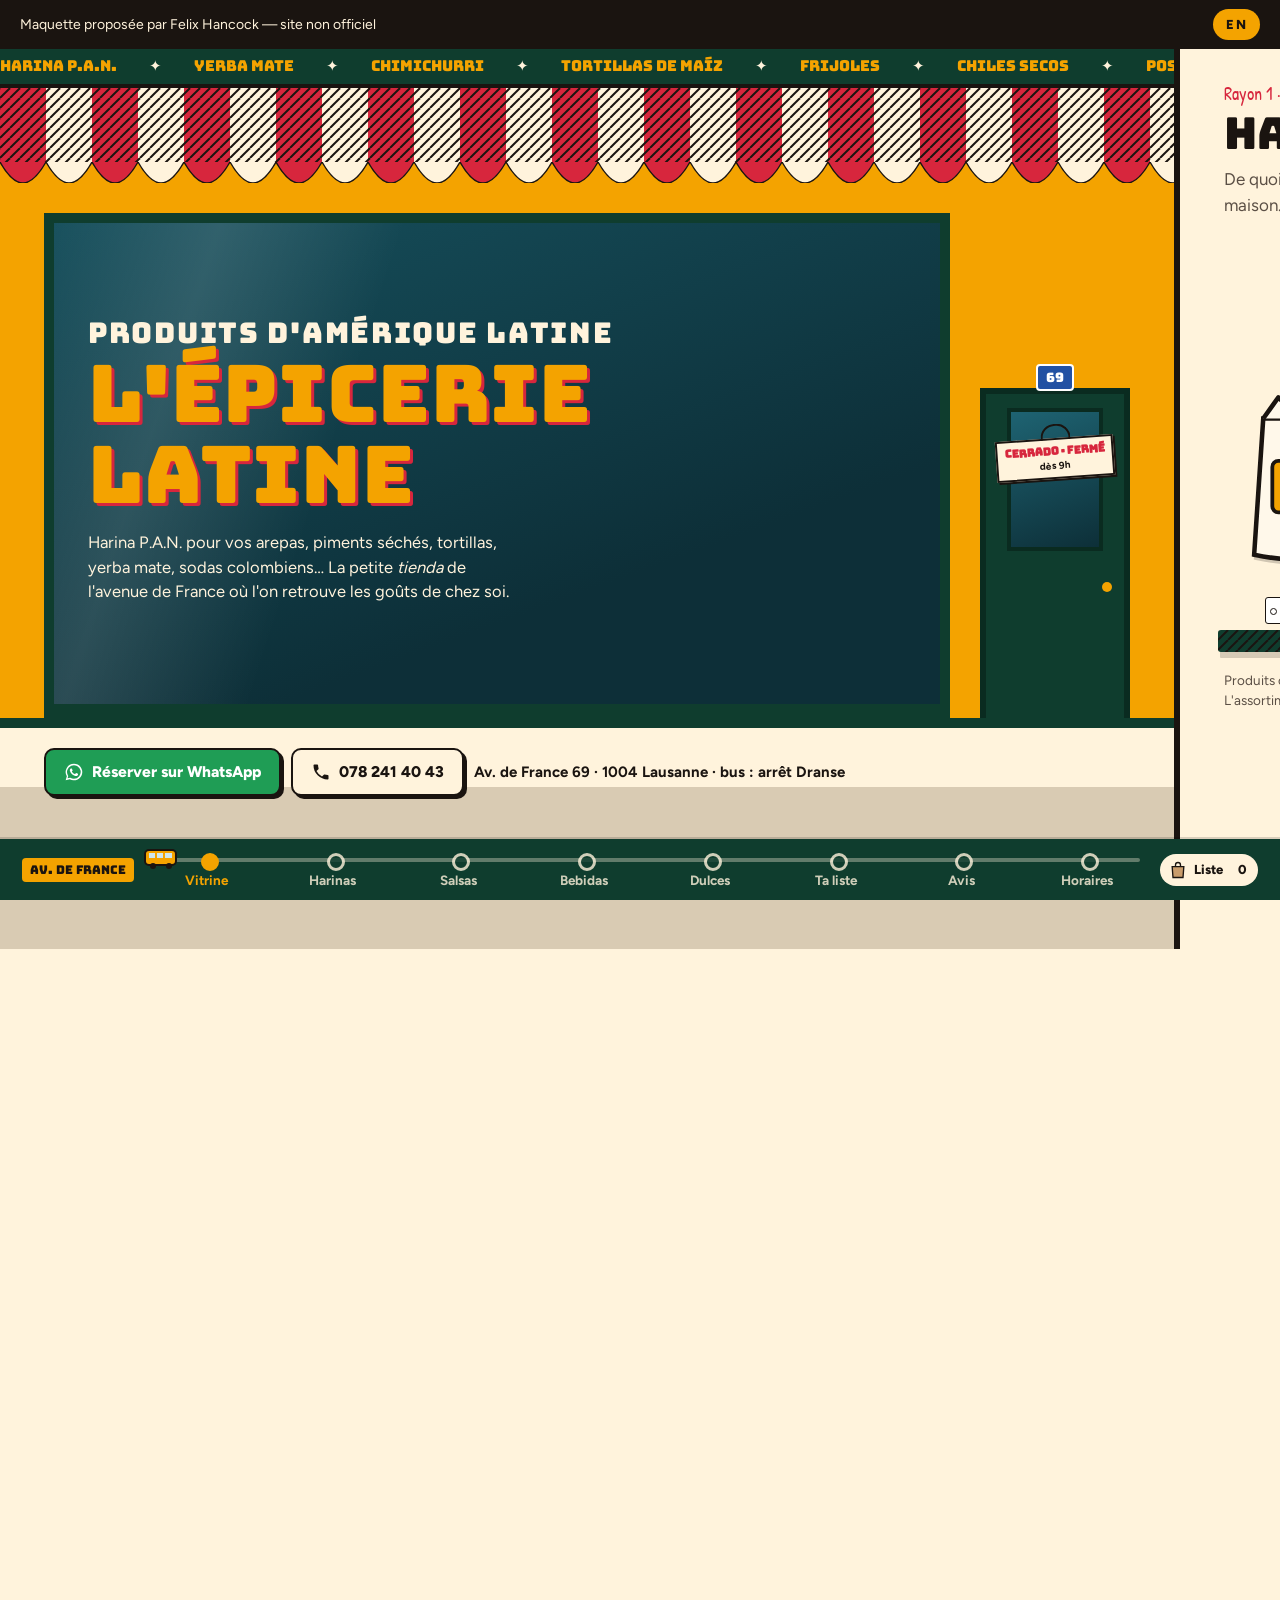
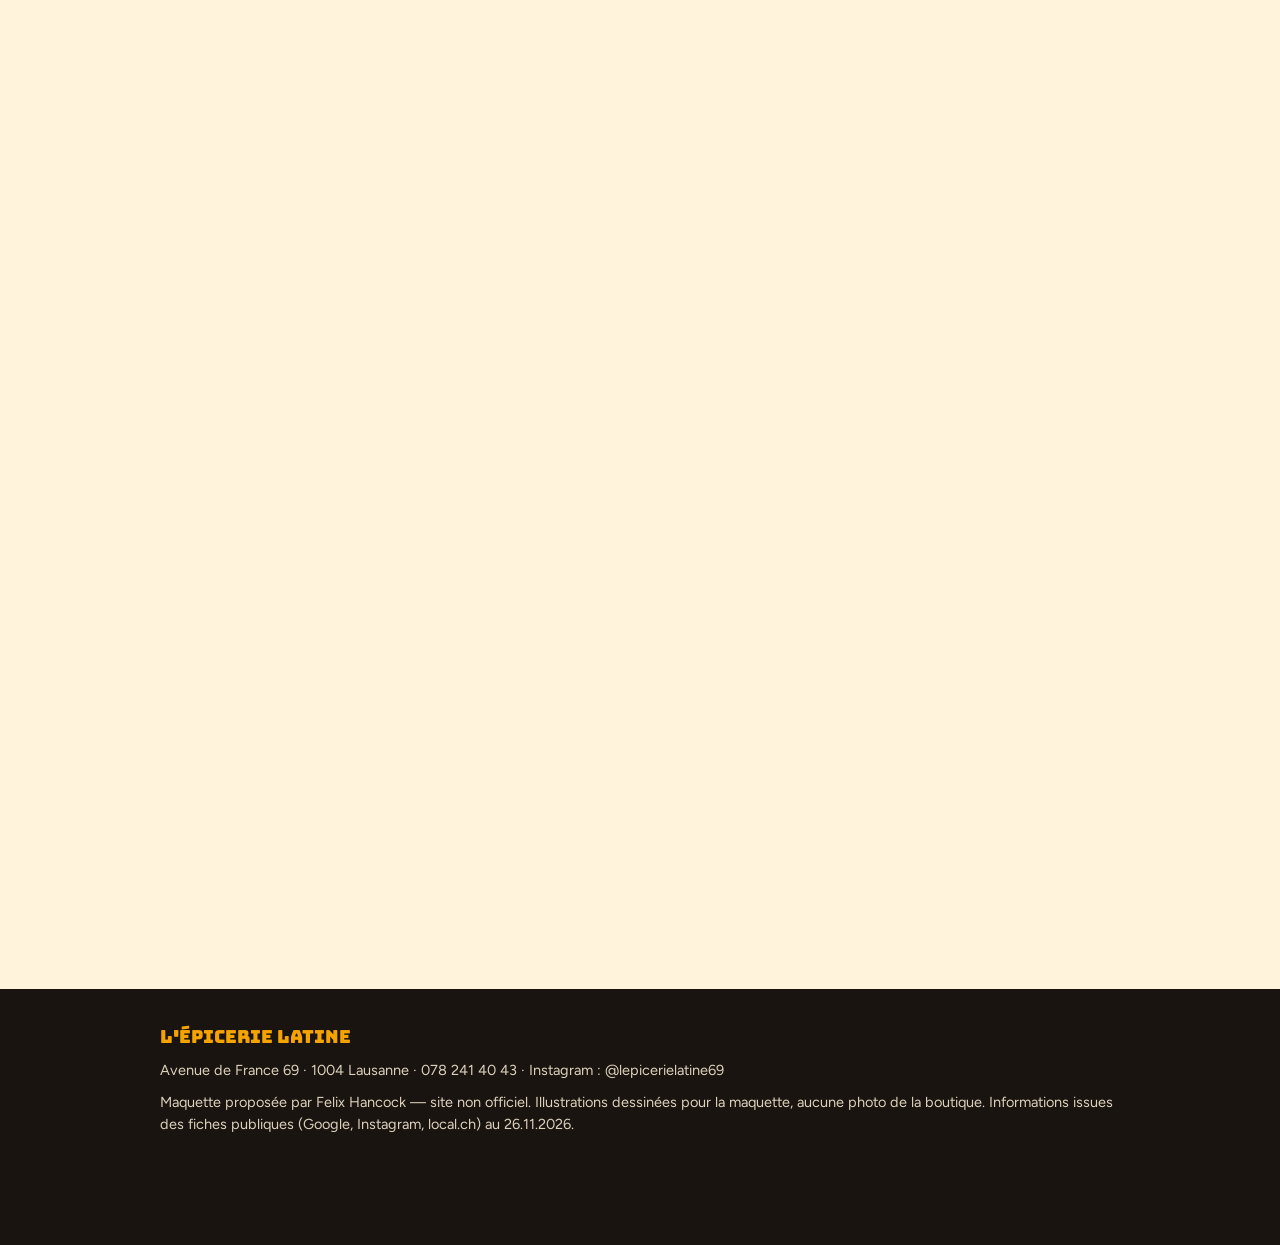
<file: epicerie-latine-lausanne/index.html>
<!doctype html>
<html lang="fr">
<head>
<meta charset="utf-8">
<meta name="viewport" content="width=device-width, initial-scale=1">
<meta name="robots" content="noindex">
<title>L'Épicerie Latine — Av. de France 69, Lausanne (maquette)</title>
<meta name="description" content="Maquette non officielle : L'Épicerie Latine, produits d'Amérique latine à l'avenue de France 69, Lausanne.">
<link rel="stylesheet" href="/assets/fonts/fonts.css">
<style>
:root{
  --green:#0F3D2E; --green2:#0a2b20; --gold:#F4A300; --red:#D7263D; --cream:#FFF3DC; --blue:#2251A3; --ink:#1A1410;
  --kraft:#C99C6B; --muted:#5b4f45;
  --disp:'Bungee',Impact,sans-serif; --body:'Figtree',system-ui,sans-serif; --hand:'Patrick Hand','Comic Sans MS',cursive;
}
*{box-sizing:border-box}
body{margin:0;background:var(--cream);color:var(--ink);font:400 17px/1.5 var(--body);-webkit-font-smoothing:antialiased;overflow-x:hidden}
[data-en]{display:none} body.en [data-fr]{display:none} body.en [data-en]{display:revert}
a{color:inherit}
button{font:inherit;color:inherit}
:focus-visible{outline:3px solid var(--blue);outline-offset:3px}
.sr{position:absolute;width:1px;height:1px;overflow:hidden;clip:rect(0 0 0 0);white-space:nowrap}
h1,h2,h3{font-family:var(--disp);font-weight:400;line-height:1.02;margin:0;letter-spacing:.01em}
p{margin:0}

/* ---------- banner ---------- */
.banner{display:flex;align-items:center;justify-content:space-between;gap:12px;padding:9px 20px;background:var(--ink);color:var(--cream);font-size:14px}
.lang{flex:none;font:800 13px/1 var(--body);letter-spacing:.1em;background:var(--gold);color:var(--ink);border:0;border-radius:999px;padding:9px 13px;cursor:pointer}

/* ---------- bus line nav ---------- */
.bus{position:sticky;top:0;z-index:20;background:var(--green);color:var(--cream);display:flex;align-items:center;gap:10px;padding:8px 12px 8px 16px;box-shadow:0 2px 0 rgba(0,0,0,.15)}
.bus .line-name{flex:none;font:400 12px/1 var(--disp);background:var(--gold);color:var(--ink);padding:6px 8px;border-radius:4px}
.stops-wrap{position:relative;flex:1;min-width:0;overflow-x:auto;scrollbar-width:none}
.stops-wrap::-webkit-scrollbar{display:none}
.stops{position:relative;display:flex;gap:0;list-style:none;margin:0;padding:18px 0 0;min-width:max-content}
.stops::before{content:"";position:absolute;left:10px;right:10px;top:9px;height:4px;border-radius:2px;background:rgba(255,243,220,.35)}
.stops li{position:relative;flex:1}
.stops a{position:relative;display:block;padding:6px 12px 2px;font:700 12.5px/1.1 var(--body);text-decoration:none;white-space:nowrap;text-align:center;opacity:.8}
.stops a::before{content:"";position:absolute;left:50%;top:-14px;width:12px;height:12px;margin-left:-6px;border-radius:50%;background:var(--green);border:3px solid var(--cream)}
.stops a.cur{opacity:1;color:var(--gold)}
.stops a.cur::before{background:var(--gold);border-color:var(--gold)}
.bus-icon{position:absolute;top:-1px;left:0;width:34px;height:22px;transform:translateX(0);pointer-events:none;transition:transform .15s linear}
.bag-count{flex:none;display:flex;align-items:center;gap:6px;background:var(--cream);color:var(--ink);text-decoration:none;border-radius:999px;padding:6px 12px 6px 8px;font:800 13px/1 var(--body)}
.bag-count svg{width:20px;height:20px}
.bag-count.bump{animation:bump .4s ease}
@keyframes bump{40%{transform:scale(1.18)}}

/* ---------- street / panes (mobile first: stacked) ---------- */
.street{position:relative}
.sticky{position:relative}
.track{display:block}
.pane{position:relative;padding:44px 20px 52px;border-bottom:6px solid var(--ink)}
.pane-in{max-width:640px;margin:0 auto}
.kicker{display:inline-block;font:400 18px/1.2 var(--hand);color:var(--red);margin-bottom:6px}
.pane h2{font-size:clamp(30px,7vw,44px);margin-bottom:12px}
.lead{font-size:17px;color:var(--muted);max-width:46ch}

/* ---------- vitrine ---------- */
.vitrine{padding:0 0 40px;background:linear-gradient(var(--cream) 0 82%,#d9cbb3 82%)}
/* Effect adapted from Magic UI (MIT) — see /assets/vendor/LICENSE-magicui.txt (marquee) */
.fascia{background:var(--green);color:var(--gold);overflow:hidden;display:flex;gap:2rem;padding:10px 0;border-bottom:4px solid var(--ink);--duration:38s}
.fascia .run{flex:none;display:flex;gap:2rem;animation:marquee var(--duration) linear infinite;font:400 15px/1 var(--disp);white-space:nowrap}
.fascia .run span::after{content:"✦";margin-left:2rem;color:var(--cream)}
@keyframes marquee{to{transform:translateX(calc(-100% - 2rem))}}
.awning{position:relative;height:74px;background:repeating-linear-gradient(90deg,var(--red) 0 46px,var(--cream) 46px 92px);overflow:hidden}
.awning svg{position:absolute;inset:0;width:100%;height:100%;color:rgba(26,20,16,.13)}
.poster{display:none;align-self:center;background:var(--red);color:var(--cream);border:3px solid var(--ink);box-shadow:3px 3px 0 var(--ink);padding:12px 12px;transform:rotate(-2deg);font:400 20px/1.05 var(--disp);text-align:center}
.poster small{display:block;font:700 13px/1.25 var(--body);margin-top:6px}
.scallop{display:block;width:100%;height:22px;margin-top:-1px}
.facade{display:grid;grid-template-columns:minmax(0,1fr) auto;gap:16px;align-items:end;padding:18px 20px 0;background:var(--gold);border-bottom:10px solid var(--green)}
.window{position:relative;background:linear-gradient(160deg,#164f5c,#0d2f38 70%);border:10px solid var(--green);border-bottom-width:14px;padding:24px 20px 26px;color:var(--cream);overflow:hidden}
.window::before{content:"";position:absolute;top:-40%;left:-10%;width:40%;height:180%;background:linear-gradient(90deg,transparent,rgba(255,255,255,.12),transparent);transform:rotate(18deg);pointer-events:none}
.window h1{position:relative;font-size:clamp(36px,10vw,82px);color:var(--gold);text-shadow:3px 3px 0 var(--red)}
.window h1 small{display:block;font-size:.36em;color:var(--cream);text-shadow:none;letter-spacing:.06em;margin-bottom:6px}
.window p{position:relative;margin-top:14px;font-size:16.5px;max-width:40ch}
.door{position:relative;width:118px;height:210px;background:var(--green);border:6px solid var(--green2);border-bottom:0;display:flex;flex-direction:column;align-items:center;padding-top:14px}
.door .glass{width:76px;height:96px;background:linear-gradient(160deg,#1e6372,#0d2f38);border:4px solid var(--green2)}
.door .knob{position:absolute;right:12px;top:118px;width:10px;height:10px;border-radius:50%;background:var(--gold)}
.sign{position:absolute;top:44px;left:50%;transform:translateX(-50%) rotate(-4deg);background:var(--cream);color:var(--ink);border:2px solid var(--ink);padding:5px 7px;font:400 11px/1.1 var(--disp);text-align:center;white-space:nowrap;box-shadow:2px 2px 0 var(--ink)}
.sign::before{content:"";position:absolute;left:50%;top:-16px;width:26px;height:14px;margin-left:-13px;border:2px solid var(--ink);border-bottom:0;border-radius:14px 14px 0 0}
.sign.open b{color:#1d7a3e} .sign.closed b{color:var(--red)}
.sign small{display:block;font:700 10px/1.2 var(--body);margin-top:3px}
.number{position:absolute;top:-30px;left:50%;transform:translateX(-50%);background:var(--blue);color:#fff;font:400 13px/1 var(--disp);padding:5px 8px;border:2px solid #fff;border-radius:4px}
.sidewalk{padding:18px 20px 0;display:flex;flex-wrap:wrap;gap:10px;align-items:center}
.btn{display:inline-flex;align-items:center;justify-content:center;gap:8px;min-height:48px;padding:12px 18px;border-radius:10px;border:2px solid var(--ink);font:800 15.5px/1.1 var(--body);text-decoration:none;cursor:pointer;background:var(--cream);box-shadow:3px 3px 0 var(--ink);transition:transform .12s ease,box-shadow .12s ease}
.btn:active{transform:translate(3px,3px);box-shadow:0 0 0 var(--ink)}
.btn svg{width:20px;height:20px;flex:none}
.btn.wa{background:#1f9d55;color:#fff}
.btn.red{background:var(--red);color:#fff}
.addr{font-weight:700;font-size:15px;color:var(--ink)}

/* ---------- shelves ---------- */
.shelf-pane{background:var(--cream)}
.shelf-pane:nth-of-type(odd){background:#fbe7c4}
.shelf{position:relative;margin-top:22px;padding:0 6px}
.shelf-row{display:grid;grid-template-columns:repeat(3,minmax(0,1fr));gap:10px;align-items:end;padding:0 4px}
.lip{position:relative;height:22px;margin:0 -6px;background:var(--green);border-radius:3px;overflow:hidden;box-shadow:0 8px 0 -2px rgba(26,20,16,.18)}
/* Effect adapted from Magic UI (MIT) — see /assets/vendor/LICENSE-magicui.txt (striped-pattern) */
.lip svg{position:absolute;inset:0;width:100%;height:100%;color:rgba(244,163,0,.55)}
.prod{position:relative;display:flex;flex-direction:column;align-items:center;gap:6px;padding:8px 2px 6px;background:none;border:0;cursor:pointer;-webkit-tap-highlight-color:transparent}
.prod svg.item{width:min(100%,104px);height:112px;transition:transform .2s ease;filter:drop-shadow(2px 3px 0 rgba(26,20,16,.2))}
.prod:hover svg.item{transform:translateY(-6px) rotate(-2deg)}
.prod .tag{position:relative;font:400 15px/1.15 var(--hand);background:#fff;border:1.5px solid var(--ink);padding:4px 8px 4px 14px;border-radius:3px 8px 8px 3px;text-align:left;max-width:100%}
.prod .tag::before{content:"";position:absolute;left:4px;top:50%;width:5px;height:5px;margin-top:-2.5px;border-radius:50%;border:1.5px solid var(--ink)}
.prod .plus{position:absolute;top:2px;right:6px;width:26px;height:26px;border-radius:50%;background:var(--red);color:#fff;font:800 17px/26px var(--body);text-align:center;box-shadow:1px 1px 0 var(--ink)}
.prod[aria-pressed="true"] .plus{background:#1d7a3e}
.prod .qty{position:absolute;top:30px;right:4px;font:800 12px/1 var(--body);background:var(--ink);color:#fff;border-radius:999px;padding:3px 6px;display:none}
.prod[aria-pressed="true"] .qty{display:block}
.note{margin-top:18px;font-size:13.5px;color:var(--muted);max-width:52ch}

/* ---------- bag ---------- */
.bag-pane{background:var(--green);color:var(--cream)}
.bag-pane .kicker{color:var(--gold)}
.bag-pane .lead{color:rgba(255,243,220,.85)}
.bag-wrap{display:grid;grid-template-columns:minmax(0,1fr);gap:18px;margin-top:20px;align-items:start}
.paperbag{position:relative;background:var(--kraft);color:var(--ink);padding:34px 20px 20px;border-radius:2px 2px 8px 8px;clip-path:polygon(0 14px,6% 0,12% 14px,18% 0,24% 14px,30% 0,36% 14px,42% 0,48% 14px,54% 0,60% 14px,66% 0,72% 14px,78% 0,84% 14px,90% 0,96% 14px,100% 0,100% 100%,0 100%);min-height:220px;background-image:repeating-linear-gradient(0deg,rgba(0,0,0,.035) 0 2px,transparent 2px 6px)}
.paperbag h3{font:400 26px/1 var(--hand);margin-bottom:8px}
.list{list-style:none;margin:0;padding:0;font:400 20px/1.3 var(--hand)}
.list li{display:flex;align-items:center;gap:8px;border-bottom:1px dashed rgba(26,20,16,.35);padding:5px 0}
.list li span{flex:1;min-width:0}
.list button{width:30px;height:30px;border-radius:50%;border:1.5px solid var(--ink);background:var(--cream);font:800 16px/1 var(--body);cursor:pointer;flex:none}
.empty{font:400 18px/1.35 var(--hand);color:#4a3a2b}
.form{display:grid;gap:10px}
.form label{font-size:14px;font-weight:700}
.form input,.form select{width:100%;margin-top:4px;min-height:44px;padding:10px 12px;border-radius:8px;border:2px solid var(--ink);background:var(--cream);color:var(--ink);font:500 16px var(--body)}
.paynote{font-size:13.5px;opacity:.85}

/* ---------- tags (reviews) ---------- */
.tags-pane{background:#fbe7c4}
.tags{display:grid;grid-template-columns:minmax(0,1fr) minmax(0,1fr);gap:16px 14px;margin-top:22px;align-items:start}
.ptag{position:relative;background:#fff;border:2px solid var(--ink);border-radius:4px 14px 14px 4px;padding:14px 14px 14px 26px;box-shadow:3px 3px 0 var(--ink);transform:rotate(var(--r,0deg))}
.ptag::before{content:"";position:absolute;left:9px;top:16px;width:8px;height:8px;border-radius:50%;border:2px solid var(--ink)}
.ptag b{display:block;font:400 20px/1.1 var(--hand);color:var(--red)}
.ptag p{font-size:14.5px;margin-top:4px;color:var(--muted)}
.ptag:nth-child(2){--r:1.5deg}.ptag:nth-child(3){--r:-1deg}.ptag:nth-child(4){--r:2deg}.ptag:nth-child(5){--r:-2deg}
.rating{margin-top:6px;font-weight:800}

/* ---------- door / hours ---------- */
.hours-pane{background:var(--cream)}
.hours-grid{display:grid;grid-template-columns:minmax(0,1fr);gap:18px;margin-top:20px;align-items:start}
.plaque{background:var(--ink);color:var(--cream);border-radius:10px;padding:18px 18px 16px;border:4px solid var(--gold)}
.plaque h3{font-size:18px;color:var(--gold);margin-bottom:10px}
.plaque table{width:100%;border-collapse:collapse;font-size:15.5px}
.plaque td{padding:6px 0;border-bottom:1px solid rgba(255,243,220,.18)}
.plaque td+td{text-align:right;font-variant-numeric:tabular-nums;font-weight:700}
.plaque tr.today td{color:var(--gold)}
.access{display:grid;gap:10px;font-size:15.5px}
.access .row{display:flex;gap:10px;align-items:flex-start}
.access .row svg{width:22px;height:22px;flex:none;margin-top:1px}
.stop-sign{display:inline-flex;align-items:center;gap:6px;background:var(--blue);color:#fff;border-radius:4px;padding:3px 8px;font:400 12px/1.2 var(--disp)}
.mapbox{height:220px;border:2px solid var(--ink);border-radius:10px;overflow:hidden;background:#efe3cc}
.confirm{font-size:13.5px;color:var(--muted)}

/* ---------- footer ---------- */
.back{background:var(--ink);color:var(--cream);padding:34px 20px 40px;font-size:14.5px}
.back-in{max-width:960px;margin:0 auto;display:grid;gap:10px}
.back b{font-family:var(--disp);font-weight:400;color:var(--gold);font-size:18px}
.back p{opacity:.85}

/* fly-to-bag clone */
.fly{position:fixed;z-index:50;pointer-events:none;width:60px;height:64px}

/* ---------- desktop: one long sideways shop window ---------- */
@media (min-width:1024px) and (min-height:640px) and (prefers-reduced-motion:no-preference){
  .bus{position:fixed;top:auto;bottom:0;left:0;right:0;padding:10px 22px;box-shadow:0 -2px 0 rgba(0,0,0,.15)}
  .stops{min-width:0}
  .stops a{font-size:13.5px}
  html.pinned .street{height:var(--street-h,600vh)}
  html.pinned .sticky{position:sticky;top:0;height:100vh;overflow:hidden}
  .track{display:flex;height:100vh;width:max-content;will-change:transform}
  .pane{flex:none;height:100vh;padding:34px 44px 104px;border-bottom:0;border-right:6px solid var(--ink);overflow:hidden}
  .pane-in{max-width:none;margin:0}
  .vitrine{width:min(1180px,94vw);padding:0 0 calc(104px + var(--banner-h,0px));display:flex;flex-direction:column}
  .vitrine .facade{flex:1;padding:30px 44px 0;gap:30px;align-items:end}
  .vitrine .window{align-self:stretch;display:flex;flex-direction:column;justify-content:center}
  .shelf-pane .pane-in{height:100%;display:flex;flex-direction:column}
  .shelf-pane .shelf{margin-top:auto}
  .shelf-pane .note{margin-bottom:auto}
  .prod svg.item{width:100%;height:min(26vh,230px)}
  .vitrine .sidewalk{padding:20px 44px 0}
  .window{padding:30px 34px 34px}
  .window h1{font-size:clamp(56px,6.2vw,92px)}
  .door{width:150px;height:min(330px,42vh)}
  .door .glass{width:96px;height:46%}
  .door .knob{top:58%}
  .shelf-pane{width:600px}
  .bag-pane{width:860px}
  .bag-wrap{grid-template-columns:minmax(0,1.05fr) minmax(0,1fr);gap:26px}
  .paperbag{min-height:min(46vh,420px)}
  .tags-pane{width:720px}
  .hours-pane{width:960px}
  .hours-grid{grid-template-columns:minmax(0,1fr) minmax(0,1fr);gap:26px}
  .mapbox{height:200px}
  .back{padding-bottom:110px}
  .lip{margin:0 -12px}
}
@media (min-width:1024px) and (min-height:640px) and (prefers-reduced-motion:no-preference) and (max-height:820px){
  .pane h2{font-size:38px}
  .prod svg.item{height:min(24vh,170px)}
  .shelf{margin-top:14px}
}
@media (min-width:700px) and (max-width:1023.98px){
  .shelf-row{gap:18px}
  .bag-wrap,.hours-grid{grid-template-columns:minmax(0,1fr) minmax(0,1fr)}
  .tags{grid-template-columns:repeat(3,minmax(0,1fr))}
  .door{width:140px;height:250px}
}
@media (max-width:599px){
  .facade{grid-template-columns:minmax(0,1fr) 104px;gap:12px 14px;padding:16px 14px 0}
  .window{grid-column:1/-1;padding:20px 16px 22px;border-width:8px}
  .window h1{font-size:min(9.2vw,46px)}
  .poster{display:block}
  .door{width:104px;height:178px;margin-top:22px}
  .door .glass{width:62px;height:76px}
  .door .knob{top:100px;right:9px}
  .sign{font-size:10px;padding:4px 6px}
}
@media (max-width:420px){
  .tags{grid-template-columns:minmax(0,1fr)}
  .prod .tag{font-size:14px;padding:3px 6px 3px 12px}
}
@media (prefers-reduced-motion:reduce){
  .fascia .run{animation:none}
  .prod svg.item,.bus-icon{transition:none}
  .fascia{flex-wrap:wrap;justify-content:center}
  .fascia .run{flex:1 1 auto;flex-wrap:wrap;justify-content:center;row-gap:.6rem;white-space:normal;padding:0 16px}
  .fascia .run[aria-hidden]{display:none}
}
</style>
</head>
<body>

<svg width="0" height="0" style="position:absolute" aria-hidden="true" focusable="false">
  <defs>
    <!-- Effect adapted from Magic UI (MIT) — see /assets/vendor/LICENSE-magicui.txt (striped-pattern) -->
    <pattern id="stripes" width="10" height="10" patternUnits="userSpaceOnUse">
      <line x1="0" y1="10" x2="10" y2="0" stroke="currentColor" stroke-width="2"/>
      <line x1="-10" y1="10" x2="0" y2="0" stroke="currentColor" stroke-width="2"/>
      <line x1="10" y1="10" x2="20" y2="0" stroke="currentColor" stroke-width="2"/>
    </pattern>
    <!-- product illustrations: colours come from --c1 / --c2 / --c3 on each button -->
    <symbol id="sack" viewBox="0 0 100 120"><path d="M18 22 L82 22 L88 112 Q50 120 12 112 Z" fill="var(--c1)" stroke="#1A1410" stroke-width="3"/><path d="M18 22 L28 8 L40 20 L50 6 L60 20 L72 8 L82 22" fill="var(--c1)" stroke="#1A1410" stroke-width="3" stroke-linejoin="round"/><rect x="24" y="50" width="52" height="34" rx="4" fill="var(--c2)" stroke="#1A1410" stroke-width="2.5"/><path d="M34 67 h32" stroke="var(--c3)" stroke-width="6" stroke-linecap="round"/></symbol>
    <symbol id="stack" viewBox="0 0 100 120"><g stroke="#1A1410" stroke-width="3" fill="var(--c1)"><ellipse cx="50" cy="104" rx="40" ry="10"/><ellipse cx="50" cy="94" rx="40" ry="10"/><ellipse cx="50" cy="84" rx="40" ry="10"/><ellipse cx="50" cy="74" rx="40" ry="10"/></g><path d="M14 44 h72 v40 h-72 z" fill="var(--c2)" opacity=".9" stroke="#1A1410" stroke-width="3"/><path d="M26 64 h48" stroke="var(--c3)" stroke-width="6" stroke-linecap="round"/></symbol>
    <symbol id="jar" viewBox="0 0 100 120"><rect x="28" y="10" width="44" height="16" rx="3" fill="var(--c3)" stroke="#1A1410" stroke-width="3"/><path d="M24 30 Q24 24 30 24 H70 Q76 24 76 30 V106 Q76 114 68 114 H32 Q24 114 24 106 Z" fill="var(--c1)" stroke="#1A1410" stroke-width="3"/><rect x="30" y="54" width="40" height="30" rx="3" fill="var(--c2)" stroke="#1A1410" stroke-width="2.5"/><circle cx="50" cy="69" r="7" fill="var(--c3)"/></symbol>
    <symbol id="bottle" viewBox="0 0 100 120"><path d="M42 6 H58 V30 Q72 40 72 58 V108 Q72 116 64 116 H36 Q28 116 28 108 V58 Q28 40 42 30 Z" fill="var(--c1)" stroke="#1A1410" stroke-width="3"/><rect x="40" y="2" width="20" height="10" rx="2" fill="var(--c3)" stroke="#1A1410" stroke-width="3"/><rect x="28" y="66" width="44" height="28" fill="var(--c2)" stroke="#1A1410" stroke-width="2.5"/><path d="M36 80 h28" stroke="var(--c3)" stroke-width="5" stroke-linecap="round"/></symbol>
    <symbol id="packet" viewBox="0 0 100 120"><path d="M20 18 H80 L76 110 H24 Z" fill="var(--c1)" stroke="#1A1410" stroke-width="3"/><path d="M20 18 l6 -8 l6 8 l6 -8 l6 8 l6 -8 l6 8 l6 -8 l6 8 l6 -8 l6 8" fill="none" stroke="#1A1410" stroke-width="3" stroke-linejoin="round"/><ellipse cx="50" cy="64" rx="22" ry="18" fill="var(--c2)" stroke="#1A1410" stroke-width="2.5"/><path d="M38 64 h24" stroke="var(--c3)" stroke-width="5" stroke-linecap="round"/></symbol>
    <symbol id="ristra" viewBox="0 0 100 120"><path d="M50 4 V30" stroke="#1A1410" stroke-width="3"/><g stroke="#1A1410" stroke-width="2.5" fill="var(--c1)"><path d="M50 28 q-26 6 -30 34 q10 -18 30 -20z"/><path d="M50 28 q26 6 30 34 q-10 -18 -30 -20z"/><path d="M50 46 q-22 8 -22 40 q8 -22 22 -26z"/><path d="M50 46 q22 8 22 40 q-8 -22 -22 -26z"/><path d="M50 62 q-12 14 -6 50 q4 -26 6 -34z"/><path d="M50 62 q12 14 6 50 q-4 -26 -6 -34z"/></g><circle cx="50" cy="30" r="6" fill="var(--c2)" stroke="#1A1410" stroke-width="2.5"/></symbol>
    <symbol id="tall" viewBox="0 0 100 120"><path d="M28 14 H72 V112 H28 Z" fill="var(--c1)" stroke="#1A1410" stroke-width="3"/><path d="M28 14 L36 4 H64 L72 14" fill="var(--c3)" stroke="#1A1410" stroke-width="3" stroke-linejoin="round"/><path d="M28 46 H72 V82 H28 Z" fill="var(--c2)" stroke="#1A1410" stroke-width="2.5"/><path d="M40 58 q10 14 20 0" fill="none" stroke="var(--c3)" stroke-width="4" stroke-linecap="round"/></symbol>
    <symbol id="candy" viewBox="0 0 100 120"><g stroke="#1A1410" stroke-width="3"><path d="M14 60 L30 46 L30 74 Z" fill="var(--c2)"/><path d="M86 60 L70 46 L70 74 Z" fill="var(--c2)"/><ellipse cx="50" cy="60" rx="22" ry="17" fill="var(--c1)"/></g><path d="M40 52 q10 16 20 0" fill="none" stroke="var(--c3)" stroke-width="4"/><g stroke="#1A1410" stroke-width="3"><path d="M20 98 L32 88 L32 108 Z" fill="var(--c1)"/><path d="M80 98 L68 88 L68 108 Z" fill="var(--c1)"/><ellipse cx="50" cy="98" rx="20" ry="13" fill="var(--c3)"/></g></symbol>
    <symbol id="empanada" viewBox="0 0 100 120"><path d="M10 96 Q50 22 90 96 Z" fill="var(--c1)" stroke="#1A1410" stroke-width="3" stroke-linejoin="round"/><path d="M14 92 q6 -6 10 2 q6 -8 10 2 q6 -8 10 2 q6 -8 10 2 q6 -8 10 2 q6 -8 10 2 q6 -8 8 0" fill="none" stroke="#1A1410" stroke-width="2.5"/><path d="M8 104 H92" stroke="var(--c2)" stroke-width="8" stroke-linecap="round"/></symbol>
  </defs>
</svg>

<div class="banner">
  <p><span data-fr>Maquette proposée par Felix Hancock — site non officiel</span><span data-en>Proposed mock-up by Felix Hancock — not the official site</span></p>
  <button class="lang" type="button" id="lang" aria-pressed="false" aria-label="Switch to English / Passer en français"><span data-fr>EN</span><span data-en>FR</span></button>
</div>

<nav class="bus" aria-label="Rayons / Aisles">
  <span class="line-name" aria-hidden="true">Av. de France</span>
  <div class="stops-wrap" id="stopsWrap">
    <ol class="stops" id="stops">
      <li><a href="#vitrine"><span data-fr>Vitrine</span><span data-en>Window</span></a></li>
      <li><a href="#harinas">Harinas</a></li>
      <li><a href="#salsas">Salsas</a></li>
      <li><a href="#bebidas">Bebidas</a></li>
      <li><a href="#dulces">Dulces</a></li>
      <li><a href="#bolsa"><span data-fr>Ta liste</span><span data-en>Your list</span></a></li>
      <li><a href="#avis"><span data-fr>Avis</span><span data-en>Reviews</span></a></li>
      <li><a href="#horaires"><span data-fr>Horaires</span><span data-en>Hours</span></a></li>
    </ol>
    <svg class="bus-icon" id="busIcon" viewBox="0 0 34 22" aria-hidden="true"><rect x="1" y="2" width="31" height="15" rx="4" fill="#F4A300" stroke="#1A1410" stroke-width="2"/><rect x="5" y="5" width="6" height="5" fill="#cfe7ef"/><rect x="13" y="5" width="6" height="5" fill="#cfe7ef"/><rect x="21" y="5" width="7" height="5" fill="#cfe7ef"/><circle cx="9" cy="18" r="3" fill="#1A1410"/><circle cx="25" cy="18" r="3" fill="#1A1410"/></svg>
  </div>
  <a class="bag-count" id="bagCount" href="#bolsa"><svg viewBox="0 0 24 24" aria-hidden="true"><path d="M5 8h14l-1 13H6z" fill="#C99C6B" stroke="#1A1410" stroke-width="1.6"/><path d="M9 8V6a3 3 0 0 1 6 0v2" fill="none" stroke="#1A1410" stroke-width="1.6"/></svg><span data-fr>Liste</span><span data-en>List</span>&nbsp;<span id="bagNum">0</span></a>
</nav>

<section class="street" id="street" aria-label="L'Épicerie Latine">
 <div class="sticky" id="sticky">
  <div class="track" id="track">

    <!-- 1. VITRINE -->
    <article class="pane vitrine" id="vitrine" aria-labelledby="t-vitrine">
      <div class="fascia">
        <div class="run"><span>Harina P.A.N.</span><span>Yerba mate</span><span>Chimichurri</span><span>Tortillas de maíz</span><span>Frijoles</span><span>Chiles secos</span><span>Postobón</span><span>Dulces típicos</span><span>Colombia · México · España</span></div>
        <div class="run" aria-hidden="true"><span>Harina P.A.N.</span><span>Yerba mate</span><span>Chimichurri</span><span>Tortillas de maíz</span><span>Frijoles</span><span>Chiles secos</span><span>Postobón</span><span>Dulces típicos</span><span>Colombia · México · España</span></div>
      </div>
      <div class="awning" aria-hidden="true"><svg><rect width="100%" height="100%" fill="url(#stripes)"/></svg></div>
      <svg class="scallop" aria-hidden="true"><defs><pattern id="sc" width="92" height="22" patternUnits="userSpaceOnUse"><path d="M0 0 H46 V1 Q34 22 23 22 Q12 22 0 1 Z" fill="#D7263D" stroke="#1A1410" stroke-width="1.5"/><path d="M46 0 H92 V1 Q80 22 69 22 Q58 22 46 1 Z" fill="#FFF3DC" stroke="#1A1410" stroke-width="1.5"/></pattern></defs><rect width="100%" height="22" fill="#F4A300"/><rect width="100%" height="22" fill="url(#sc)"/></svg>
      <div class="facade">
        <div class="window">
          <h1 id="t-vitrine"><small><span data-fr>Produits d'Amérique latine</span><span data-en>Latin American groceries</span></small>L'Épicerie Latine</h1>
          <p><span data-fr>Harina P.A.N. pour vos arepas, piments séchés, tortillas, yerba mate, sodas colombiens… La petite <i>tienda</i> de l'avenue de France où l'on retrouve les goûts de chez soi.</span><span data-en>Harina P.A.N. for your arepas, dried chillies, tortillas, yerba mate, Colombian sodas… The little <i>tienda</i> on Avenue de France where you find the flavours of home.</span></p>
        </div>
        <p class="poster"><span data-fr>Ouvert 7j/7</span><span data-en>Open 7 days</span><small><span data-fr>dimanche aussi, 9h–15h</span><span data-en>Sundays too, 9–3</span></small></p>
        <div class="door" aria-hidden="true">
          <span class="number">69</span>
          <div class="glass"></div>
          <span class="knob"></span>
          <div class="sign" id="sign"><b data-fr>Abierto</b><b data-en>Open</b><small><span data-fr>Lun–Sam 9h–20h</span><span data-en>Mon–Sat 9–8</span></small></div>
        </div>
      </div>
      <div class="sidewalk">
        <a class="btn wa" href="https://wa.me/41782414043?text=Bonjour%2C%20je%20voudrais%20r%C3%A9server%20quelques%20produits%20(vu%20sur%20votre%20site)." target="_blank" rel="noopener"><svg viewBox="0 0 24 24" aria-hidden="true"><path fill="#fff" d="M12 2a10 10 0 0 0-8.6 15.1L2 22l5-1.3A10 10 0 1 0 12 2zm0 18.2c-1.6 0-3.1-.4-4.4-1.2l-.3-.2-3 .8.8-2.9-.2-.3A8.2 8.2 0 1 1 12 20.2zm4.5-6.1c-.2-.1-1.5-.7-1.7-.8-.2-.1-.4-.1-.6.1l-.8 1c-.1.2-.3.2-.5.1a6.7 6.7 0 0 1-3.3-2.9c-.2-.4.2-.4.7-1.3.1-.2 0-.3 0-.4l-.8-1.8c-.2-.5-.4-.4-.6-.4h-.5c-.2 0-.4.1-.6.3-.2.2-.8.8-.8 2s.9 2.3 1 2.5c.1.2 1.7 2.6 4.1 3.6 1.5.7 2.1.7 2.9.6.5-.1 1.5-.6 1.7-1.2.2-.6.2-1.1.1-1.2l-.3-.2z"/></svg><span data-fr>Réserver sur WhatsApp</span><span data-en>Reserve on WhatsApp</span></a>
        <a class="btn" href="tel:+41782414043"><svg viewBox="0 0 24 24" aria-hidden="true"><path fill="currentColor" d="M6.6 10.8a15 15 0 0 0 6.6 6.6l2.2-2.2c.3-.3.7-.4 1-.2 1.1.4 2.3.6 3.6.6.6 0 1 .4 1 1V20c0 .6-.4 1-1 1A17 17 0 0 1 3 4c0-.6.4-1 1-1h3.5c.6 0 1 .4 1 1 0 1.3.2 2.5.6 3.6.1.3 0 .7-.2 1z"/></svg>078&nbsp;241&nbsp;40&nbsp;43</a>
        <span class="addr">Av. de France 69 · 1004 Lausanne · <span data-fr>bus : arrêt Dranse</span><span data-en>bus: Dranse stop</span></span>
      </div>
    </article>

    <!-- 2. SHELF: HARINAS -->
    <article class="pane shelf-pane" id="harinas" aria-labelledby="t-har">
      <div class="pane-in">
        <span class="kicker"><span data-fr>Rayon 1 · touchez pour ajouter à votre liste</span><span data-en>Aisle 1 · tap to add to your list</span></span>
        <h2 id="t-har">Harinas <span style="color:var(--red)">&amp;</span> maíz</h2>
        <p class="lead"><span data-fr>De quoi faire des arepas, des tacos ou un bon plat de frijoles à la maison.</span><span data-en>Everything for arepas, tacos or a proper pot of frijoles at home.</span></p>
        <div class="shelf">
          <div class="shelf-row">
            <button class="prod" type="button" data-id="pan" data-name="Harina P.A.N. (farine pour arepas)" data-name-en="Harina P.A.N. (arepa flour)" style="--c1:#fff8ea;--c2:#F4A300;--c3:#D7263D" aria-pressed="false"><span class="plus" aria-hidden="true">+</span><span class="qty"></span><svg class="item" aria-hidden="true"><use href="#sack"/></svg><span class="tag">Harina P.A.N.<span class="sr"><span data-fr> — ajouter à ma liste</span><span data-en> — add to my list</span></span></span></button>
            <button class="prod" type="button" data-id="tortillas" data-name="Tortillas de maïs" data-name-en="Corn tortillas" style="--c1:#f2d48a;--c2:#2251A3;--c3:#F4A300" aria-pressed="false"><span class="plus" aria-hidden="true">+</span><span class="qty"></span><svg class="item" aria-hidden="true"><use href="#stack"/></svg><span class="tag"><span data-fr>Tortillas de maïs</span><span data-en>Corn tortillas</span><span class="sr"><span data-fr> — ajouter à ma liste</span><span data-en> — add to my list</span></span></span></button>
            <button class="prod" type="button" data-id="frijoles" data-name="Haricots / frijoles" data-name-en="Beans / frijoles" style="--c1:#7a3b2a;--c2:#FFF3DC;--c3:#0F3D2E" aria-pressed="false"><span class="plus" aria-hidden="true">+</span><span class="qty"></span><svg class="item" aria-hidden="true"><use href="#sack"/></svg><span class="tag">Frijoles<span class="sr"><span data-fr> — ajouter à ma liste</span><span data-en> — add to my list</span></span></span></button>
          </div>
          <div class="lip" aria-hidden="true"><svg><rect width="100%" height="100%" fill="url(#stripes)"/></svg></div>
        </div>
        <p class="note"><span data-fr>Produits cités sur les fiches publiques de la boutique ou dans les avis clients. L'assortiment exact est à confirmer en magasin.</span><span data-en>Products mentioned in the shop's public listings or in customer reviews. Exact range to be confirmed in store.</span></p>
      </div>
    </article>

    <!-- 3. SHELF: SALSAS -->
    <article class="pane shelf-pane" id="salsas" aria-labelledby="t-sal">
      <div class="pane-in">
        <span class="kicker"><span data-fr>Rayon 2 · ça pique (un peu)</span><span data-en>Aisle 2 · a little heat</span></span>
        <h2 id="t-sal">Salsas <span style="color:var(--red)">&amp;</span> chiles</h2>
        <p class="lead"><span data-fr>Piments séchés, sauces et chimichurri pour relever la cuisine du quotidien.</span><span data-en>Dried chillies, sauces and chimichurri to liven up everyday cooking.</span></p>
        <div class="shelf">
          <div class="shelf-row">
            <button class="prod" type="button" data-id="chiles" data-name="Piments séchés" data-name-en="Dried chillies" style="--c1:#D7263D;--c2:#0F3D2E;--c3:#F4A300" aria-pressed="false"><span class="plus" aria-hidden="true">+</span><span class="qty"></span><svg class="item" aria-hidden="true"><use href="#ristra"/></svg><span class="tag"><span data-fr>Piments séchés</span><span data-en>Dried chillies</span><span class="sr"><span data-fr> — ajouter à ma liste</span><span data-en> — add to my list</span></span></span></button>
            <button class="prod" type="button" data-id="salsa" data-name="Salsa" data-name-en="Salsa" style="--c1:#b8321f;--c2:#FFF3DC;--c3:#0F3D2E" aria-pressed="false"><span class="plus" aria-hidden="true">+</span><span class="qty"></span><svg class="item" aria-hidden="true"><use href="#jar"/></svg><span class="tag">Salsas<span class="sr"><span data-fr> — ajouter à ma liste</span><span data-en> — add to my list</span></span></span></button>
            <button class="prod" type="button" data-id="chimichurri" data-name="Chimichurri" data-name-en="Chimichurri" style="--c1:#3f7a35;--c2:#FFF3DC;--c3:#D7263D" aria-pressed="false"><span class="plus" aria-hidden="true">+</span><span class="qty"></span><svg class="item" aria-hidden="true"><use href="#jar"/></svg><span class="tag">Chimichurri<span class="sr"><span data-fr> — ajouter à ma liste</span><span data-en> — add to my list</span></span></span></button>
          </div>
          <div class="lip" aria-hidden="true"><svg><rect width="100%" height="100%" fill="url(#stripes)"/></svg></div>
        </div>
        <p class="note"><span data-fr>Marques et piquants exacts&nbsp;: à confirmer avec la boutique.</span><span data-en>Exact brands and heat levels: to be confirmed with the shop.</span></p>
      </div>
    </article>

    <!-- 4. SHELF: BEBIDAS -->
    <article class="pane shelf-pane" id="bebidas" aria-labelledby="t-beb">
      <div class="pane-in">
        <span class="kicker"><span data-fr>Rayon 3 · à boire</span><span data-en>Aisle 3 · to drink</span></span>
        <h2 id="t-beb">Bebidas <span style="color:var(--red)">&amp;</span> mate</h2>
        <p class="lead"><span data-fr>Les sodas colombiens qui manquent tant, et la yerba pour le maté.</span><span data-en>The Colombian sodas you miss, and yerba for your mate.</span></p>
        <div class="shelf">
          <div class="shelf-row">
            <button class="prod" type="button" data-id="postobon" data-name="Sodas colombiens (Postobón)" data-name-en="Colombian sodas (Postobón)" style="--c1:#e9871c;--c2:#2251A3;--c3:#FFF3DC" aria-pressed="false"><span class="plus" aria-hidden="true">+</span><span class="qty"></span><svg class="item" aria-hidden="true"><use href="#bottle"/></svg><span class="tag">Postobón<span class="sr"><span data-fr> — ajouter à ma liste</span><span data-en> — add to my list</span></span></span></button>
            <button class="prod" type="button" data-id="mate" data-name="Yerba mate" data-name-en="Yerba mate" style="--c1:#0F3D2E;--c2:#F4A300;--c3:#FFF3DC" aria-pressed="false"><span class="plus" aria-hidden="true">+</span><span class="qty"></span><svg class="item" aria-hidden="true"><use href="#tall"/></svg><span class="tag">Yerba mate<span class="sr"><span data-fr> — ajouter à ma liste</span><span data-en> — add to my list</span></span></span></button>
            <button class="prod" type="button" data-id="soda2" data-name="Autres boissons latines" data-name-en="Other Latin drinks" style="--c1:#7d2b8f;--c2:#F4A300;--c3:#FFF3DC" aria-pressed="false"><span class="plus" aria-hidden="true">+</span><span class="qty"></span><svg class="item" aria-hidden="true"><use href="#bottle"/></svg><span class="tag"><span data-fr>Autres boissons</span><span data-en>Other drinks</span><span class="sr"><span data-fr> — ajouter à ma liste</span><span data-en> — add to my list</span></span></span></button>
          </div>
          <div class="lip" aria-hidden="true"><svg><rect width="100%" height="100%" fill="url(#stripes)"/></svg></div>
        </div>
        <p class="note"><span data-fr>Choix de boissons du moment&nbsp;: à confirmer en magasin.</span><span data-en>Current drinks selection: to be confirmed in store.</span></p>
      </div>
    </article>

    <!-- 5. SHELF: DULCES -->
    <article class="pane shelf-pane" id="dulces" aria-labelledby="t-dul">
      <div class="pane-in">
        <span class="kicker"><span data-fr>Rayon 4 · pour le plaisir</span><span data-en>Aisle 4 · treats</span></span>
        <h2 id="t-dul">Dulces <span style="color:var(--red)">&amp;</span> snacks</h2>
        <p class="lead"><span data-fr>Douceurs traditionnelles, chips latinas — et des empanadas, dont parle un client.</span><span data-en>Traditional sweets, Latin crisps — and empanadas, mentioned by one customer.</span></p>
        <div class="shelf">
          <div class="shelf-row">
            <button class="prod" type="button" data-id="dulces" data-name="Douceurs traditionnelles" data-name-en="Traditional sweets" style="--c1:#D7263D;--c2:#F4A300;--c3:#FFF3DC" aria-pressed="false"><span class="plus" aria-hidden="true">+</span><span class="qty"></span><svg class="item" aria-hidden="true"><use href="#candy"/></svg><span class="tag"><span data-fr>Douceurs</span><span data-en>Sweets</span><span class="sr"><span data-fr> — ajouter à ma liste</span><span data-en> — add to my list</span></span></span></button>
            <button class="prod" type="button" data-id="chips" data-name="Chips latinas" data-name-en="Latin crisps" style="--c1:#F4A300;--c2:#D7263D;--c3:#FFF3DC" aria-pressed="false"><span class="plus" aria-hidden="true">+</span><span class="qty"></span><svg class="item" aria-hidden="true"><use href="#packet"/></svg><span class="tag">Chips<span class="sr"><span data-fr> — ajouter à ma liste</span><span data-en> — add to my list</span></span></span></button>
            <button class="prod" type="button" data-id="empanadas" data-name="Empanadas (si disponibles)" data-name-en="Empanadas (if available)" style="--c1:#e2a54e;--c2:#0F3D2E;--c3:#FFF3DC" aria-pressed="false"><span class="plus" aria-hidden="true">+</span><span class="qty"></span><svg class="item" aria-hidden="true"><use href="#empanada"/></svg><span class="tag">Empanadas*<span class="sr"><span data-fr> — ajouter à ma liste</span><span data-en> — add to my list</span></span></span></button>
          </div>
          <div class="lip" aria-hidden="true"><svg><rect width="100%" height="100%" fill="url(#stripes)"/></svg></div>
        </div>
        <p class="note"><span data-fr>* Empanadas&nbsp;: à confirmer avec la boutique (jours et disponibilité).</span><span data-en>* Empanadas: to be confirmed with the shop (days and availability).</span></p>
      </div>
    </article>

    <!-- 6. LA BOLSA -->
    <article class="pane bag-pane" id="bolsa" aria-labelledby="t-bag">
      <div class="pane-in">
        <span class="kicker"><span data-fr>La bolsa · réservez, payez sur place</span><span data-en>La bolsa · reserve, pay in store</span></span>
        <h2 id="t-bag"><span data-fr>Ta liste de courses</span><span data-en>Your shopping list</span></h2>
        <p class="lead"><span data-fr>Remplissez le sac, choisissez quand passer&nbsp;: votre liste part sur WhatsApp et la boutique vous confirme ce qui est en rayon.</span><span data-en>Fill the bag, pick when to come by: your list goes out on WhatsApp and the shop confirms what's in stock.</span></p>
        <div class="bag-wrap">
          <div class="paperbag" aria-live="polite">
            <h3><span data-fr>Ma liste</span><span data-en>My list</span></h3>
            <ul class="list" id="list"></ul>
            <p class="empty" id="empty"><span data-fr>Le sac est vide. Touchez les produits dans les rayons pour les ajouter.</span><span data-en>The bag is empty. Tap products on the shelves to add them.</span></p>
          </div>
          <div class="form">
            <label><span data-fr>Autre chose&nbsp;? (facultatif)</span><span data-en>Anything else? (optional)</span>
              <input id="extra" type="text" maxlength="120" autocomplete="off" placeholder="ex. arequipe, bocadillo…">
            </label>
            <label><span data-fr>Je passe</span><span data-en>I'll come by</span>
              <select id="when">
                <option value="aujourd'hui">Aujourd'hui / Today</option>
                <option value="demain" selected>Demain / Tomorrow</option>
                <option value="ce week-end">Ce week-end / This weekend</option>
                <option value="dès que possible">Dès que possible / Asap</option>
              </select>
            </label>
            <label><span data-fr>Votre prénom (facultatif)</span><span data-en>Your first name (optional)</span>
              <input id="who" type="text" maxlength="40" autocomplete="given-name">
            </label>
            <a class="btn wa" id="waBtn" href="https://wa.me/41782414043?text=Bonjour%2C%20je%20voudrais%20r%C3%A9server%20quelques%20produits%20(vu%20sur%20votre%20site)." target="_blank" rel="noopener"><svg viewBox="0 0 24 24" aria-hidden="true"><path fill="#fff" d="M12 2a10 10 0 0 0-8.6 15.1L2 22l5-1.3A10 10 0 1 0 12 2zm0 18.2c-1.6 0-3.1-.4-4.4-1.2l-.3-.2-3 .8.8-2.9-.2-.3A8.2 8.2 0 1 1 12 20.2z"/></svg><span data-fr>Commander / réserver sur WhatsApp</span><span data-en>Order / reserve on WhatsApp</span></a>
            <p class="paynote"><span data-fr>Paiement sur place · aucun paiement en ligne · pas de prix affichés ici.</span><span data-en>Pay in store · no online payment · no prices shown here.</span></p>
          </div>
        </div>
      </div>
    </article>

    <!-- 7. AVIS -->
    <article class="pane tags-pane" id="avis" aria-labelledby="t-avis">
      <div class="pane-in">
        <span class="kicker"><span data-fr>Étiquettes écrites d'après les avis Google</span><span data-en>Tags written from Google reviews</span></span>
        <h2 id="t-avis"><span data-fr>Ce qu'on en dit</span><span data-en>What people say</span></h2>
        <p class="rating"><span data-fr>4,7/5 sur Google · 62&nbsp;avis (novembre 2026)</span><span data-en>4.7/5 on Google · 62 reviews (November 2026)</span></p>
        <div class="tags">
          <div class="ptag"><b><span data-fr>Comme à la maison</span><span data-en>Like home</span></b><p><span data-fr>Un accueil chaleureux revient dans presque tous les avis, d'après les avis Google.</span><span data-en>A warm welcome comes up in almost every review.</span></p></div>
          <div class="ptag"><b><span data-fr>On y trouve de tout</span><span data-en>They have it all</span></b><p><span data-fr>Beaucoup s'étonnent du choix dans une boutique aussi petite.</span><span data-en>Many are surprised by the choice in such a small shop.</span></p></div>
          <div class="ptag"><b><span data-fr>Les goûts de chez soi</span><span data-en>Tastes of home</span></b><p><span data-fr>Des clients colombiens et latinos y retrouvent leurs produits préférés.</span><span data-en>Colombian and Latin customers find their favourite products.</span></p></div>
          <div class="ptag"><b><span data-fr>Conseils &amp; sourire</span><span data-en>Advice &amp; smiles</span></b><p><span data-fr>Des propriétaires décrits comme attentifs et de bon conseil.</span><span data-en>Owners described as attentive and helpful.</span></p></div>
          <div class="ptag"><b><span data-fr>Des prix justes</span><span data-en>Fair prices</span></b><p><span data-fr>Plusieurs avis parlent de prix abordables.</span><span data-en>Several reviews mention affordable prices.</span></p></div>
        </div>
      </div>
    </article>

    <!-- 8. HORAIRES -->
    <article class="pane hours-pane" id="horaires" aria-labelledby="t-hours">
      <div class="pane-in">
        <span class="kicker"><span data-fr>Dernier arrêt · Dranse</span><span data-en>Last stop · Dranse</span></span>
        <h2 id="t-hours"><span data-fr>Horaires &amp; accès</span><span data-en>Hours &amp; directions</span></h2>
        <div class="hours-grid">
          <div class="plaque">
            <h3><span data-fr>Ouvert 7 jours sur 7</span><span data-en>Open 7 days a week</span></h3>
            <table id="hoursTable">
              <tr data-d="1"><td><span data-fr>Lundi</span><span data-en>Monday</span></td><td>9:00–20:00</td></tr>
              <tr data-d="2"><td><span data-fr>Mardi</span><span data-en>Tuesday</span></td><td>9:00–20:00</td></tr>
              <tr data-d="3"><td><span data-fr>Mercredi</span><span data-en>Wednesday</span></td><td>9:00–20:00</td></tr>
              <tr data-d="4"><td><span data-fr>Jeudi</span><span data-en>Thursday</span></td><td>9:00–20:00</td></tr>
              <tr data-d="5"><td><span data-fr>Vendredi</span><span data-en>Friday</span></td><td>9:00–20:00</td></tr>
              <tr data-d="6"><td><span data-fr>Samedi</span><span data-en>Saturday</span></td><td>9:00–20:00</td></tr>
              <tr data-d="0"><td><span data-fr>Dimanche</span><span data-en>Sunday</span></td><td>9:00–15:00</td></tr>
            </table>
            <p class="confirm" style="color:rgba(255,243,220,.7);margin-top:8px"><span data-fr>Jours fériés&nbsp;: à confirmer.</span><span data-en>Public holidays: to be confirmed.</span></p>
          </div>
          <div class="access">
            <div class="row"><svg viewBox="0 0 24 24" aria-hidden="true"><path fill="#D7263D" d="M12 2a7 7 0 0 0-7 7c0 5 7 13 7 13s7-8 7-13a7 7 0 0 0-7-7zm0 9.5A2.5 2.5 0 1 1 12 6a2.5 2.5 0 0 1 0 5.5z"/></svg><div><b>Avenue de France 69, 1004 Lausanne</b><br><a href="https://www.google.com/maps/dir/?api=1&amp;destination=Avenue%20de%20France%2069%2C%201004%20Lausanne" target="_blank" rel="noopener"><span data-fr>Itinéraire</span><span data-en>Directions</span></a></div></div>
            <div class="row"><svg viewBox="0 0 24 24" aria-hidden="true"><rect x="4" y="3" width="16" height="15" rx="3" fill="#2251A3"/><rect x="6" y="6" width="12" height="5" fill="#cfe7ef"/><circle cx="8" cy="20" r="2" fill="#1A1410"/><circle cx="16" cy="20" r="2" fill="#1A1410"/></svg><div><span class="stop-sign">Dranse</span> <span data-fr>arrêt de bus juste à côté.</span><span data-en>bus stop right nearby.</span></div></div>
            <div class="row"><svg viewBox="0 0 24 24" aria-hidden="true"><path fill="#1A1410" d="M6.6 10.8a15 15 0 0 0 6.6 6.6l2.2-2.2c.3-.3.7-.4 1-.2 1.1.4 2.3.6 3.6.6.6 0 1 .4 1 1V20c0 .6-.4 1-1 1A17 17 0 0 1 3 4c0-.6.4-1 1-1h3.5c.6 0 1 .4 1 1 0 1.3.2 2.5.6 3.6.1.3 0 .7-.2 1z"/></svg><div><a href="tel:+41782414043"><b>078&nbsp;241&nbsp;40&nbsp;43</b></a> · <span data-fr>appel ou WhatsApp</span><span data-en>call or WhatsApp</span></div></div>
            <div class="mapbox">
              <button type="button" class="map-consent" data-src="https://maps.google.com/maps?q=Avenue%20de%20France%2069%2C%201004%20Lausanne&amp;output=embed" data-title="Carte : Avenue de France 69, Lausanne"><b><span data-fr>Afficher la carte</span><span data-en>Show the map</span></b><small><span data-fr>La carte est chargée depuis Google Maps seulement si vous cliquez.</span><span data-en>The map loads from Google Maps only when you click.</span></small></button>
            </div>
            <p class="confirm"><span data-fr>Envois ailleurs en Suisse&nbsp;: mentionnés par un client, à confirmer avec la boutique.</span><span data-en>Shipping elsewhere in Switzerland: mentioned by one customer, to be confirmed with the shop.</span></p>
          </div>
        </div>
      </div>
    </article>

  </div>
 </div>
</section>

<footer class="back">
  <div class="back-in">
    <b>L'Épicerie Latine</b>
    <p>Avenue de France 69 · 1004 Lausanne · 078&nbsp;241&nbsp;40&nbsp;43 · Instagram&nbsp;: @lepicerielatine69</p>
    <p><span data-fr>Maquette proposée par Felix Hancock — site non officiel. Illustrations dessinées pour la maquette, aucune photo de la boutique. Informations issues des fiches publiques (Google, Instagram, local.ch) au 26.11.2026.</span><span data-en>Proposed mock-up by Felix Hancock — not the official site. Illustrations drawn for this mock-up, no photos of the shop. Information from public listings (Google, Instagram, local.ch) as of 26 Nov 2026.</span></p>
  </div>
</footer>

<style>.map-consent{width:100%;height:100%;min-height:200px;border:0;display:grid;place-items:center;gap:8px;padding:20px;background:repeating-linear-gradient(135deg,rgba(0,0,0,.04) 0 12px,transparent 12px 24px);color:inherit;font:inherit;cursor:pointer;text-align:center}.map-consent b{font-size:17px}.map-consent small{opacity:.7;max-width:34ch}</style>
<script>document.querySelectorAll('.map-consent').forEach(function(b){b.addEventListener('click',function(){var f=document.createElement('iframe');f.src=b.dataset.src;f.title=b.dataset.title||'Carte';f.loading='lazy';f.style.cssText='width:100%;height:100%;min-height:200px;border:0;display:block';f.referrerPolicy='no-referrer-when-downgrade';b.replaceWith(f)})});</script>

<script>
(function(){
  var html=document.documentElement, body=document.body;
  var reduce=window.matchMedia('(prefers-reduced-motion: reduce)');

  /* language */
  var lb=document.getElementById('lang');
  lb.addEventListener('click',function(){var en=body.classList.toggle('en');lb.setAttribute('aria-pressed',en);html.lang=en?'en':'fr';renderList()});

  /* live open/closed sign + today's row (Europe/Zurich) */
  try{
    var parts=new Intl.DateTimeFormat('en-GB',{timeZone:'Europe/Zurich',weekday:'short',hour:'2-digit',minute:'2-digit',hour12:false}).formatToParts(new Date());
    var get=function(t){for(var i=0;i<parts.length;i++)if(parts[i].type===t)return parts[i].value};
    var day=['Sun','Mon','Tue','Wed','Thu','Fri','Sat'].indexOf(get('weekday'));
    var mins=parseInt(get('hour'),10)%24*60+parseInt(get('minute'),10);
    var close=day===0?15*60:20*60, open=mins>=9*60&&mins<close;
    var sign=document.getElementById('sign');
    sign.className='sign '+(open?'open':'closed');
    sign.innerHTML=open
      ?'<b data-fr>Abierto · ouvert</b><b data-en>Abierto · open</b><small><span data-fr>jusqu’à '+(day===0?'15h':'20h')+'</span><span data-en>until '+(day===0?'3 pm':'8 pm')+'</span></small>'
      :'<b data-fr>Cerrado · fermé</b><b data-en>Cerrado · closed</b><small><span data-fr>dès 9h</span><span data-en>from 9 am</span></small>';
    var row=document.querySelector('#hoursTable tr[data-d="'+day+'"]'); if(row)row.className='today';
  }catch(e){}

  /* shopping bag -> WhatsApp text (no prices, no payment) */
  var bag={}, order=[];
  var listEl=document.getElementById('list'), emptyEl=document.getElementById('empty'), numEl=document.getElementById('bagNum'), countEl=document.getElementById('bagCount');
  var waBtn=document.getElementById('waBtn'), extra=document.getElementById('extra'), when=document.getElementById('when'), who=document.getElementById('who');
  var prods={}; document.querySelectorAll('.prod').forEach(function(b){prods[b.dataset.id]=b});
  function total(){var n=0;for(var k in bag)n+=bag[k];return n}
  function msg(){
    var items=order.filter(function(k){return bag[k]>0}).map(function(k){return bag[k]+' × '+prods[k].dataset.name});
    var t='Bonjour, je voudrais réserver';
    t+= items.length? ' : '+items.join(', ')+'.' : ' quelques produits.';
    if(extra.value.trim()) t+=' Aussi : '+extra.value.trim()+'.';
    t+=' Je passe '+when.value+'.';
    if(who.value.trim()) t+=' '+who.value.trim()+'.';
    t+=' (vu sur votre site)';
    return t;
  }
  function renderList(){
    listEl.innerHTML='';
    var en=body.classList.contains('en');
    order.forEach(function(k){
      if(!bag[k])return;
      var b=prods[k], li=document.createElement('li'), s=document.createElement('span');
      s.textContent=bag[k]+' × '+(en?b.dataset.nameEn:b.dataset.name);
      var minus=document.createElement('button'); minus.type='button'; minus.textContent='−'; minus.setAttribute('aria-label',(en?'Remove one ':'Retirer un ')+(en?b.dataset.nameEn:b.dataset.name));
      var plus=document.createElement('button'); plus.type='button'; plus.textContent='+'; plus.setAttribute('aria-label',(en?'Add one ':'Ajouter un ')+(en?b.dataset.nameEn:b.dataset.name));
      minus.addEventListener('click',function(){set(k,bag[k]-1)}); plus.addEventListener('click',function(){set(k,bag[k]+1)});
      li.appendChild(s); li.appendChild(minus); li.appendChild(plus); listEl.appendChild(li);
    });
    var n=total(); emptyEl.style.display=n?'none':''; numEl.textContent=n;
    waBtn.href='https://wa.me/41782414043?text='+encodeURIComponent(msg());
  }
  function set(k,v){
    v=Math.max(0,Math.min(20,v)); bag[k]=v; if(order.indexOf(k)<0)order.push(k);
    var b=prods[k]; b.setAttribute('aria-pressed',v>0); b.querySelector('.qty').textContent=v?'×'+v:'';
    renderList();
  }
  [extra,when,who].forEach(function(el){el.addEventListener('input',renderList);el.addEventListener('change',renderList)});
  function fly(btn){
    countEl.classList.remove('bump'); void countEl.offsetWidth; countEl.classList.add('bump');
    if(reduce.matches||!Element.prototype.animate)return;
    var src=btn.querySelector('svg.item').getBoundingClientRect(), dst=countEl.getBoundingClientRect();
    var c=btn.querySelector('svg.item').cloneNode(true); c.setAttribute('class','fly'); c.style.cssText+=btn.getAttribute('style')+';left:'+src.left+'px;top:'+src.top+'px;width:'+src.width+'px;height:'+src.height+'px';
    body.appendChild(c);
    var dx=dst.left+dst.width/2-(src.left+src.width/2), dy=dst.top+dst.height/2-(src.top+src.height/2);
    c.animate([{transform:'translate(0,0) scale(1)',opacity:1},{transform:'translate('+dx*0.5+'px,'+(dy*0.5-80)+'px) scale(.7) rotate(-20deg)',opacity:1,offset:.5},{transform:'translate('+dx+'px,'+dy+'px) scale(.15) rotate(-40deg)',opacity:.3}],{duration:650,easing:'cubic-bezier(.3,.7,.4,1)'}).onfinish=function(){c.remove()};
  }
  Object.keys(prods).forEach(function(k){prods[k].addEventListener('click',function(){set(k,(bag[k]||0)+1);fly(prods[k])})});
  renderList();

  /* the sideways shop window (desktop) + bus line progress */
  var street=document.getElementById('street'), sticky=document.getElementById('sticky'), track=document.getElementById('track');
  var stopsWrap=document.getElementById('stopsWrap'), busIcon=document.getElementById('busIcon');
  var links=[].slice.call(document.querySelectorAll('#stops a'));
  var panes=links.map(function(a){return document.querySelector(a.getAttribute('href'))});
  var mq=window.matchMedia('(min-width:1024px) and (min-height:640px) and (prefers-reduced-motion:no-preference)');
  var pinned=false, maxX=0, ticking=false;
  function layout(){
    pinned=mq.matches;
    html.style.setProperty('--banner-h',document.querySelector('.banner').offsetHeight+'px');
    html.classList.toggle('pinned',pinned);
    if(pinned){
      maxX=Math.max(0,track.scrollWidth-window.innerWidth);
      street.style.setProperty('--street-h',(maxX+window.innerHeight)+'px');
    }else{track.style.transform='';street.style.removeProperty('--street-h')}
    update();
  }
  function paneTarget(i){ // scrollY that brings pane i into view
    if(pinned) return street.offsetTop+Math.min(maxX,panes[i].offsetLeft);
    return panes[i].getBoundingClientRect().top+window.scrollY-document.querySelector('.bus').offsetHeight;
  }
  function update(){
    ticking=false;
    var cur=0, prog=0;
    if(pinned){
      var x=Math.max(0,Math.min(maxX,window.scrollY-street.offsetTop));
      track.style.transform='translate3d('+(-x)+'px,0,0)';
      sticky.scrollLeft=0;
      prog=maxX?x/maxX:0;
      panes.forEach(function(p,i){if(p.offsetLeft-window.innerWidth*0.45<=x)cur=i});
    }else{
      var h=document.documentElement.scrollHeight-window.innerHeight; prog=h>0?window.scrollY/h:0;
      panes.forEach(function(p,i){if(p.getBoundingClientRect().top<window.innerHeight*0.4)cur=i});
    }
    links.forEach(function(a,i){a.classList.toggle('cur',i===cur)});
    var ol=document.getElementById('stops');
    var w=ol.scrollWidth-34; busIcon.style.transform='translateX('+Math.max(0,Math.min(w,prog*w))+'px)';
    if(!pinned){var a=links[cur]; var l=a.parentNode.offsetLeft-stopsWrap.clientWidth/2+a.offsetWidth/2; if(Math.abs(stopsWrap.scrollLeft-l)>30)stopsWrap.scrollLeft=l}
  }
  window.addEventListener('scroll',function(){if(!ticking){ticking=true;requestAnimationFrame(update)}},{passive:true});
  window.addEventListener('resize',layout);
  if(mq.addEventListener)mq.addEventListener('change',layout);
  links.forEach(function(a,i){a.addEventListener('click',function(e){e.preventDefault();window.scrollTo({top:paneTarget(i),behavior:reduce.matches?'auto':'smooth'});panes[i].setAttribute('tabindex','-1');panes[i].focus({preventScroll:true})})});
  countEl.addEventListener('click',function(e){e.preventDefault();links[5].click()});
  // keyboard focus inside an off-screen pane: bring the pane into view
  track.addEventListener('focusin',function(e){
    if(!pinned)return; var p=e.target.closest('.pane'); if(!p)return;
    var x=window.scrollY-street.offsetTop;
    if(p.offsetLeft<x||p.offsetLeft+p.offsetWidth>x+window.innerWidth){window.scrollTo({top:street.offsetTop+Math.min(maxX,p.offsetLeft),behavior:'auto'})}
    sticky.scrollLeft=0;
  });
  layout();
  if(document.fonts&&document.fonts.ready)document.fonts.ready.then(layout);
})();
</script>
</body>
</html>
</file>
<file: assets/fonts/fonts.css>
/* Self-hosted fonts (no requests to Google). Licences: SIL Open Font License, via Fontsource. */
@font-face{font-family:'Fraunces';font-style:normal;font-display:swap;font-weight:100 900;src:url('/assets/fonts/fraunces-latin-full-normal.woff2') format('woff2')}
@font-face{font-family:'Fraunces';font-style:italic;font-display:swap;font-weight:100 900;src:url('/assets/fonts/fraunces-latin-full-italic.woff2') format('woff2')}
@font-face{font-family:'Manrope';font-style:normal;font-display:swap;font-weight:200 800;src:url('/assets/fonts/manrope-latin-wght-normal.woff2') format('woff2')}
@font-face{font-family:'Bodoni Moda';font-style:normal;font-display:swap;font-weight:400 900;src:url('/assets/fonts/bodoni-moda-latin-standard-normal.woff2') format('woff2')}
@font-face{font-family:'Bodoni Moda';font-style:italic;font-display:swap;font-weight:400 900;src:url('/assets/fonts/bodoni-moda-latin-standard-italic.woff2') format('woff2')}
@font-face{font-family:'Karla';font-style:normal;font-display:swap;font-weight:200 800;src:url('/assets/fonts/karla-latin-wght-normal.woff2') format('woff2')}
@font-face{font-family:'Space Mono';font-style:normal;font-display:swap;font-weight:400;src:url('/assets/fonts/space-mono-latin-400-normal.woff2') format('woff2')}
@font-face{font-family:'Space Mono';font-style:normal;font-display:swap;font-weight:700;src:url('/assets/fonts/space-mono-latin-700-normal.woff2') format('woff2')}
@font-face{font-family:'Instrument Sans';font-style:normal;font-display:swap;font-weight:400 700;src:url('/assets/fonts/instrument-sans-latin-wght-normal.woff2') format('woff2')}
@font-face{font-family:'Big Shoulders Display';font-style:normal;font-display:swap;font-weight:100 900;src:url('/assets/fonts/big-shoulders-display-latin-wght-normal.woff2') format('woff2')}
@font-face{font-family:'Gloock';font-style:normal;font-display:swap;font-weight:400;src:url('/assets/fonts/gloock-latin-400-normal.woff2') format('woff2')}
@font-face{font-family:'Work Sans';font-style:normal;font-display:swap;font-weight:100 900;src:url('/assets/fonts/work-sans-latin-wght-normal.woff2') format('woff2')}
@font-face{font-family:'Shrikhand';font-style:normal;font-display:swap;font-weight:400;src:url('/assets/fonts/shrikhand-latin-400-normal.woff2') format('woff2')}
@font-face{font-family:'Caveat';font-style:normal;font-display:swap;font-weight:400 700;src:url('/assets/fonts/caveat-latin-wght-normal.woff2') format('woff2')}
@font-face{font-family:'Bungee';font-style:normal;font-display:swap;font-weight:400;src:url('/assets/fonts/bungee-latin-400-normal.woff2') format('woff2')}
@font-face{font-family:'Figtree';font-style:normal;font-display:swap;font-weight:300 900;src:url('/assets/fonts/figtree-latin-wght-normal.woff2') format('woff2')}
@font-face{font-family:'Patrick Hand';font-style:normal;font-display:swap;font-weight:400;src:url('/assets/fonts/patrick-hand-latin-400-normal.woff2') format('woff2')}
@font-face{font-family:'Cabin Sketch';font-style:normal;font-display:swap;font-weight:400;src:url('/assets/fonts/cabin-sketch-latin-400-normal.woff2') format('woff2')}
@font-face{font-family:'Cabin Sketch';font-style:normal;font-display:swap;font-weight:700;src:url('/assets/fonts/cabin-sketch-latin-700-normal.woff2') format('woff2')}
@font-face{font-family:'Kalam';font-style:normal;font-display:swap;font-weight:400;src:url('/assets/fonts/kalam-latin-400-normal.woff2') format('woff2')}
@font-face{font-family:'Kalam';font-style:normal;font-display:swap;font-weight:700;src:url('/assets/fonts/kalam-latin-700-normal.woff2') format('woff2')}
@font-face{font-family:'Public Sans';font-style:normal;font-display:swap;font-weight:100 900;src:url('/assets/fonts/public-sans-latin-wght-normal.woff2') format('woff2')}
@font-face{font-family:'Alfa Slab One';font-style:normal;font-display:swap;font-weight:400;src:url('/assets/fonts/alfa-slab-one-latin-400-normal.woff2') format('woff2')}
@font-face{font-family:'Bricolage Grotesque';font-style:normal;font-display:swap;font-weight:200 800;src:url('/assets/fonts/bricolage-grotesque-latin-wght-normal.woff2') format('woff2')}
@font-face{font-family:'Instrument Serif';font-style:normal;font-display:swap;font-weight:400;src:url('/assets/fonts/instrument-serif-latin-400-normal.woff2') format('woff2')}
@font-face{font-family:'Instrument Serif';font-style:italic;font-display:swap;font-weight:400;src:url('/assets/fonts/instrument-serif-latin-400-italic.woff2') format('woff2')}
@font-face{font-family:'Hanken Grotesk';font-style:normal;font-display:swap;font-weight:100 900;src:url('/assets/fonts/hanken-grotesk-latin-wght-normal.woff2') format('woff2')}
</file>
